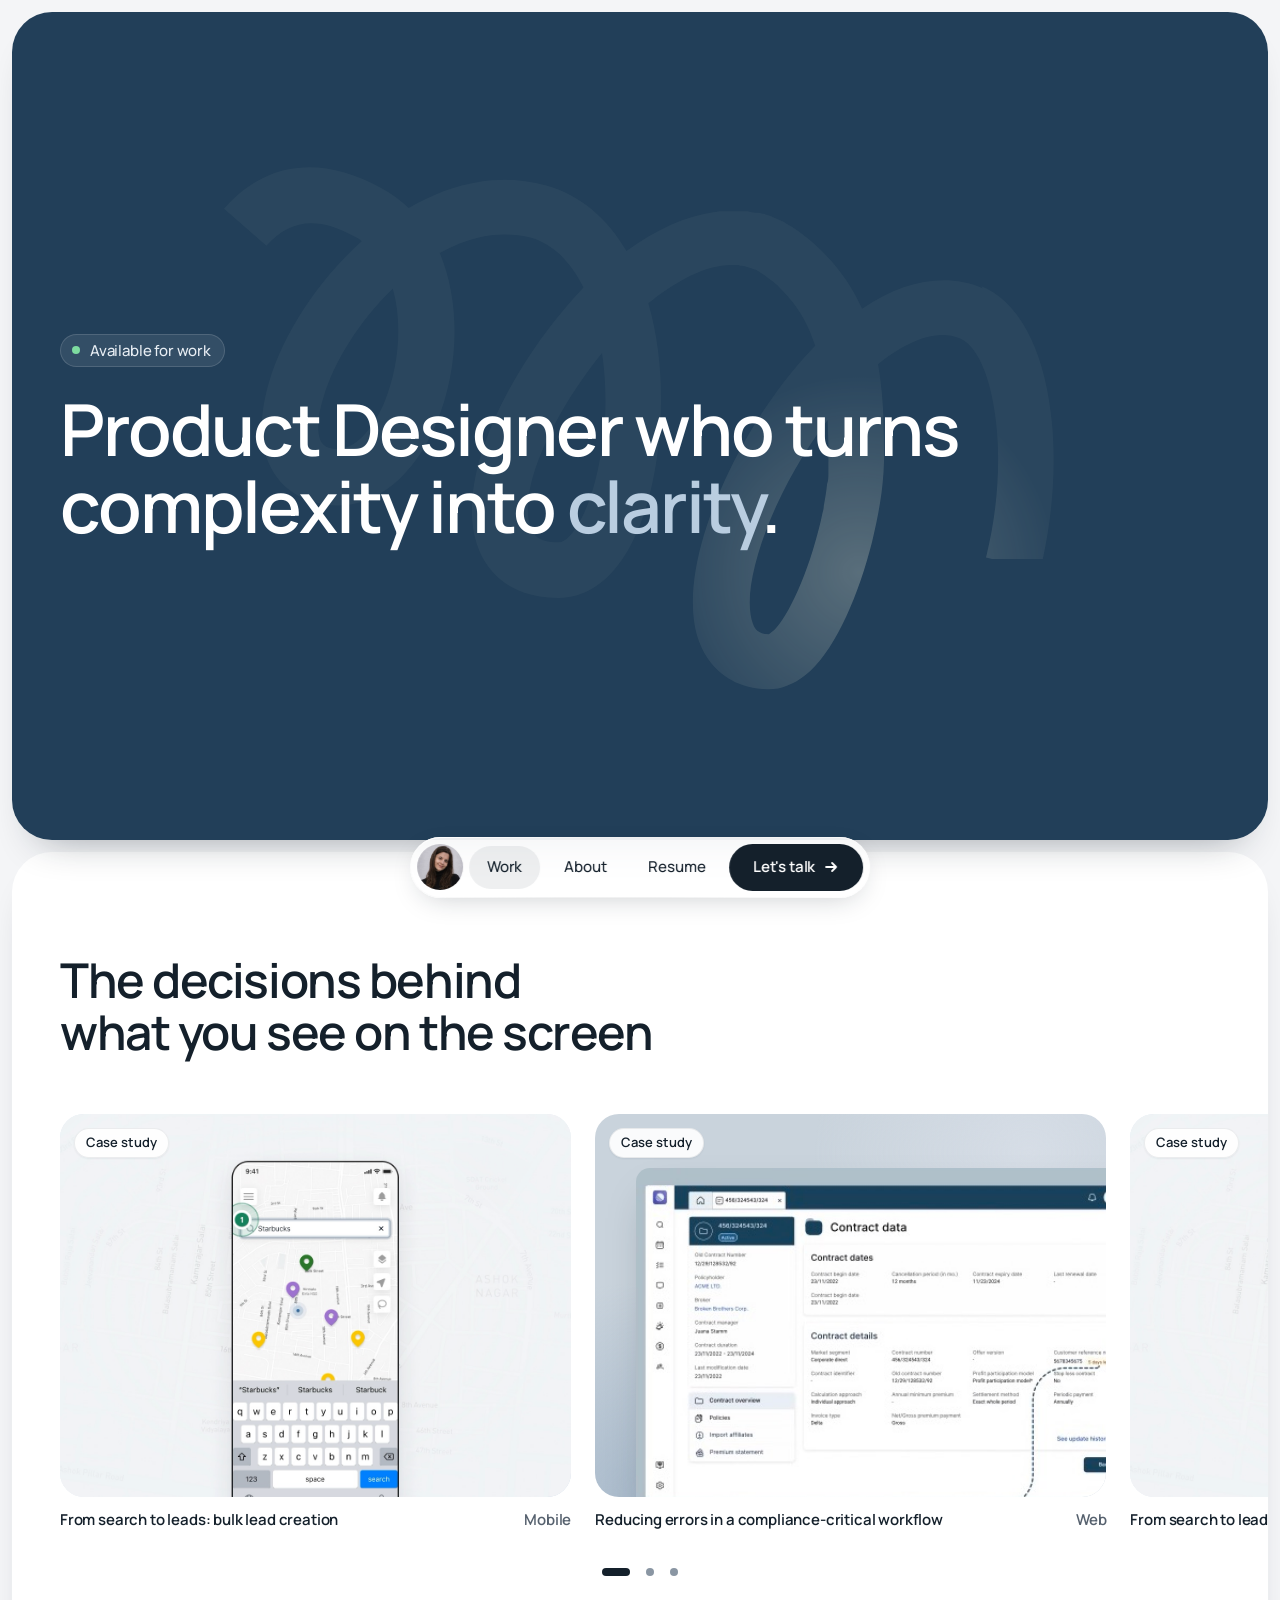
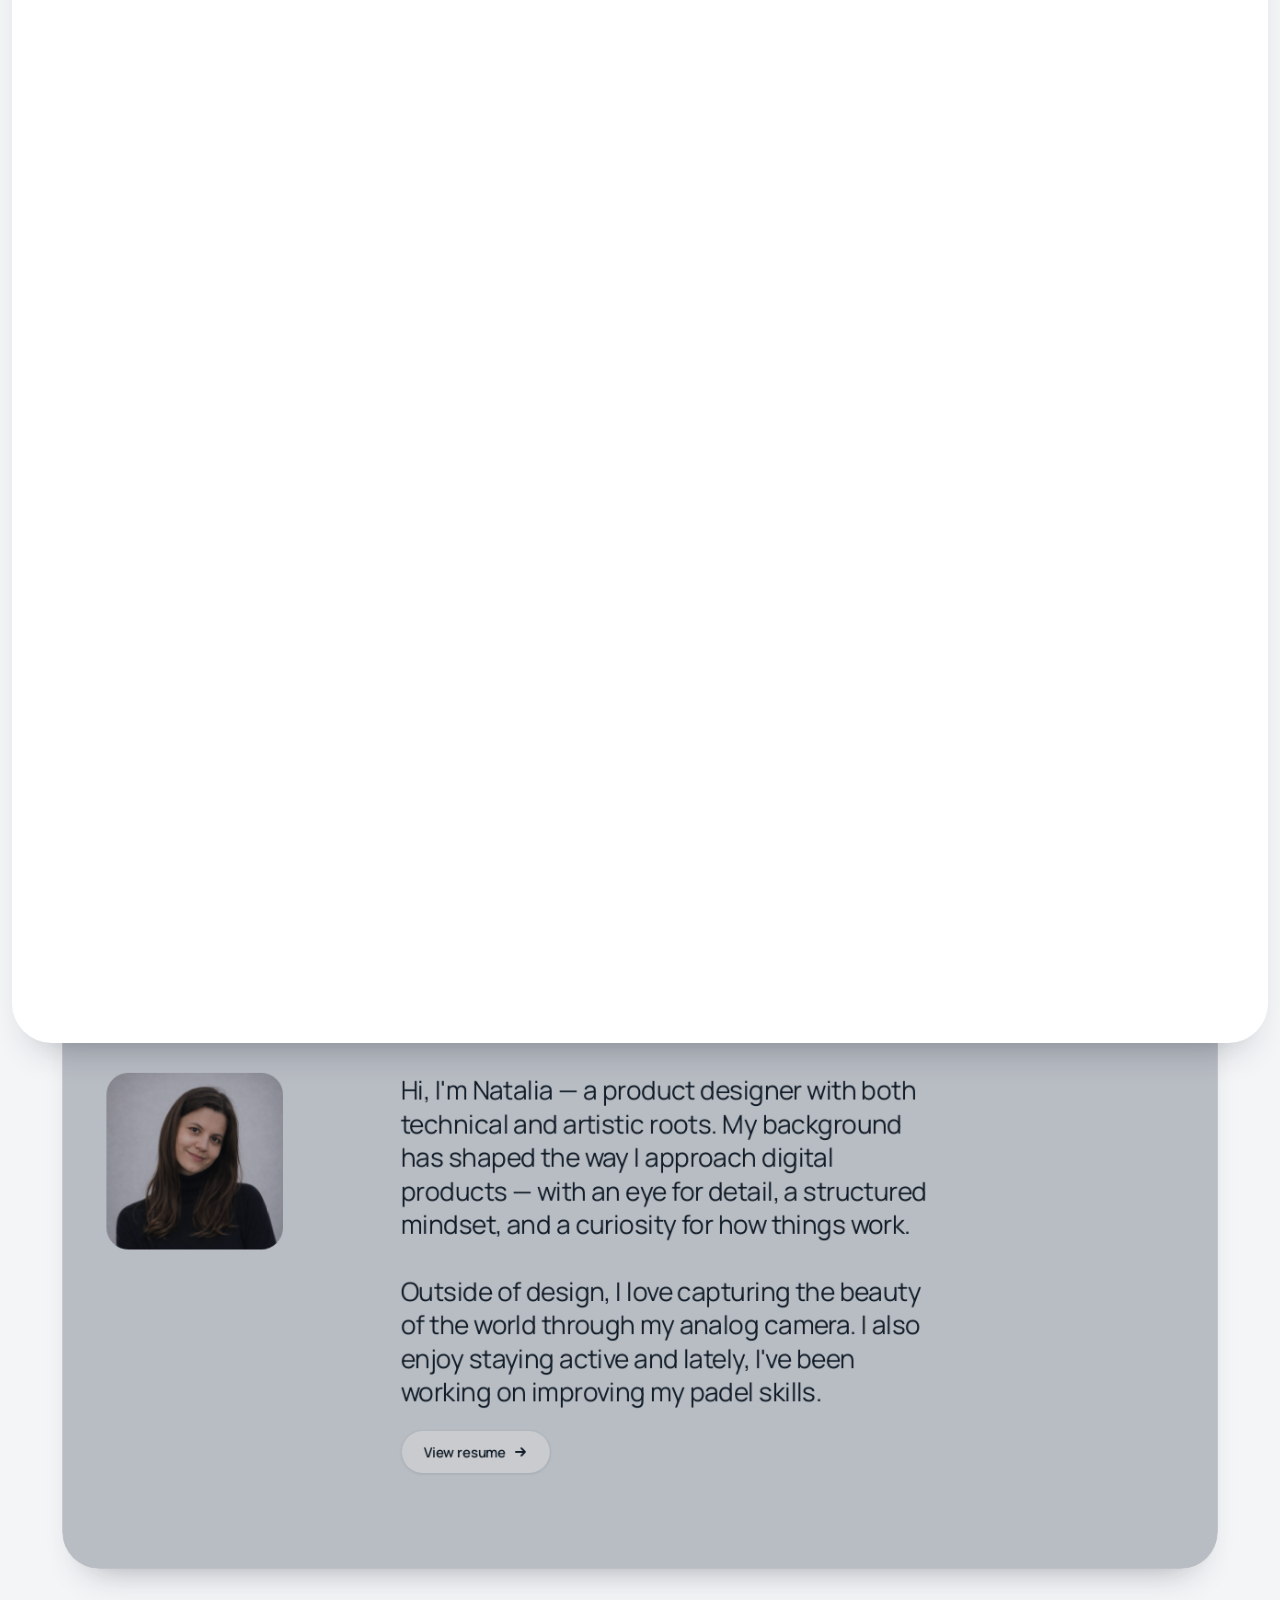
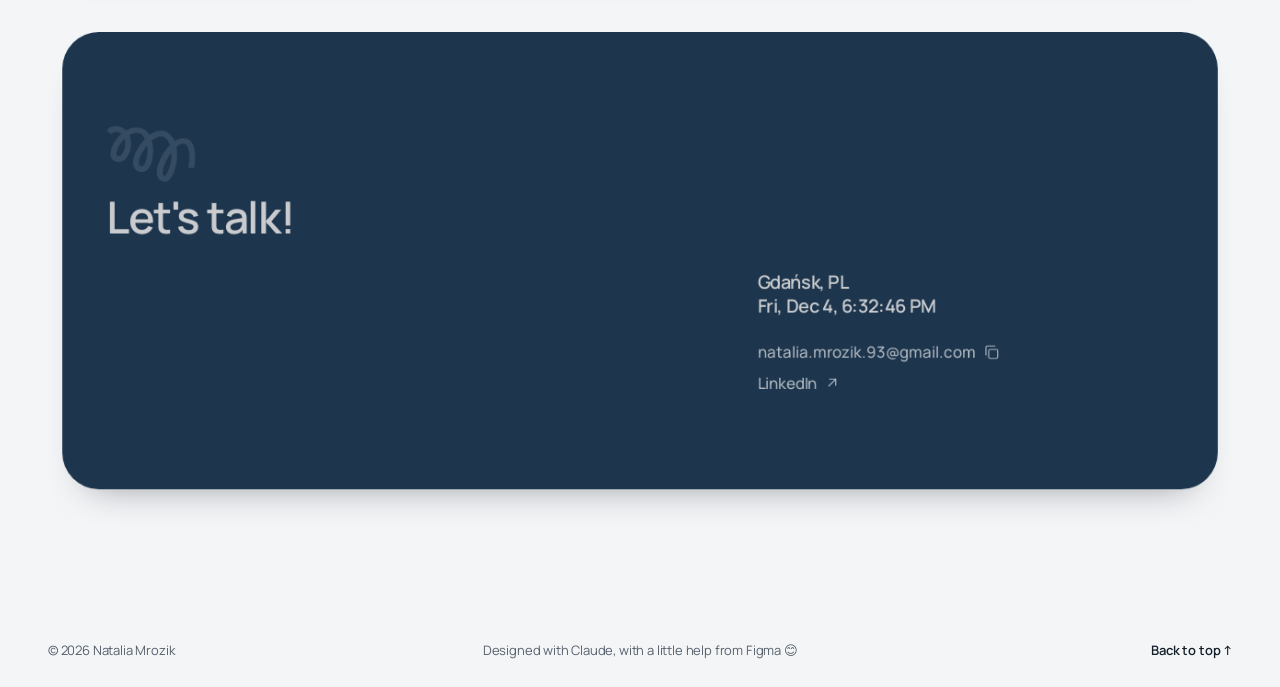
<file: index.html>
<!doctype html>
<html lang="en">
<head>
  <meta charset="utf-8">
  <meta name="viewport" content="width=device-width, initial-scale=1">
  <title>Natalia Mrozik — Product Designer</title>
  <meta name="description" content="Product Designer simplifying complex SaaS and insurance workflows.">
  <link rel="preconnect" href="https://fonts.googleapis.com">
  <link rel="preconnect" href="https://fonts.gstatic.com" crossorigin>
  <link href="https://fonts.googleapis.com/css2?family=Manrope:wght@400;500;600&display=swap" rel="stylesheet">
  <link rel="stylesheet" href="styles.css?v=89">
</head>
<body>

  <nav class="nav is-wide" aria-label="Main">
    <a href="index.html" class="nav__avatar" aria-label="Home"><img src="assets/avatar.jpg" alt="Natalia Mrozik"></a>
    <span class="nav__name">So glad you stopped by! <span aria-hidden="true">👋</span></span>
    <a href="#work" class="nav__link">Work</a>
    <a href="#about" class="nav__link">About</a>
    <a href="#" class="nav__link nav__link--hide-sm">Resume</a>
    <a href="#contact" class="nav__cta">Let's talk
      <svg width="16" height="16" viewBox="0 0 16 16" fill="none" aria-hidden="true"><path d="M3 8h10m0 0L9 4m4 4-4 4" stroke="currentColor" stroke-width="1.8" stroke-linecap="round" stroke-linejoin="round"/></svg>
    </a>
  </nav>

  <!-- HERO -->
  <header class="section section--navy hero">
    <svg class="hero__logo" viewBox="0 0 125.6 79.1" aria-hidden="true">
      <defs>
        <mask id="logo-draw" maskUnits="userSpaceOnUse" x="-10" y="-10" width="146" height="100">
          <path class="hero__logo-line" d="M3.2,9.3C3.8,8.8 5.4,7.2 7,6.5C8.6,5.8 10.6,5 12.6,5C14.6,5 16.9,5.5 19,6.5C21.1,7.5 23.3,8.9 25,11C26.7,13.1 28.1,16 29,19C29.9,22 30.5,25.8 30.5,29C30.5,32.2 30.1,35.3 29,38C27.9,40.7 26.1,43.5 24,45C21.9,46.5 18.8,47.2 16.5,47C14.2,46.8 11.6,45.5 10.5,43.5C9.4,41.5 9.6,37.9 9.8,35C10.1,32.1 10.8,28.8 12,26C13.2,23.2 15.2,20.4 17,18C18.8,15.6 20.8,13.2 23,11.5C25.2,9.8 27.8,8.4 30,7.5C32.2,6.6 34,6.2 36,6C38,5.8 39.8,6 42,6.5C44.2,7 46.8,7.6 49,9C51.2,10.4 53.3,12.5 55,15C56.7,17.5 58.1,21 59,24C59.9,27 60.4,29.7 60.5,33C60.6,36.3 60.3,40.3 59.5,44C58.7,47.7 57.2,52.2 55.5,55C53.8,57.8 51.1,60.4 49,61C46.9,61.6 44.2,60.5 43,58.5C41.8,56.5 41.3,52.4 41.5,49C41.7,45.6 42.8,41.7 44,38C45.2,34.3 47,30.3 49,27C51,23.7 53.7,20.3 56,18C58.3,15.7 60.7,14.1 63,13C65.3,11.9 67.8,11.7 70,11.5C72.2,11.3 73.8,11.6 76,12C78.2,12.4 80.8,12.5 83,14C85.2,15.5 87.3,18.2 89,21C90.7,23.8 92.2,27.5 93,31C93.8,34.5 94.1,38.2 94,42C93.9,45.8 93.5,50 92.5,54C91.5,58 89.8,62.6 88,66C86.2,69.4 83.5,73.7 81.5,74.5C79.5,75.3 77.2,73.1 76,71C74.8,68.9 74.4,65.5 74.5,62C74.6,58.5 75.4,53.8 76.5,50C77.6,46.2 79.1,42.3 81,39C82.9,35.7 85.7,32.4 88,30C90.3,27.6 92.8,25.8 95,24.5C97.2,23.2 98.9,22.4 101,22C103.1,21.6 105.5,21.7 107.5,22C109.5,22.3 111.3,22.7 113,24C114.7,25.3 116.4,27.3 117.5,30C118.6,32.7 119.2,36.7 119.5,40C119.8,43.3 119.7,46.8 119.5,50C119.3,53.2 118.7,57.5 118.5,59" pathLength="1"/>
        </mask>
        <radialGradient id="logo-spot-grad" gradientUnits="userSpaceOnUse" cx="60" cy="40" r="30">
          <stop offset="0" stop-color="#fff"/>
          <stop offset="1" stop-color="#fff" stop-opacity="0"/>
        </radialGradient>
        <mask id="logo-spot" maskUnits="userSpaceOnUse" x="-10" y="-10" width="146" height="100">
          <rect x="-10" y="-10" width="146" height="100" fill="url(#logo-spot-grad)"/>
        </mask>
      </defs>
      <g mask="url(#logo-draw)">
        <path class="hero__logo-fill" d="M114.6,18.3c-5.5-2.3-11.8-1.2-18.2,3.1-2.1-4.6-5.4-8.9-10.5-12.3-.4-.3-.9-.5-1.3-.8,0,0,0,0,0,0-.9-.4-1.7-.8-2.6-1.1-.1,0-.2,0-.3-.1-.3,0-.6-.2-1-.2-.1,0-.3,0-.4,0-.4,0-.8-.1-1.2-.2-.2,0-.4,0-.6,0-.3,0-.5,0-.8,0-.2,0-.4,0-.6,0-.4,0-.8,0-1.2,0-.1,0-.2,0-.4,0-.4,0-.8,0-1.2.1,0,0-.2,0-.2,0-4.3.6-8.8,2.6-13.3,5.9-2.8-4.8-6.8-8.4-12.1-9.9-7.2-2-14.4-.4-20.8,3.4-1.2-1.2-2.6-2.2-4.1-3C14.6-1.9,6.2-.8,0,6.3l6.4,5.6c3.6-4,7.7-4.5,13.3-1.4.4.2.8.4,1.1.7-6.7,6-11.9,14.1-14,21.3-3.2,10.8,1.2,16.4,6.4,18,7.5,2.4,14.7-2.1,18.8-11.6,3.4-8,3.9-18,.6-25.9,4.4-2.5,9.2-3.5,13.8-2.3,3.4,1,6,3.7,7.9,7.5-1,1.1-2.1,2.3-3.1,3.5h0c-3.2,3.8-6.1,8.1-8.5,12.6-2.8,5.2-7,15.1-4.5,22.7,1,3,3.9,8,12.2,8.1,0,0,.1,0,.2,0,7.3,0,12.9-7.9,14.8-21.2,1.1-7.8.8-16.1-1.3-23.3.3-.3.7-.5,1-.8,3.4-2.6,7.9-5.2,12-5,0,0,0,0,0,0,.3,0,.6,0,.9.1,0,0,.1,0,.2,0,.6.1,1.3.3,1.9.6,0,0,0,0,.1,0,.3.1.6.3.9.5.8.5,1.6,1.1,2.3,1.7.1.1.3.2.4.4.2.2.3.3.5.5.3.3.6.6.8.9,0,0,0,0,.1.1,1.9,2.1,3.2,4.6,4.1,7.4-11.7,12-21.7,33.7-17.5,44.8,1.7,4.4,5.3,6.9,10.2,7.1.1,0,.2,0,.3,0,2.2,0,4.3-1,6.3-2.8,4-3.8,7.3-11.6,9.3-19.5h0c.9-3.7,1.7-7.8,1.8-12.1,0-.3,0-.7,0-1,0,0,0-.1,0-.2s0-.1,0-.2c0-4.3-.1-8.9-.9-13.3,3.5-2.8,8.3-5.6,12.4-3.9,5,2.1,7.8,17.7,3.9,33.1l.9.2h7.7c3.7-16.8,1.3-36.8-9.3-41.2ZM24.2,35.6c-.8,1.9-3.9,8.2-8.4,6.8-2.6-.8-1.3-5.9-.8-7.5,1.6-5.5,5.5-11.7,10.5-16.5,1.5,5.3.9,11.9-1.3,17.2ZM57,42.8c-1.3,9-4.6,13.9-6.4,13.9h0c-3.5,0-4-1.5-4.3-2.3-2-5.8,3.6-17.4,10.8-26.3.7,4.7.7,9.8,0,14.7ZM82.3,70.6c-1.7-.1-2.1-.8-2.4-1.6-2.1-5.5,2.9-19.8,11.3-30.8,0,1.3.1,2.8.1,4.3,0,.3,0,.7,0,1s0,.1,0,.2c0,.4,0,.9,0,1.3,0,.2,0,.4,0,.6,0,.2,0,.5,0,.7,0,.5,0,1.1-.2,1.6,0,0,0,0,0,0-.1,1.1-.3,2.2-.5,3.3,0,0,0,0,0,.1,0,.3-.1.7-.2,1-.3,1.5-.7,3-1.1,4.4h0c-2,7.1-5.1,12.9-6.9,13.8Z"/>
        <path class="hero__logo-glow" d="M114.6,18.3c-5.5-2.3-11.8-1.2-18.2,3.1-2.1-4.6-5.4-8.9-10.5-12.3-.4-.3-.9-.5-1.3-.8,0,0,0,0,0,0-.9-.4-1.7-.8-2.6-1.1-.1,0-.2,0-.3-.1-.3,0-.6-.2-1-.2-.1,0-.3,0-.4,0-.4,0-.8-.1-1.2-.2-.2,0-.4,0-.6,0-.3,0-.5,0-.8,0-.2,0-.4,0-.6,0-.4,0-.8,0-1.2,0-.1,0-.2,0-.4,0-.4,0-.8,0-1.2.1,0,0-.2,0-.2,0-4.3.6-8.8,2.6-13.3,5.9-2.8-4.8-6.8-8.4-12.1-9.9-7.2-2-14.4-.4-20.8,3.4-1.2-1.2-2.6-2.2-4.1-3C14.6-1.9,6.2-.8,0,6.3l6.4,5.6c3.6-4,7.7-4.5,13.3-1.4.4.2.8.4,1.1.7-6.7,6-11.9,14.1-14,21.3-3.2,10.8,1.2,16.4,6.4,18,7.5,2.4,14.7-2.1,18.8-11.6,3.4-8,3.9-18,.6-25.9,4.4-2.5,9.2-3.5,13.8-2.3,3.4,1,6,3.7,7.9,7.5-1,1.1-2.1,2.3-3.1,3.5h0c-3.2,3.8-6.1,8.1-8.5,12.6-2.8,5.2-7,15.1-4.5,22.7,1,3,3.9,8,12.2,8.1,0,0,.1,0,.2,0,7.3,0,12.9-7.9,14.8-21.2,1.1-7.8.8-16.1-1.3-23.3.3-.3.7-.5,1-.8,3.4-2.6,7.9-5.2,12-5,0,0,0,0,0,0,.3,0,.6,0,.9.1,0,0,.1,0,.2,0,.6.1,1.3.3,1.9.6,0,0,0,0,.1,0,.3.1.6.3.9.5.8.5,1.6,1.1,2.3,1.7.1.1.3.2.4.4.2.2.3.3.5.5.3.3.6.6.8.9,0,0,0,0,.1.1,1.9,2.1,3.2,4.6,4.1,7.4-11.7,12-21.7,33.7-17.5,44.8,1.7,4.4,5.3,6.9,10.2,7.1.1,0,.2,0,.3,0,2.2,0,4.3-1,6.3-2.8,4-3.8,7.3-11.6,9.3-19.5h0c.9-3.7,1.7-7.8,1.8-12.1,0-.3,0-.7,0-1,0,0,0-.1,0-.2s0-.1,0-.2c0-4.3-.1-8.9-.9-13.3,3.5-2.8,8.3-5.6,12.4-3.9,5,2.1,7.8,17.7,3.9,33.1l.9.2h7.7c3.7-16.8,1.3-36.8-9.3-41.2ZM24.2,35.6c-.8,1.9-3.9,8.2-8.4,6.8-2.6-.8-1.3-5.9-.8-7.5,1.6-5.5,5.5-11.7,10.5-16.5,1.5,5.3.9,11.9-1.3,17.2ZM57,42.8c-1.3,9-4.6,13.9-6.4,13.9h0c-3.5,0-4-1.5-4.3-2.3-2-5.8,3.6-17.4,10.8-26.3.7,4.7.7,9.8,0,14.7ZM82.3,70.6c-1.7-.1-2.1-.8-2.4-1.6-2.1-5.5,2.9-19.8,11.3-30.8,0,1.3.1,2.8.1,4.3,0,.3,0,.7,0,1s0,.1,0,.2c0,.4,0,.9,0,1.3,0,.2,0,.4,0,.6,0,.2,0,.5,0,.7,0,.5,0,1.1-.2,1.6,0,0,0,0,0,0-.1,1.1-.3,2.2-.5,3.3,0,0,0,0,0,.1,0,.3-.1.7-.2,1-.3,1.5-.7,3-1.1,4.4h0c-2,7.1-5.1,12.9-6.9,13.8Z" mask="url(#logo-spot)"/>
      </g>
    </svg>
    <div class="wrap hero__main">
      <p class="hero__status">Available for work</p>
      <h1 class="hero__title">Product Designer who turns complexity into <em>clarity</em>.</h1>
    </div>
  </header>

  <!-- WORK -->
  <section class="section section--white" id="work">
    <div class="wrap work-sticky">
      <div class="work-head reveal">
        <div>
          <h2 id="work-title">The decisions behind<br>what you see on the screen</h2>
        </div>
      </div>

      <div class="carousel reveal">
      <div class="projects" id="projects" role="region" aria-roledescription="carousel" aria-labelledby="work-title" tabindex="0">
        <a class="tile" href="case-sales.html">
          <div class="tile__media tile__media--sky tile__media--video">
            <span class="tile__tag">Case study</span>
            <video src="assets/sales-tile.mp4" poster="assets/sales-tile-poster.jpg" muted loop playsinline autoplay preload="metadata" aria-label="Animated preview: searching on the map, fixes 1 to 4 appear in turn"></video>
          </div>
          <div class="tile__meta">
            <h3>From search to leads: bulk lead creation</h3>
            <span>Mobile</span>
          </div>
        </a>

        <a class="tile" href="case-insurance.html">
          <div class="tile__media tile__media--dusk">
            <span class="tile__tag">Case study</span>
            <img src="assets/ins-flow-1.jpg" alt="Web screens of the CRN update workflow">
          </div>
          <div class="tile__meta">
            <h3>Reducing errors in a compliance-critical workflow</h3>
            <span>Web</span>
          </div>
        </a>
      
        <a class="tile" href="case-sales.html">
          <div class="tile__media tile__media--sky tile__media--video">
            <span class="tile__tag">Case study</span>
            <video src="assets/sales-tile.mp4" poster="assets/sales-tile-poster.jpg" muted loop playsinline autoplay preload="metadata" aria-label="Animated preview: searching on the map, fixes 1 to 4 appear in turn"></video>
          </div>
          <div class="tile__meta">
            <h3>From search to leads: bulk lead creation</h3>
            <span>Mobile</span>
          </div>
        </a>

        <a class="tile" href="case-insurance.html">
          <div class="tile__media tile__media--dusk">
            <span class="tile__tag">Case study</span>
            <img src="assets/ins-flow-1.jpg" alt="Web screens of the CRN update workflow">
          </div>
          <div class="tile__meta">
            <h3>Reducing errors in a compliance-critical workflow</h3>
            <span>Web</span>
          </div>
        </a>
      </div>
      <div class="carousel__status" hidden>
        <div class="carousel__dots" role="group" aria-label="Carousel position"></div>
      </div>
      </div>
    </div>
    <div class="work-travel" aria-hidden="true"></div>
  </section>

  <!-- ABOUT -->
  <section class="section" id="about">
    <div class="wrap about">
      <div class="about__photo reveal"><img src="assets/portrait.jpg" alt="Portrait of Natalia Mrozik" width="800" height="1200" loading="lazy"></div>
      <div class="about__body reveal">
        <div class="about__text">
          <p>Hi, I'm Natalia — a product designer with both technical and artistic roots. My background has shaped the way I approach digital products — with an eye for detail, a structured mindset, and a curiosity for how things work.</p>
          <p>Outside of design, I love capturing the beauty of the world through my analog camera. I also enjoy staying active and lately, I've been working on improving my padel skills.</p>
        </div>
        <a class="btn btn--outline" href="#">
          View resume
          <svg width="16" height="16" viewBox="0 0 16 16" fill="none" aria-hidden="true"><path d="M3 8h10m0 0L9 4m4 4-4 4" stroke="currentColor" stroke-width="1.8" stroke-linecap="round" stroke-linejoin="round"/></svg>
        </a>
      </div>
    </div>
  </section>

  <!-- CONTACT: the last navy card, followed only by the credits line. "Let's talk!" on top; under it, on the
       right: where and when I am (live clock), then my e-mail (click copies) and LinkedIn as plain text links -->
  <section class="section section--navy contact" id="contact" aria-labelledby="contact-title">
    <div class="wrap contact__grid reveal">
      <!-- the hero logo above the title, drawing itself in (same stroke mask as the hero) when the card comes into view -->
      <svg class="contact__logo" viewBox="0 0 125.6 79.1" aria-hidden="true"><defs><mask id="contact-logo-draw" maskUnits="userSpaceOnUse" x="-10" y="-10" width="146" height="100"><path class="contact__logo-line" d="M3.2,9.3C3.8,8.8 5.4,7.2 7,6.5C8.6,5.8 10.6,5 12.6,5C14.6,5 16.9,5.5 19,6.5C21.1,7.5 23.3,8.9 25,11C26.7,13.1 28.1,16 29,19C29.9,22 30.5,25.8 30.5,29C30.5,32.2 30.1,35.3 29,38C27.9,40.7 26.1,43.5 24,45C21.9,46.5 18.8,47.2 16.5,47C14.2,46.8 11.6,45.5 10.5,43.5C9.4,41.5 9.6,37.9 9.8,35C10.1,32.1 10.8,28.8 12,26C13.2,23.2 15.2,20.4 17,18C18.8,15.6 20.8,13.2 23,11.5C25.2,9.8 27.8,8.4 30,7.5C32.2,6.6 34,6.2 36,6C38,5.8 39.8,6 42,6.5C44.2,7 46.8,7.6 49,9C51.2,10.4 53.3,12.5 55,15C56.7,17.5 58.1,21 59,24C59.9,27 60.4,29.7 60.5,33C60.6,36.3 60.3,40.3 59.5,44C58.7,47.7 57.2,52.2 55.5,55C53.8,57.8 51.1,60.4 49,61C46.9,61.6 44.2,60.5 43,58.5C41.8,56.5 41.3,52.4 41.5,49C41.7,45.6 42.8,41.7 44,38C45.2,34.3 47,30.3 49,27C51,23.7 53.7,20.3 56,18C58.3,15.7 60.7,14.1 63,13C65.3,11.9 67.8,11.7 70,11.5C72.2,11.3 73.8,11.6 76,12C78.2,12.4 80.8,12.5 83,14C85.2,15.5 87.3,18.2 89,21C90.7,23.8 92.2,27.5 93,31C93.8,34.5 94.1,38.2 94,42C93.9,45.8 93.5,50 92.5,54C91.5,58 89.8,62.6 88,66C86.2,69.4 83.5,73.7 81.5,74.5C79.5,75.3 77.2,73.1 76,71C74.8,68.9 74.4,65.5 74.5,62C74.6,58.5 75.4,53.8 76.5,50C77.6,46.2 79.1,42.3 81,39C82.9,35.7 85.7,32.4 88,30C90.3,27.6 92.8,25.8 95,24.5C97.2,23.2 98.9,22.4 101,22C103.1,21.6 105.5,21.7 107.5,22C109.5,22.3 111.3,22.7 113,24C114.7,25.3 116.4,27.3 117.5,30C118.6,32.7 119.2,36.7 119.5,40C119.8,43.3 119.7,46.8 119.5,50C119.3,53.2 118.7,57.5 118.5,59" pathLength="1"/></mask></defs><path class="contact__logo-fill" mask="url(#contact-logo-draw)" d="M114.6,18.3c-5.5-2.3-11.8-1.2-18.2,3.1-2.1-4.6-5.4-8.9-10.5-12.3-.4-.3-.9-.5-1.3-.8,0,0,0,0,0,0-.9-.4-1.7-.8-2.6-1.1-.1,0-.2,0-.3-.1-.3,0-.6-.2-1-.2-.1,0-.3,0-.4,0-.4,0-.8-.1-1.2-.2-.2,0-.4,0-.6,0-.3,0-.5,0-.8,0-.2,0-.4,0-.6,0-.4,0-.8,0-1.2,0-.1,0-.2,0-.4,0-.4,0-.8,0-1.2.1,0,0-.2,0-.2,0-4.3.6-8.8,2.6-13.3,5.9-2.8-4.8-6.8-8.4-12.1-9.9-7.2-2-14.4-.4-20.8,3.4-1.2-1.2-2.6-2.2-4.1-3C14.6-1.9,6.2-.8,0,6.3l6.4,5.6c3.6-4,7.7-4.5,13.3-1.4.4.2.8.4,1.1.7-6.7,6-11.9,14.1-14,21.3-3.2,10.8,1.2,16.4,6.4,18,7.5,2.4,14.7-2.1,18.8-11.6,3.4-8,3.9-18,.6-25.9,4.4-2.5,9.2-3.5,13.8-2.3,3.4,1,6,3.7,7.9,7.5-1,1.1-2.1,2.3-3.1,3.5h0c-3.2,3.8-6.1,8.1-8.5,12.6-2.8,5.2-7,15.1-4.5,22.7,1,3,3.9,8,12.2,8.1,0,0,.1,0,.2,0,7.3,0,12.9-7.9,14.8-21.2,1.1-7.8.8-16.1-1.3-23.3.3-.3.7-.5,1-.8,3.4-2.6,7.9-5.2,12-5,0,0,0,0,0,0,.3,0,.6,0,.9.1,0,0,.1,0,.2,0,.6.1,1.3.3,1.9.6,0,0,0,0,.1,0,.3.1.6.3.9.5.8.5,1.6,1.1,2.3,1.7.1.1.3.2.4.4.2.2.3.3.5.5.3.3.6.6.8.9,0,0,0,0,.1.1,1.9,2.1,3.2,4.6,4.1,7.4-11.7,12-21.7,33.7-17.5,44.8,1.7,4.4,5.3,6.9,10.2,7.1.1,0,.2,0,.3,0,2.2,0,4.3-1,6.3-2.8,4-3.8,7.3-11.6,9.3-19.5h0c.9-3.7,1.7-7.8,1.8-12.1,0-.3,0-.7,0-1,0,0,0-.1,0-.2s0-.1,0-.2c0-4.3-.1-8.9-.9-13.3,3.5-2.8,8.3-5.6,12.4-3.9,5,2.1,7.8,17.7,3.9,33.1l.9.2h7.7c3.7-16.8,1.3-36.8-9.3-41.2ZM24.2,35.6c-.8,1.9-3.9,8.2-8.4,6.8-2.6-.8-1.3-5.9-.8-7.5,1.6-5.5,5.5-11.7,10.5-16.5,1.5,5.3.9,11.9-1.3,17.2ZM57,42.8c-1.3,9-4.6,13.9-6.4,13.9h0c-3.5,0-4-1.5-4.3-2.3-2-5.8,3.6-17.4,10.8-26.3.7,4.7.7,9.8,0,14.7ZM82.3,70.6c-1.7-.1-2.1-.8-2.4-1.6-2.1-5.5,2.9-19.8,11.3-30.8,0,1.3.1,2.8.1,4.3,0,.3,0,.7,0,1s0,.1,0,.2c0,.4,0,.9,0,1.3,0,.2,0,.4,0,.6,0,.2,0,.5,0,.7,0,.5,0,1.1-.2,1.6,0,0,0,0,0,0-.1,1.1-.3,2.2-.5,3.3,0,0,0,0,0,.1,0,.3-.1.7-.2,1-.3,1.5-.7,3-1.1,4.4h0c-2,7.1-5.1,12.9-6.9,13.8Z"/></svg>
      <h2 class="contact__title" id="contact-title">Let's talk!</h2>
      <div class="contact__body">
        <p class="contact__place">Gdańsk, PL<br><time data-clock-live="Europe/Warsaw" aria-live="off">local time</time></p>
        <div class="contact__links">
          <button class="contact__link" data-copy="natalia.mrozik.93@gmail.com" aria-label="Copy e-mail natalia.mrozik.93@gmail.com"><span>natalia.mrozik.93@gmail.com</span> <svg viewBox="0 0 24 24" aria-hidden="true"><rect x="8" y="8" width="13" height="13" rx="2"/><path d="M4 16V5a2 2 0 0 1 2-2h11"/></svg></button>
          <a class="contact__link" href="#" target="_blank" rel="noopener">LinkedIn <svg viewBox="0 0 24 24" aria-hidden="true"><path d="M7 17 17 7M8 7h9v9"/></svg></a>
        </div>
      </div>
    </div>
  </section>

  <!-- Quiet credits line under the last card -->
  <footer class="footer">
    <span>© 2026 Natalia Mrozik</span>
    <p class="footer__credit">Designed with Claude, with a little help from Figma 😊</p>
    <a class="footer__top" href="#">Back to top ↑</a>
  </footer>

  <script src="script.js?v=43"></script>
  <script>
    // Tile preview videos: no autoplay for people who prefer reduced motion
    if (matchMedia('(prefers-reduced-motion: reduce)').matches) document.querySelectorAll('.tile__media--video video').forEach((v) => { v.removeAttribute('autoplay'); v.pause(); });
  </script>
</body>
</html>
</file>
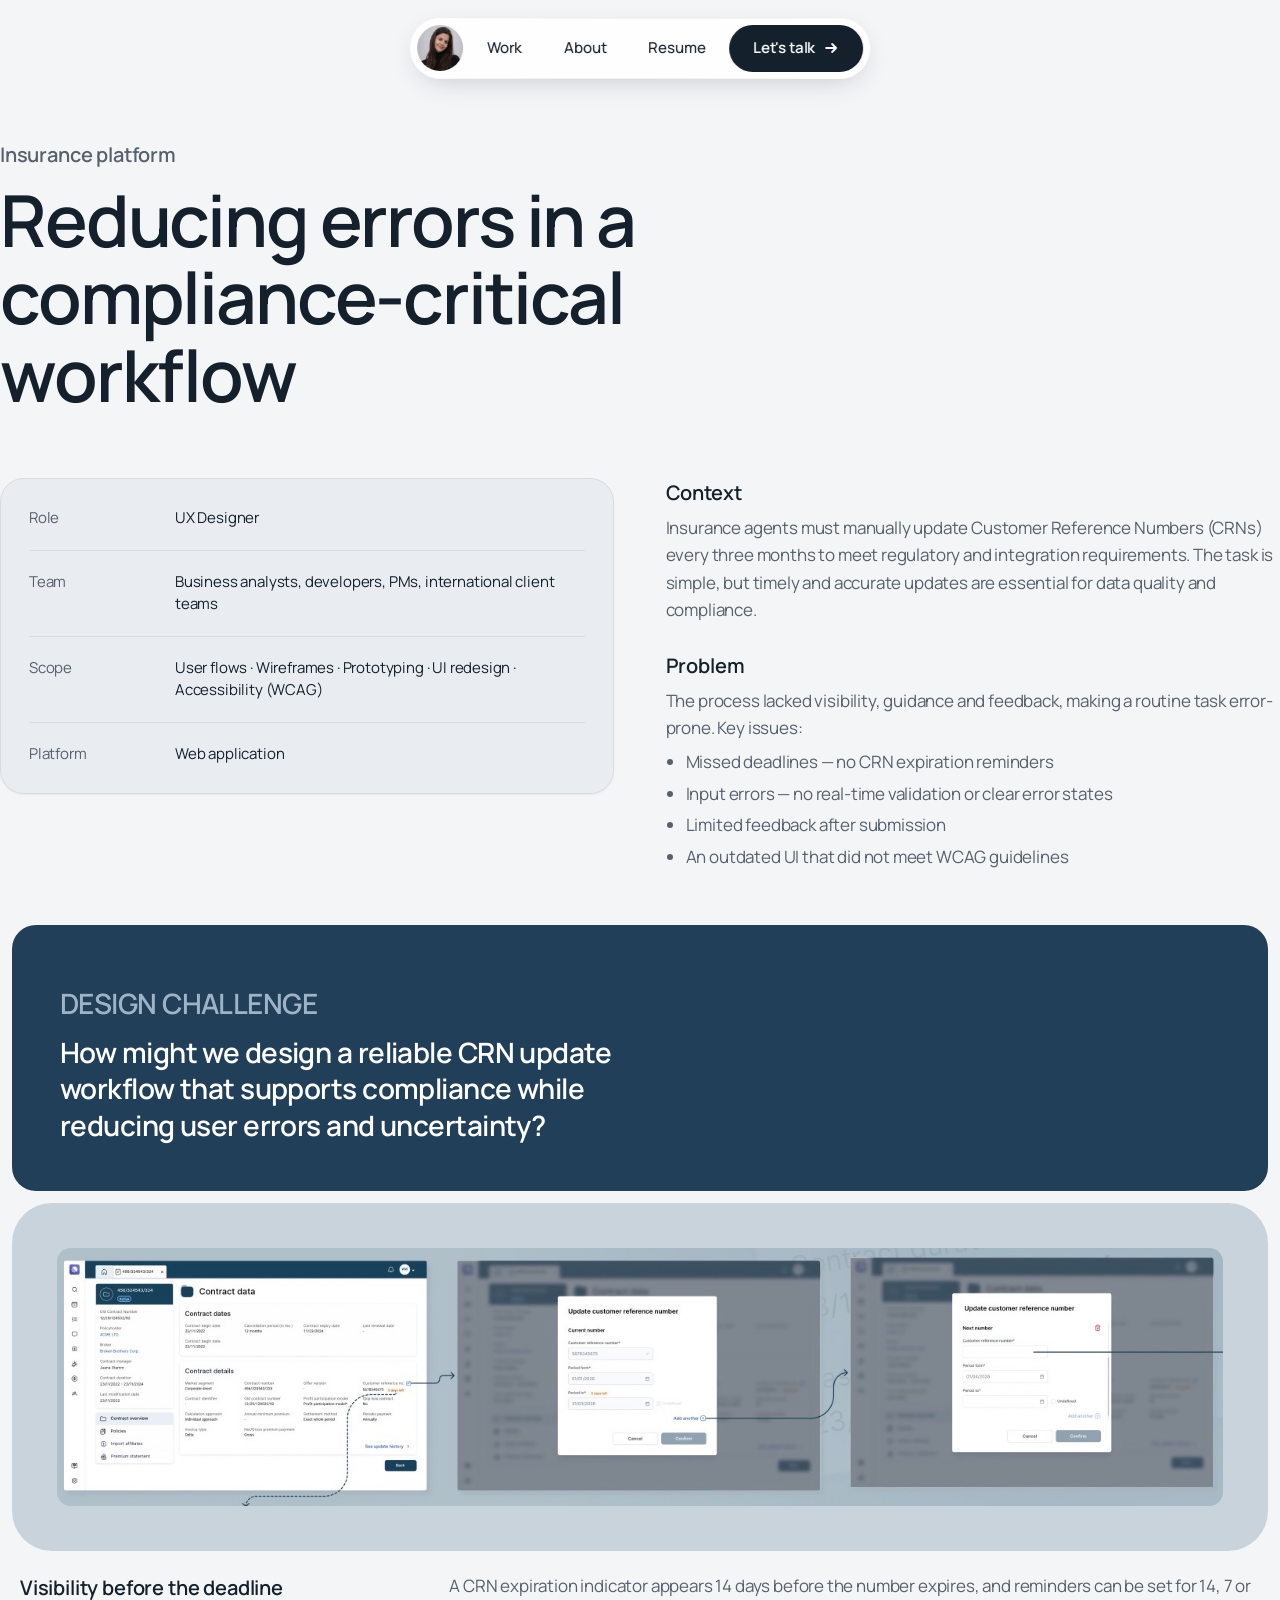
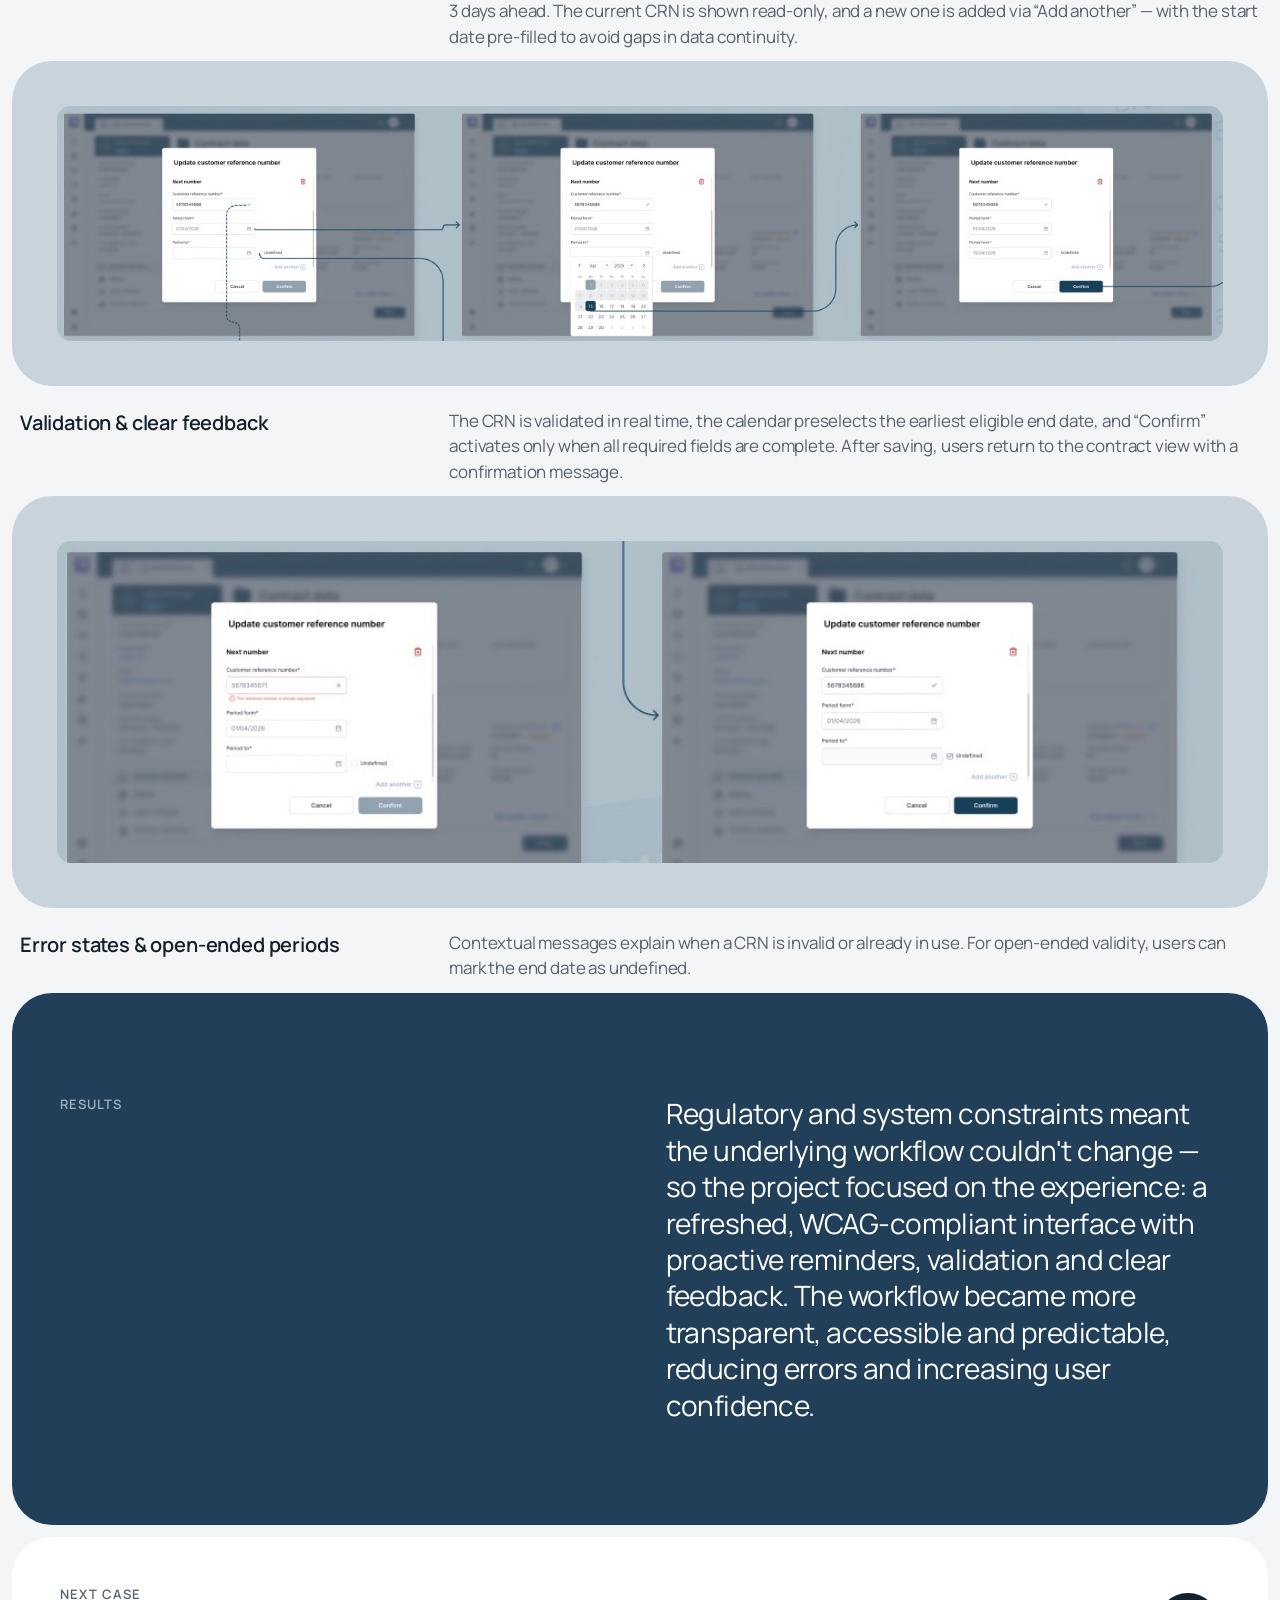
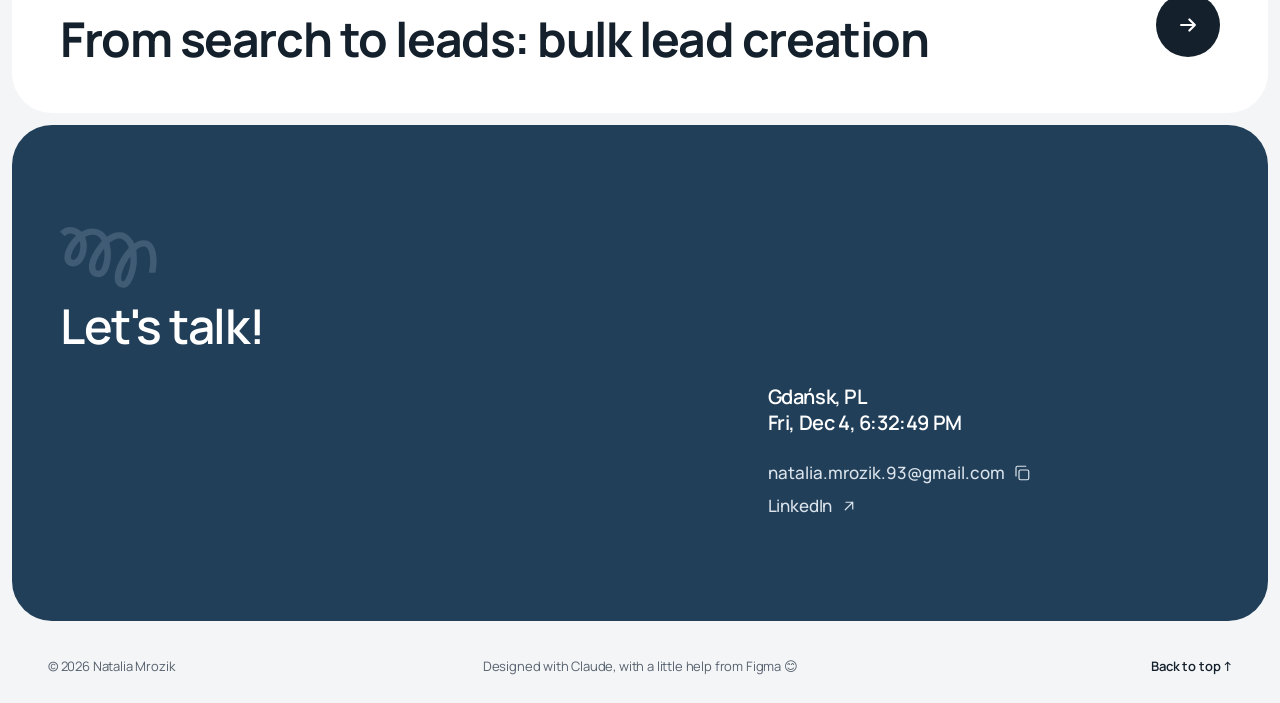
<file: case-insurance.html>
<!doctype html>
<html lang="en">
<head>
  <meta charset="utf-8">
  <meta name="viewport" content="width=device-width, initial-scale=1">
  <title>CRN Update Workflow — Natalia Mrozik</title>
  <link rel="preconnect" href="https://fonts.googleapis.com">
  <link rel="preconnect" href="https://fonts.gstatic.com" crossorigin>
  <link href="https://fonts.googleapis.com/css2?family=Manrope:wght@400;500;600&display=swap" rel="stylesheet">
  <link rel="stylesheet" href="styles.css?v=89">
</head>
<body>

  <nav class="nav" aria-label="Main">
    <a href="index.html" class="nav__avatar" aria-label="Home"><img src="assets/avatar.jpg" alt="Natalia Mrozik"></a>
    <a href="index.html#work" class="nav__link">Work</a>
    <a href="index.html#about" class="nav__link">About</a>
    <a href="#" class="nav__link nav__link--hide-sm">Resume</a>
    <a href="#contact" class="nav__cta">Let's talk
      <svg width="16" height="16" viewBox="0 0 16 16" fill="none" aria-hidden="true"><path d="M3 8h10m0 0L9 4m4 4-4 4" stroke="currentColor" stroke-width="1.8" stroke-linecap="round" stroke-linejoin="round"/></svg>
    </a>
  </nav>

  <header class="wrap case-hero">
    <p class="case-hero__eyebrow">Insurance platform</p>
    <h1>Reducing errors in a compliance-critical workflow</h1>

    <div class="case-intro">
      <div class="card reveal">
        <div class="card__row"><span class="card__key">Role</span><div class="card__val">UX Designer</div></div>
        <div class="card__row"><span class="card__key">Team</span><div class="card__val">Business analysts, developers, PMs, international client teams</div></div>
        <div class="card__row"><span class="card__key">Scope</span><div class="card__val">User flows · Wireframes · Prototyping · UI redesign · Accessibility (WCAG)</div></div>
        <div class="card__row"><span class="card__key">Platform</span><div class="card__val">Web application</div></div>
      </div>
      <div class="reveal">
        <div class="text-block">
          <h3>Context</h3>
          <p>Insurance agents must manually update Customer Reference Numbers (CRNs) every three months to meet regulatory and integration requirements. The task is simple, but timely and accurate updates are essential for data quality and compliance.</p>
        </div>
        <div class="text-block">
          <h3>Problem</h3>
          <p>The process lacked visibility, guidance and feedback, making a routine task error-prone. Key issues:</p>
          <ul style="margin-top: 8px">
            <li>Missed deadlines — no CRN expiration reminders</li>
            <li>Input errors — no real-time validation or clear error states</li>
            <li>Limited feedback after submission</li>
            <li>An outdated UI that did not meet WCAG guidelines</li>
          </ul>
        </div>
      </div>
    </div>
  </header>

  <main class="stack" style="margin-top: 56px">
    <div class="challenge reveal">
      <p class="label">Design challenge</p>
      <p>How might we design a reliable CRN update workflow that supports compliance while reducing user errors and uncertainty?</p>
    </div>

    <figure class="shot reveal">
      <div class="shot__frame shot__frame--navy shot__frame--wide"><img src="assets/ins-flow-1.jpg" alt="Contract data view with CRN expiration indicator and update dialog"></div>
      <p class="scroll-hint wrap">← swipe to see the whole flow →</p>
      <figcaption class="shot__cap wrap">
        <h3>Visibility before the deadline</h3>
        <p>A CRN expiration indicator appears 14 days before the number expires, and reminders can be set for 14, 7 or 3 days ahead. The current CRN is shown read-only, and a new one is added via “Add another” — with the start date pre-filled to avoid gaps in data continuity.</p>
      </figcaption>
    </figure>

    <figure class="shot reveal">
      <div class="shot__frame shot__frame--navy shot__frame--wide"><img src="assets/ins-flow-2.jpg" alt="Real-time validation, smart date picker, confirm and success states"></div>
      <p class="scroll-hint wrap">← swipe to see the whole flow →</p>
      <figcaption class="shot__cap wrap">
        <h3>Validation &amp; clear feedback</h3>
        <p>The CRN is validated in real time, the calendar preselects the earliest eligible end date, and “Confirm” activates only when all required fields are complete. After saving, users return to the contract view with a confirmation message.</p>
      </figcaption>
    </figure>

    <figure class="shot reveal">
      <div class="shot__frame shot__frame--navy shot__frame--wide"><img src="assets/ins-flow-3.jpg" alt="Error state and undefined end date option"></div>
      <figcaption class="shot__cap wrap">
        <h3>Error states &amp; open-ended periods</h3>
        <p>Contextual messages explain when a CRN is invalid or already in use. For open-ended validity, users can mark the end date as undefined.</p>
      </figcaption>
    </figure>

    <section class="section section--navy" style="margin: 12px 0">
      <div class="wrap outcome reveal">
        <div><p class="label">Results</p></div>
        <p class="statement statement--on-navy">Regulatory and system constraints meant the underlying workflow couldn't change — so the project focused on the experience: a refreshed, WCAG-compliant interface with proactive reminders, validation and clear feedback. The workflow became more transparent, accessible and predictable, reducing errors and increasing user confidence.</p>
      </div>
    </section>

    <a class="next reveal" href="case-sales.html">
      <div>
        <p class="label">Next case</p>
        <h3>From search to leads: bulk lead creation</h3>
      </div>
      <span class="next__arrow"><svg width="22" height="22" viewBox="0 0 16 16" fill="none"><path d="M3 8h10m0 0L9 4m4 4-4 4" stroke="currentColor" stroke-width="1.6" stroke-linecap="round" stroke-linejoin="round"/></svg></span>
    </a>
  </main>

  <!-- CONTACT: the last navy card, followed only by the credits line. "Let's talk!" on top; under it, on the
       right: where and when I am (live clock), then my e-mail (click copies) and LinkedIn as plain text links -->
  <section class="section section--navy contact" id="contact" aria-labelledby="contact-title">
    <div class="wrap contact__grid reveal">
      <!-- the hero logo above the title, drawing itself in (same stroke mask as the hero) when the card comes into view -->
      <svg class="contact__logo" viewBox="0 0 125.6 79.1" aria-hidden="true"><defs><mask id="contact-logo-draw" maskUnits="userSpaceOnUse" x="-10" y="-10" width="146" height="100"><path class="contact__logo-line" d="M3.2,9.3C3.8,8.8 5.4,7.2 7,6.5C8.6,5.8 10.6,5 12.6,5C14.6,5 16.9,5.5 19,6.5C21.1,7.5 23.3,8.9 25,11C26.7,13.1 28.1,16 29,19C29.9,22 30.5,25.8 30.5,29C30.5,32.2 30.1,35.3 29,38C27.9,40.7 26.1,43.5 24,45C21.9,46.5 18.8,47.2 16.5,47C14.2,46.8 11.6,45.5 10.5,43.5C9.4,41.5 9.6,37.9 9.8,35C10.1,32.1 10.8,28.8 12,26C13.2,23.2 15.2,20.4 17,18C18.8,15.6 20.8,13.2 23,11.5C25.2,9.8 27.8,8.4 30,7.5C32.2,6.6 34,6.2 36,6C38,5.8 39.8,6 42,6.5C44.2,7 46.8,7.6 49,9C51.2,10.4 53.3,12.5 55,15C56.7,17.5 58.1,21 59,24C59.9,27 60.4,29.7 60.5,33C60.6,36.3 60.3,40.3 59.5,44C58.7,47.7 57.2,52.2 55.5,55C53.8,57.8 51.1,60.4 49,61C46.9,61.6 44.2,60.5 43,58.5C41.8,56.5 41.3,52.4 41.5,49C41.7,45.6 42.8,41.7 44,38C45.2,34.3 47,30.3 49,27C51,23.7 53.7,20.3 56,18C58.3,15.7 60.7,14.1 63,13C65.3,11.9 67.8,11.7 70,11.5C72.2,11.3 73.8,11.6 76,12C78.2,12.4 80.8,12.5 83,14C85.2,15.5 87.3,18.2 89,21C90.7,23.8 92.2,27.5 93,31C93.8,34.5 94.1,38.2 94,42C93.9,45.8 93.5,50 92.5,54C91.5,58 89.8,62.6 88,66C86.2,69.4 83.5,73.7 81.5,74.5C79.5,75.3 77.2,73.1 76,71C74.8,68.9 74.4,65.5 74.5,62C74.6,58.5 75.4,53.8 76.5,50C77.6,46.2 79.1,42.3 81,39C82.9,35.7 85.7,32.4 88,30C90.3,27.6 92.8,25.8 95,24.5C97.2,23.2 98.9,22.4 101,22C103.1,21.6 105.5,21.7 107.5,22C109.5,22.3 111.3,22.7 113,24C114.7,25.3 116.4,27.3 117.5,30C118.6,32.7 119.2,36.7 119.5,40C119.8,43.3 119.7,46.8 119.5,50C119.3,53.2 118.7,57.5 118.5,59" pathLength="1"/></mask></defs><path class="contact__logo-fill" mask="url(#contact-logo-draw)" d="M114.6,18.3c-5.5-2.3-11.8-1.2-18.2,3.1-2.1-4.6-5.4-8.9-10.5-12.3-.4-.3-.9-.5-1.3-.8,0,0,0,0,0,0-.9-.4-1.7-.8-2.6-1.1-.1,0-.2,0-.3-.1-.3,0-.6-.2-1-.2-.1,0-.3,0-.4,0-.4,0-.8-.1-1.2-.2-.2,0-.4,0-.6,0-.3,0-.5,0-.8,0-.2,0-.4,0-.6,0-.4,0-.8,0-1.2,0-.1,0-.2,0-.4,0-.4,0-.8,0-1.2.1,0,0-.2,0-.2,0-4.3.6-8.8,2.6-13.3,5.9-2.8-4.8-6.8-8.4-12.1-9.9-7.2-2-14.4-.4-20.8,3.4-1.2-1.2-2.6-2.2-4.1-3C14.6-1.9,6.2-.8,0,6.3l6.4,5.6c3.6-4,7.7-4.5,13.3-1.4.4.2.8.4,1.1.7-6.7,6-11.9,14.1-14,21.3-3.2,10.8,1.2,16.4,6.4,18,7.5,2.4,14.7-2.1,18.8-11.6,3.4-8,3.9-18,.6-25.9,4.4-2.5,9.2-3.5,13.8-2.3,3.4,1,6,3.7,7.9,7.5-1,1.1-2.1,2.3-3.1,3.5h0c-3.2,3.8-6.1,8.1-8.5,12.6-2.8,5.2-7,15.1-4.5,22.7,1,3,3.9,8,12.2,8.1,0,0,.1,0,.2,0,7.3,0,12.9-7.9,14.8-21.2,1.1-7.8.8-16.1-1.3-23.3.3-.3.7-.5,1-.8,3.4-2.6,7.9-5.2,12-5,0,0,0,0,0,0,.3,0,.6,0,.9.1,0,0,.1,0,.2,0,.6.1,1.3.3,1.9.6,0,0,0,0,.1,0,.3.1.6.3.9.5.8.5,1.6,1.1,2.3,1.7.1.1.3.2.4.4.2.2.3.3.5.5.3.3.6.6.8.9,0,0,0,0,.1.1,1.9,2.1,3.2,4.6,4.1,7.4-11.7,12-21.7,33.7-17.5,44.8,1.7,4.4,5.3,6.9,10.2,7.1.1,0,.2,0,.3,0,2.2,0,4.3-1,6.3-2.8,4-3.8,7.3-11.6,9.3-19.5h0c.9-3.7,1.7-7.8,1.8-12.1,0-.3,0-.7,0-1,0,0,0-.1,0-.2s0-.1,0-.2c0-4.3-.1-8.9-.9-13.3,3.5-2.8,8.3-5.6,12.4-3.9,5,2.1,7.8,17.7,3.9,33.1l.9.2h7.7c3.7-16.8,1.3-36.8-9.3-41.2ZM24.2,35.6c-.8,1.9-3.9,8.2-8.4,6.8-2.6-.8-1.3-5.9-.8-7.5,1.6-5.5,5.5-11.7,10.5-16.5,1.5,5.3.9,11.9-1.3,17.2ZM57,42.8c-1.3,9-4.6,13.9-6.4,13.9h0c-3.5,0-4-1.5-4.3-2.3-2-5.8,3.6-17.4,10.8-26.3.7,4.7.7,9.8,0,14.7ZM82.3,70.6c-1.7-.1-2.1-.8-2.4-1.6-2.1-5.5,2.9-19.8,11.3-30.8,0,1.3.1,2.8.1,4.3,0,.3,0,.7,0,1s0,.1,0,.2c0,.4,0,.9,0,1.3,0,.2,0,.4,0,.6,0,.2,0,.5,0,.7,0,.5,0,1.1-.2,1.6,0,0,0,0,0,0-.1,1.1-.3,2.2-.5,3.3,0,0,0,0,0,.1,0,.3-.1.7-.2,1-.3,1.5-.7,3-1.1,4.4h0c-2,7.1-5.1,12.9-6.9,13.8Z"/></svg>
      <h2 class="contact__title" id="contact-title">Let's talk!</h2>
      <div class="contact__body">
        <p class="contact__place">Gdańsk, PL<br><time data-clock-live="Europe/Warsaw" aria-live="off">local time</time></p>
        <div class="contact__links">
          <button class="contact__link" data-copy="natalia.mrozik.93@gmail.com" aria-label="Copy e-mail natalia.mrozik.93@gmail.com"><span>natalia.mrozik.93@gmail.com</span> <svg viewBox="0 0 24 24" aria-hidden="true"><rect x="8" y="8" width="13" height="13" rx="2"/><path d="M4 16V5a2 2 0 0 1 2-2h11"/></svg></button>
          <a class="contact__link" href="#" target="_blank" rel="noopener">LinkedIn <svg viewBox="0 0 24 24" aria-hidden="true"><path d="M7 17 17 7M8 7h9v9"/></svg></a>
        </div>
      </div>
    </div>
  </section>

  <!-- Quiet credits line under the last card -->
  <footer class="footer">
    <span>© 2026 Natalia Mrozik</span>
    <p class="footer__credit">Designed with Claude, with a little help from Figma 😊</p>
    <a class="footer__top" href="#">Back to top ↑</a>
  </footer>

  <script src="script.js?v=43"></script>
</body>
</html>
</file>
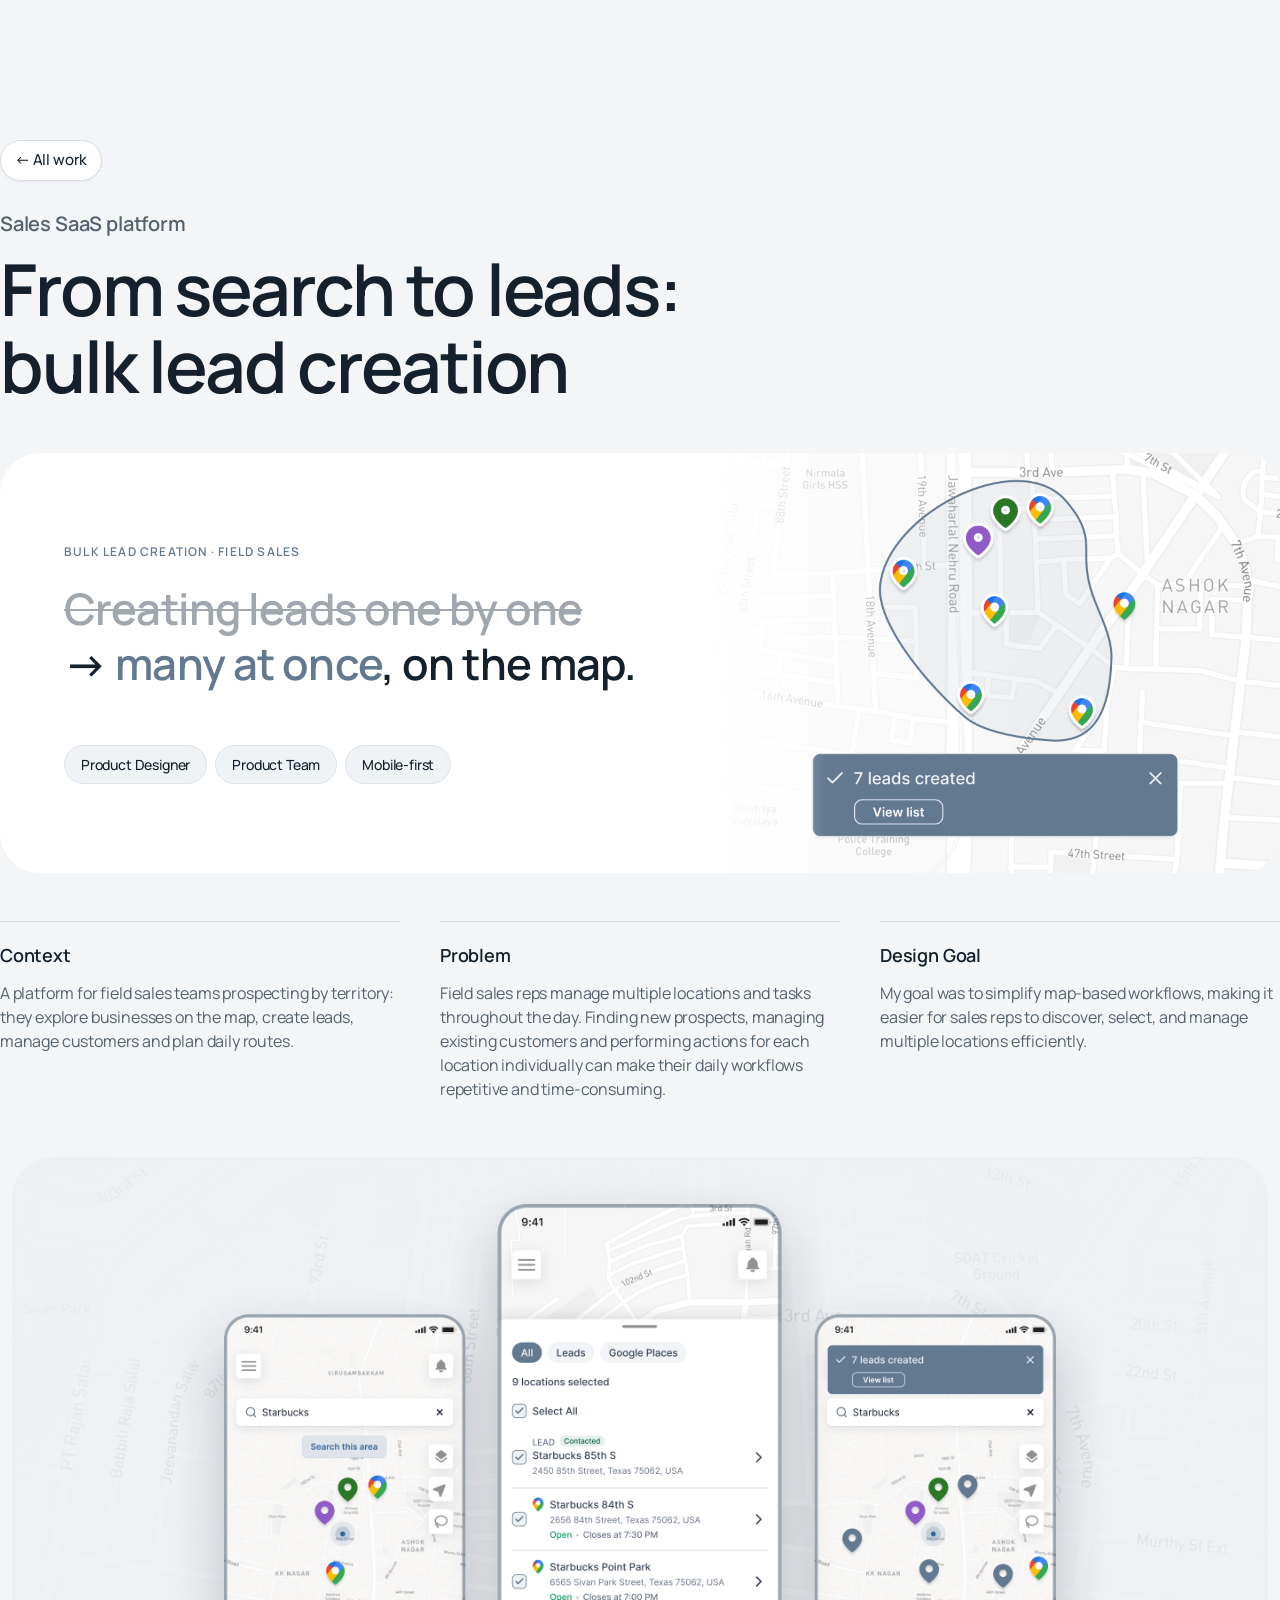
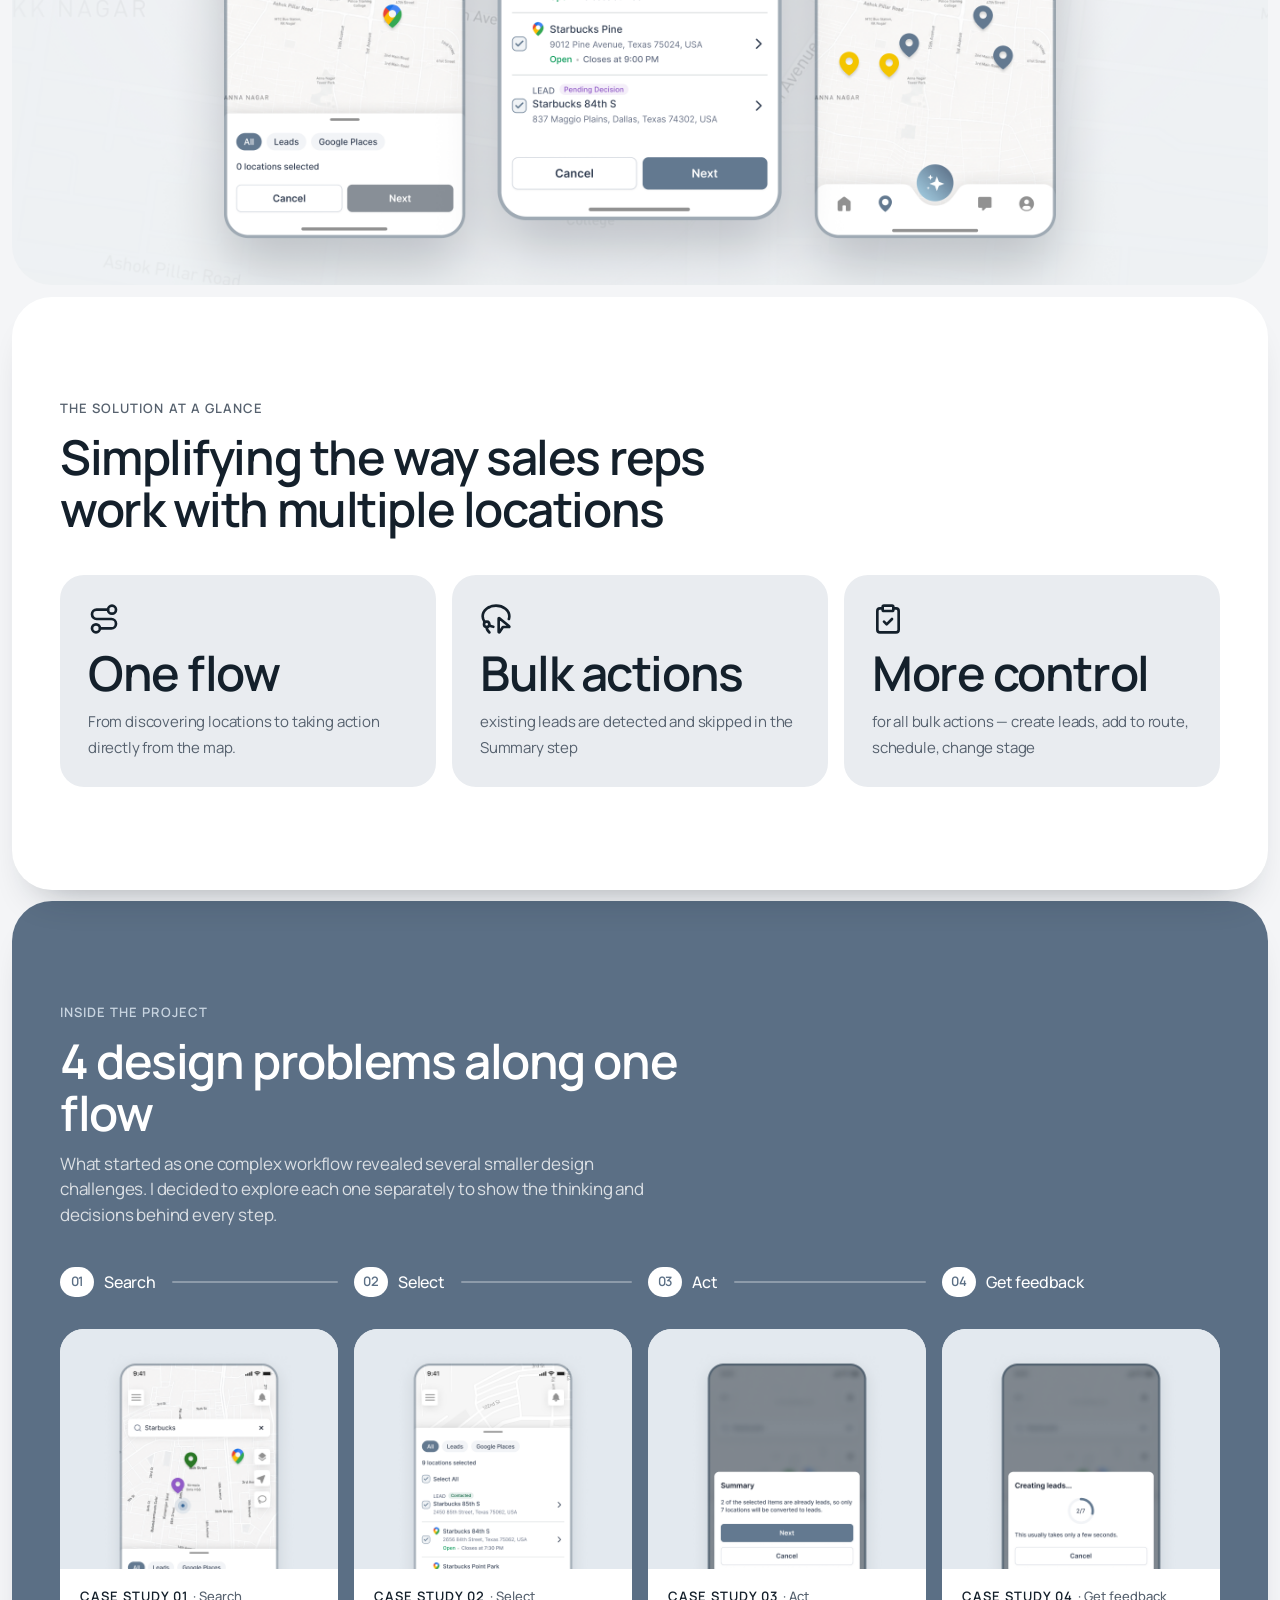
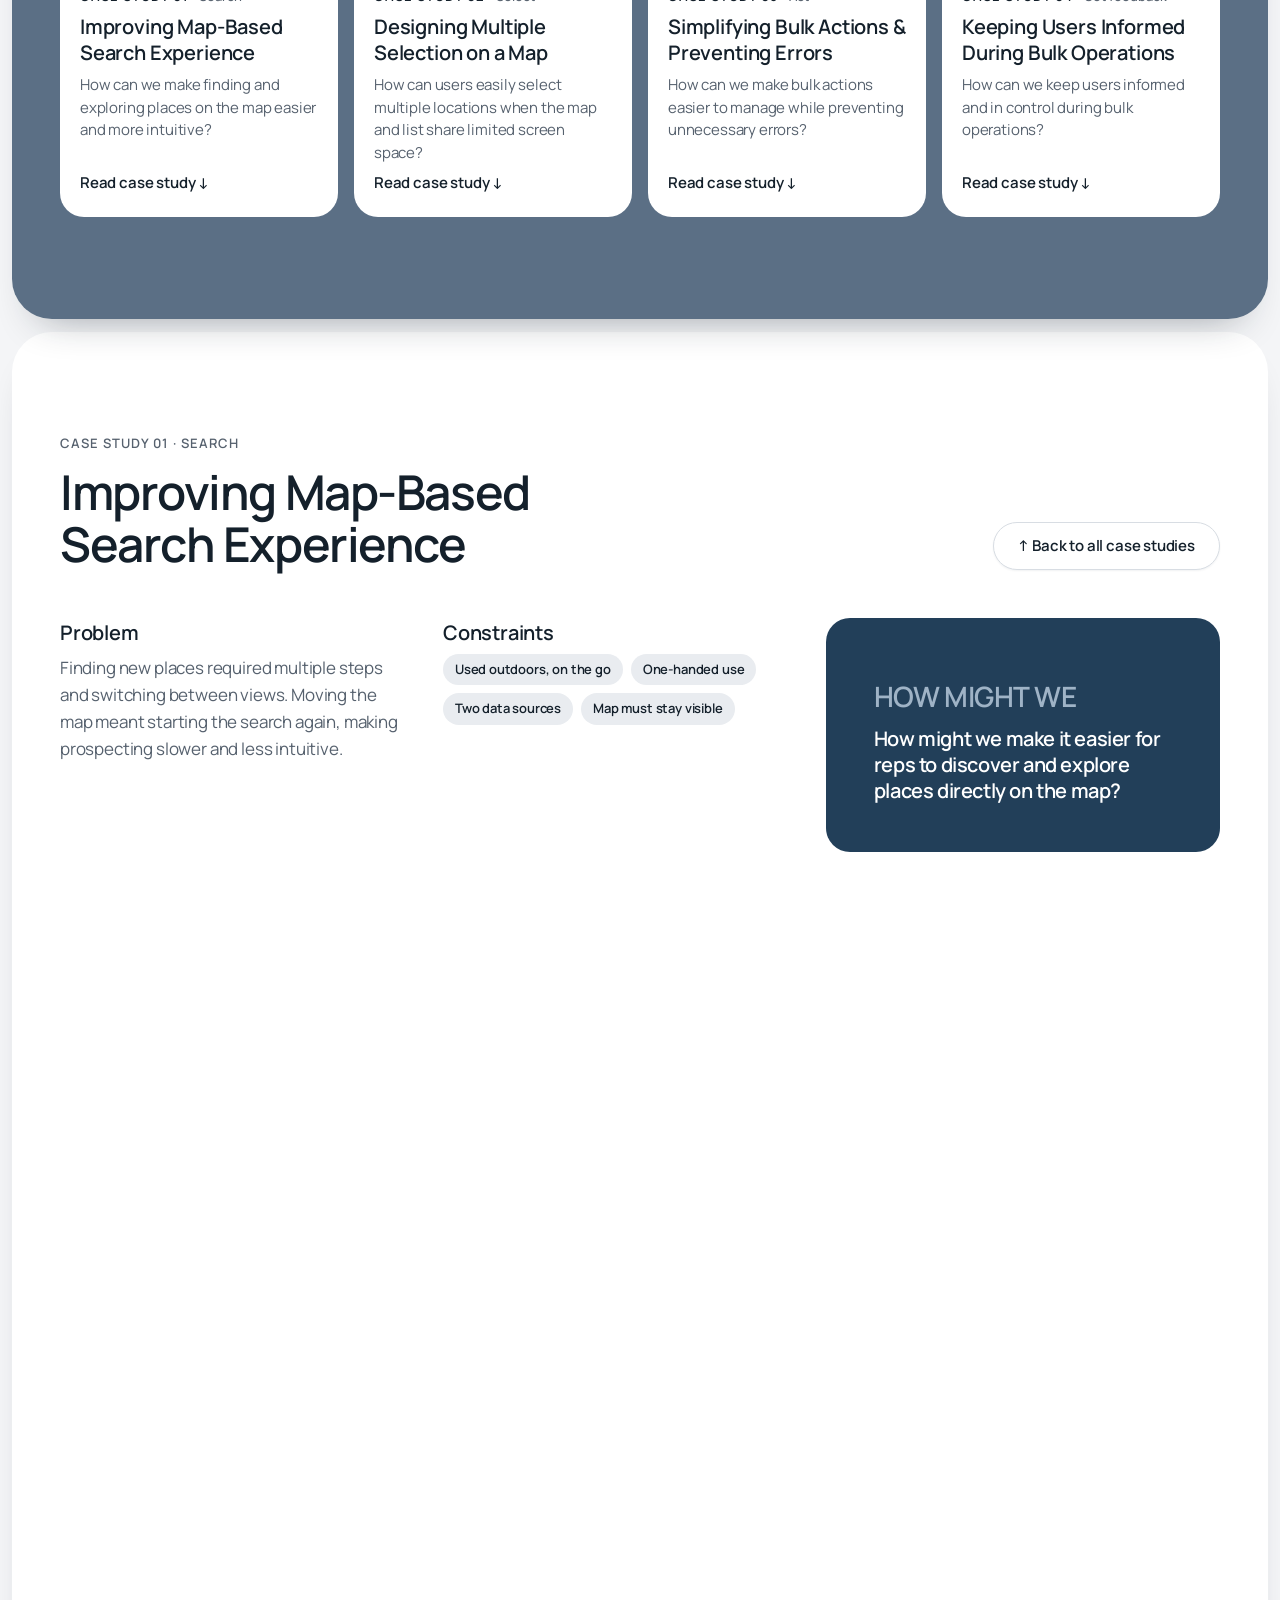
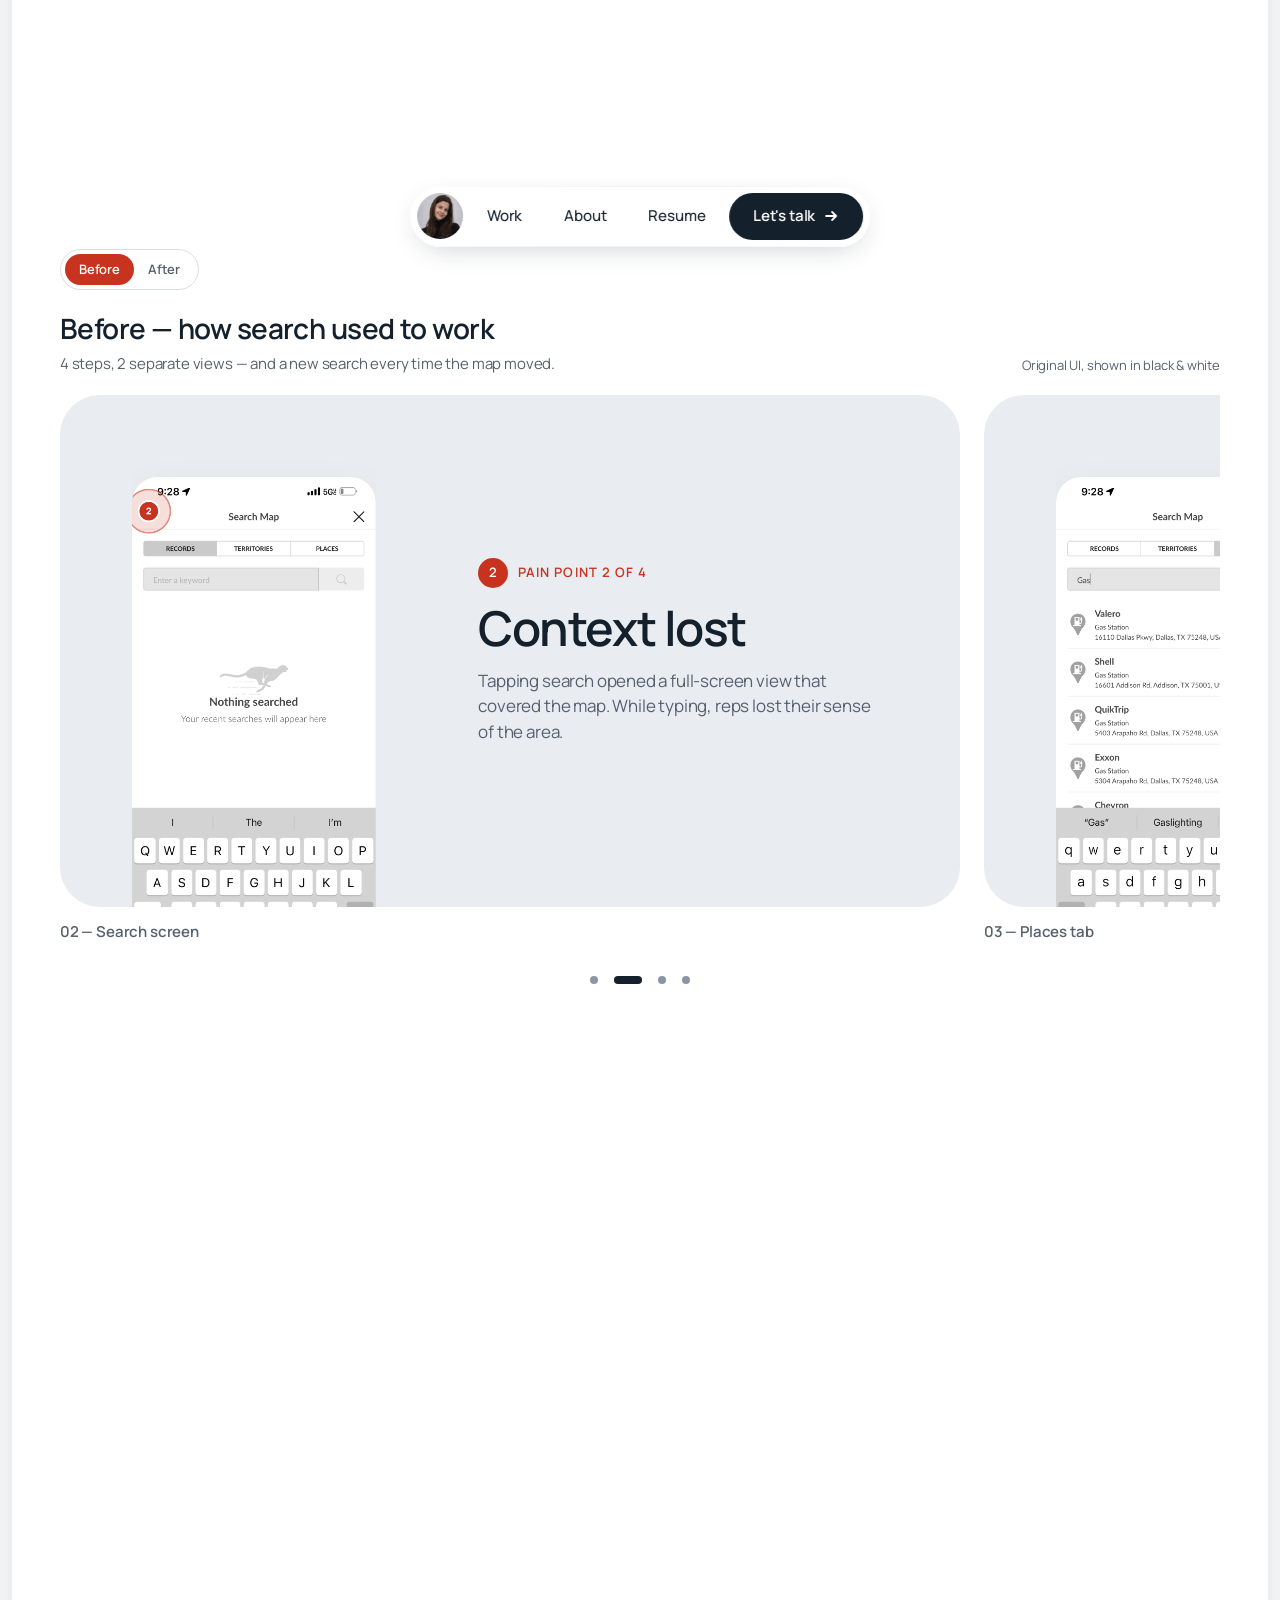
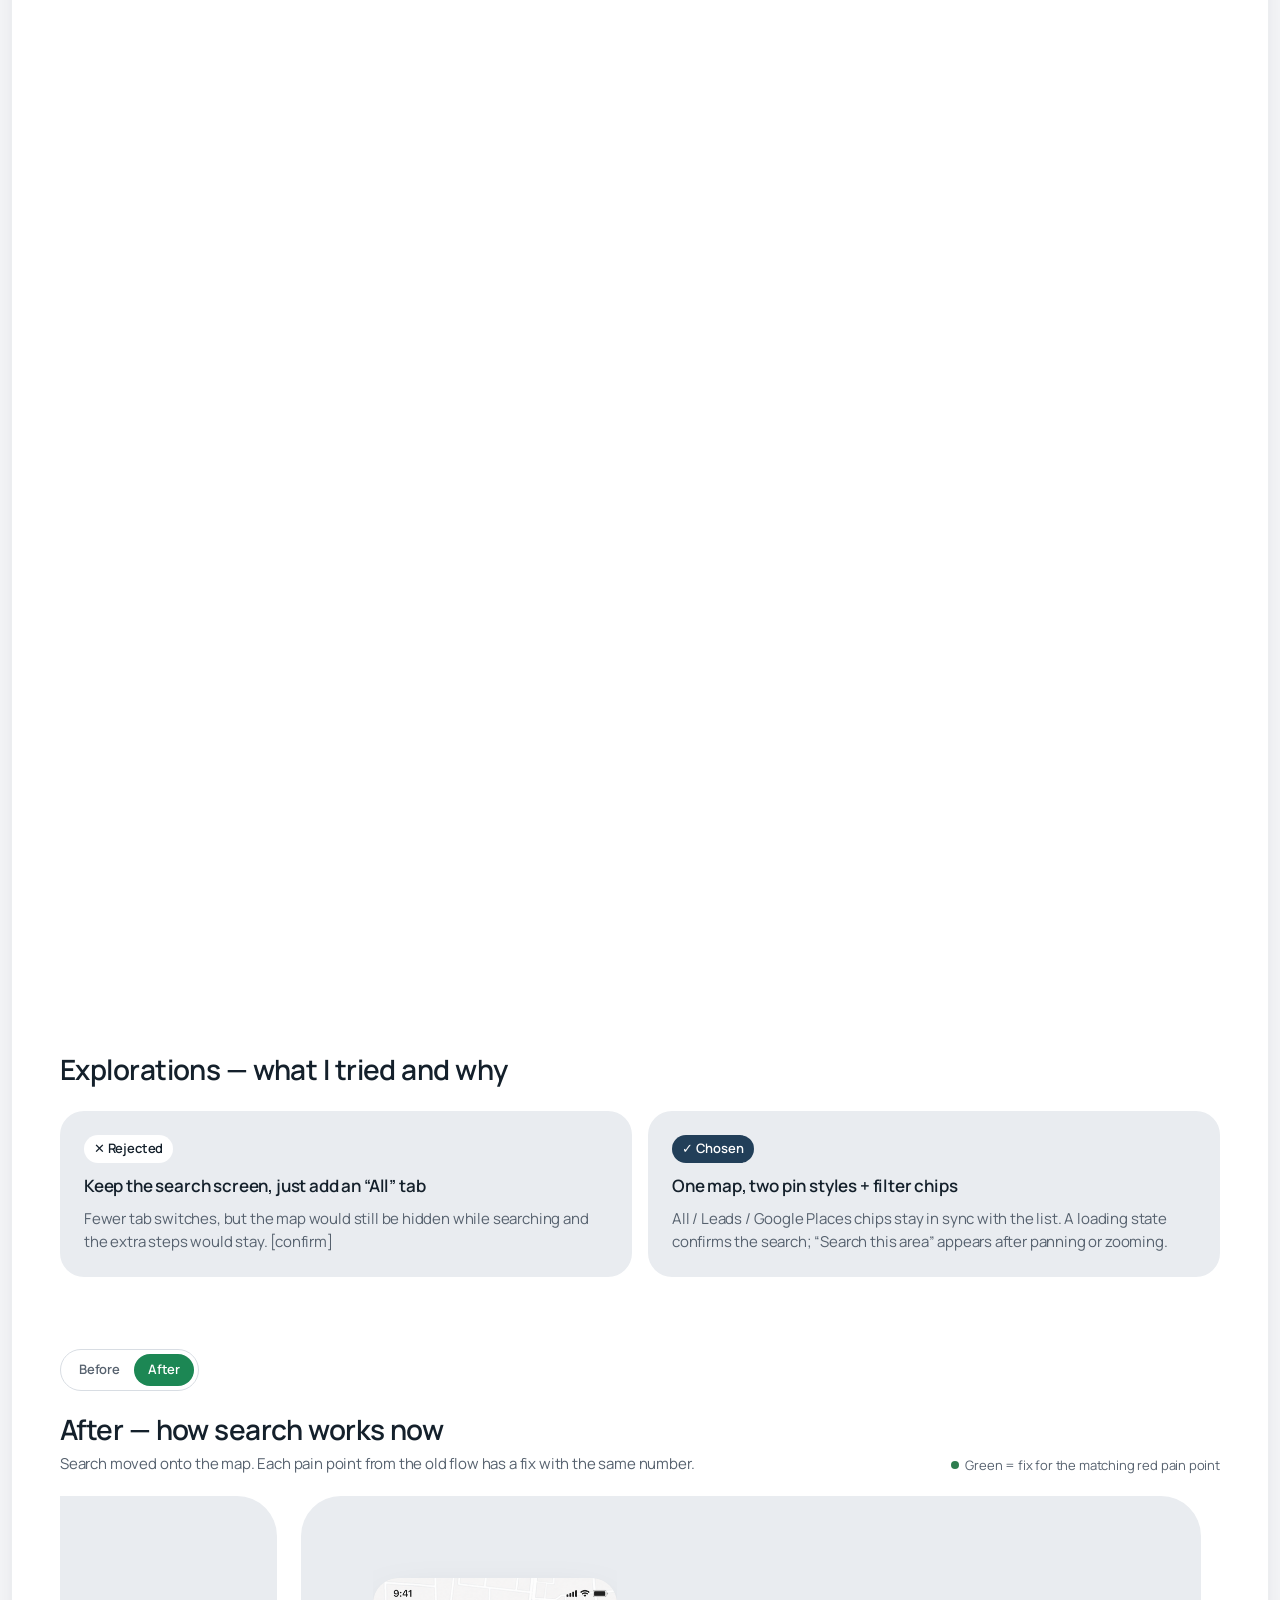
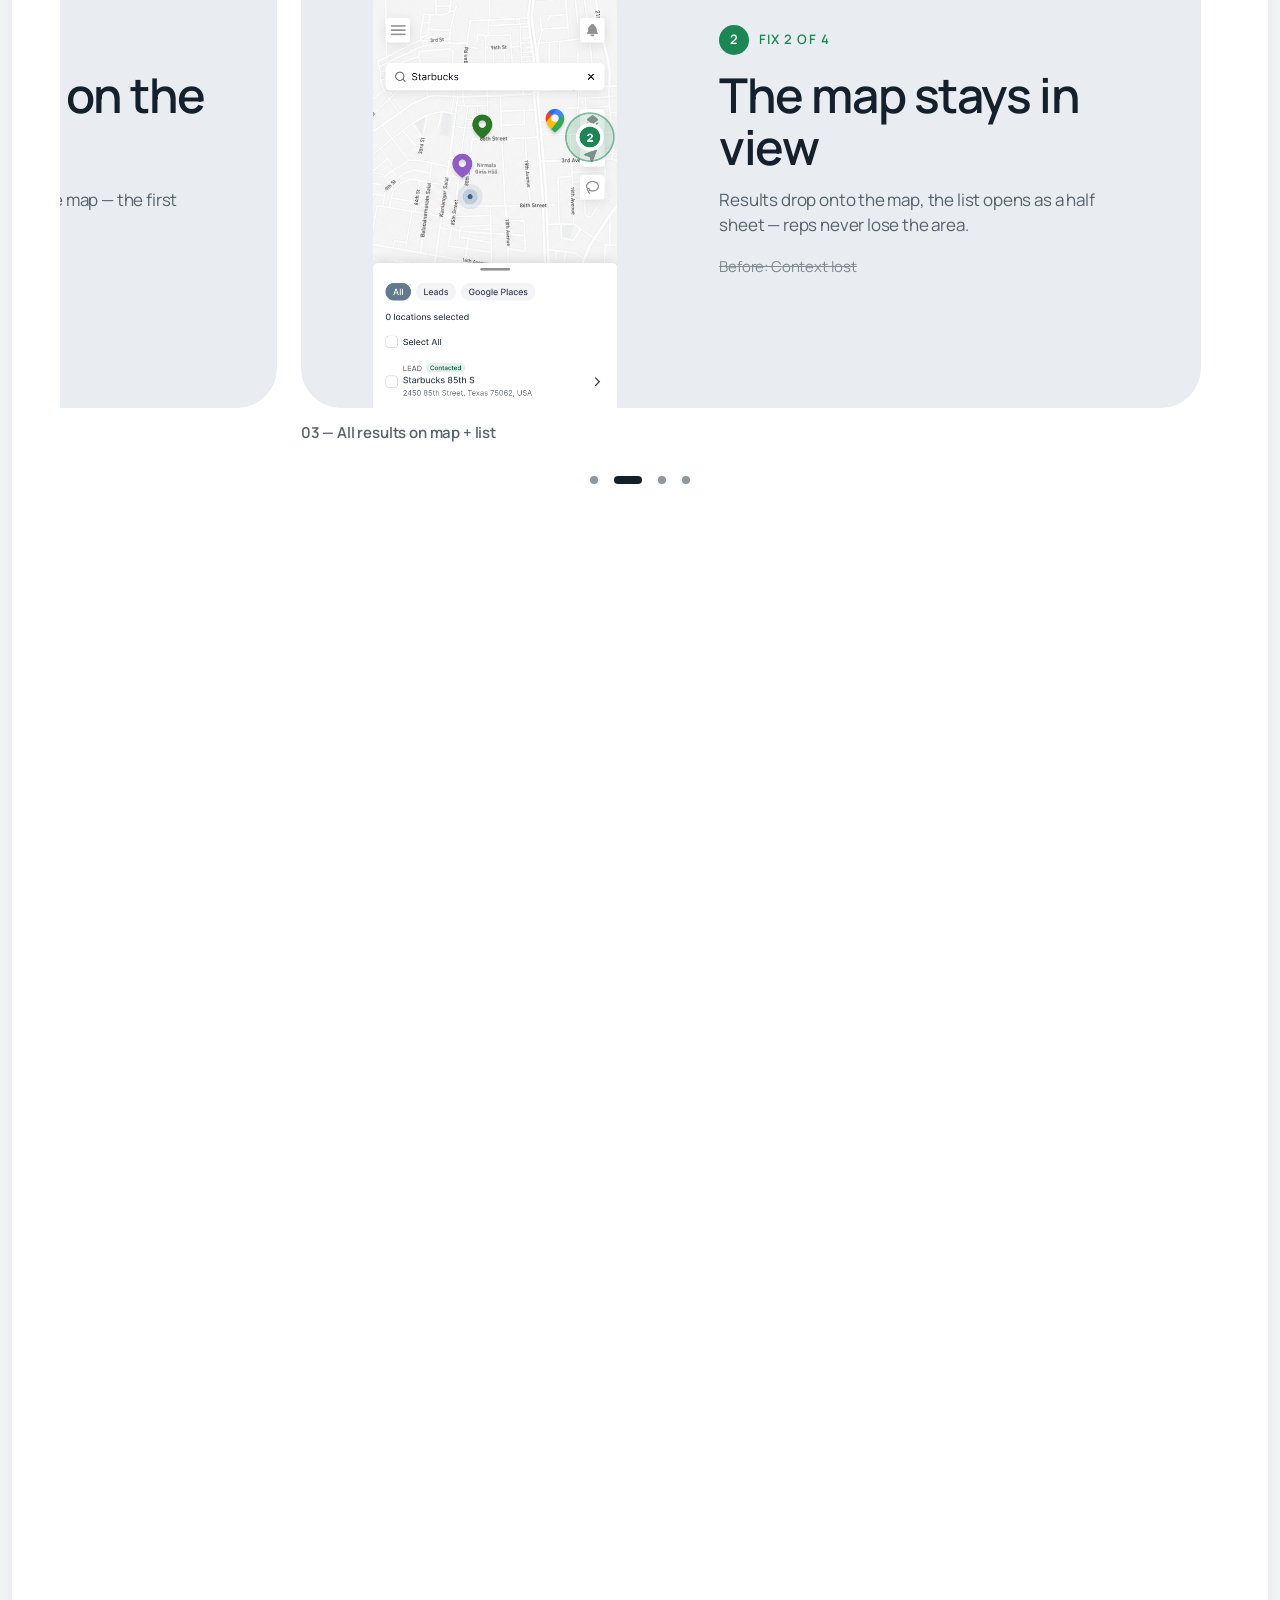
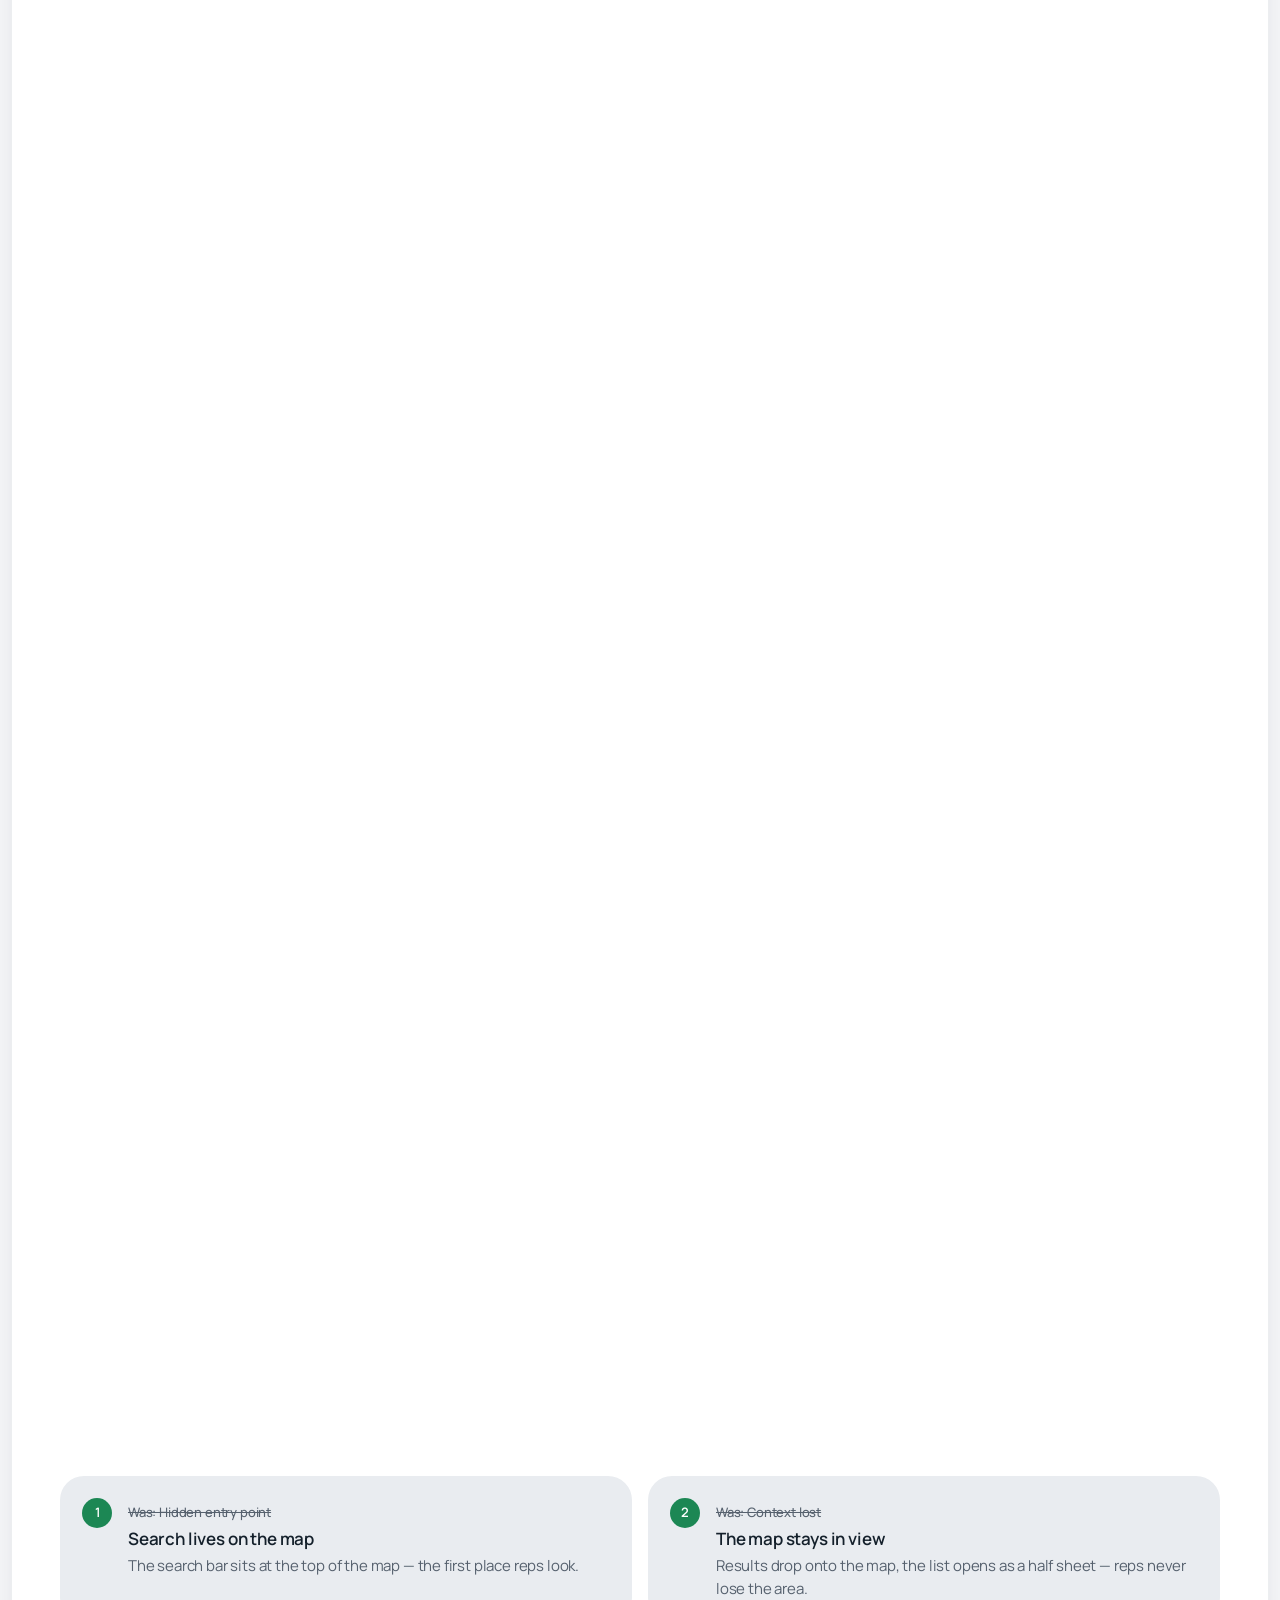
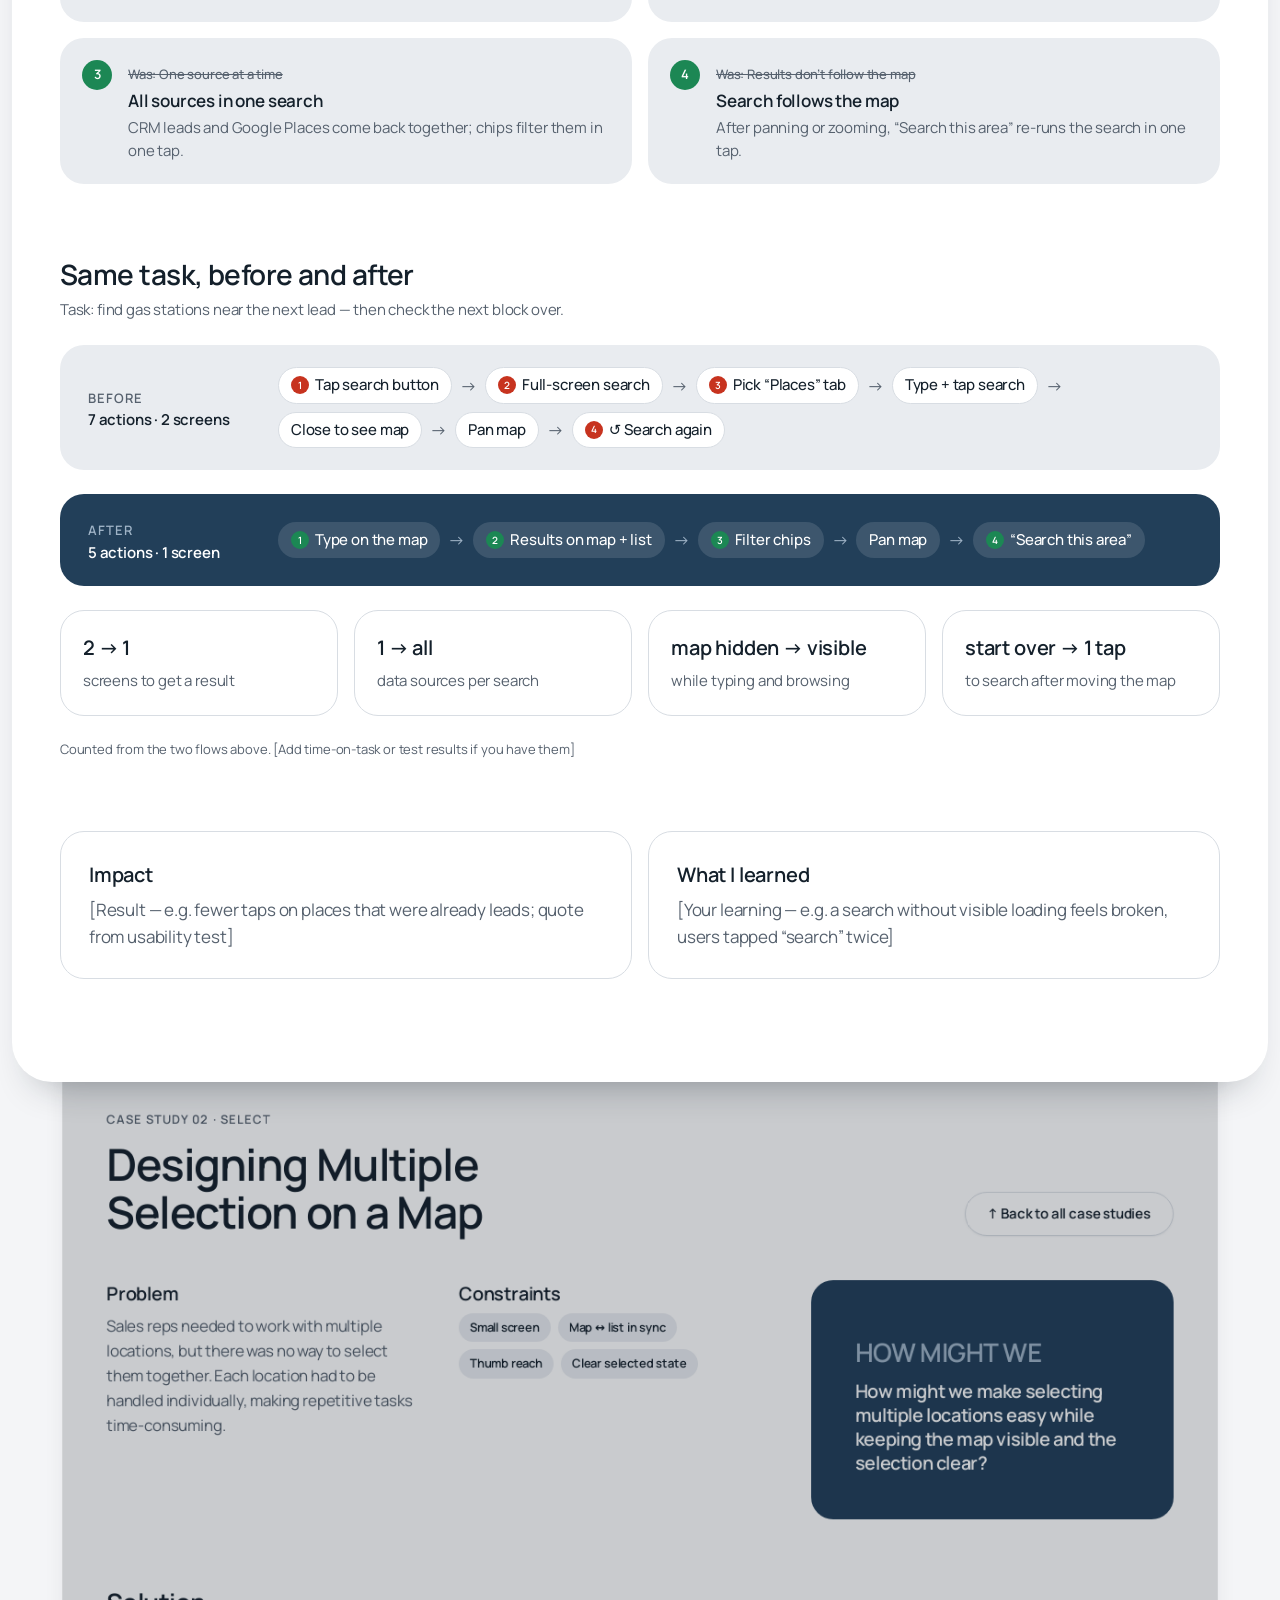
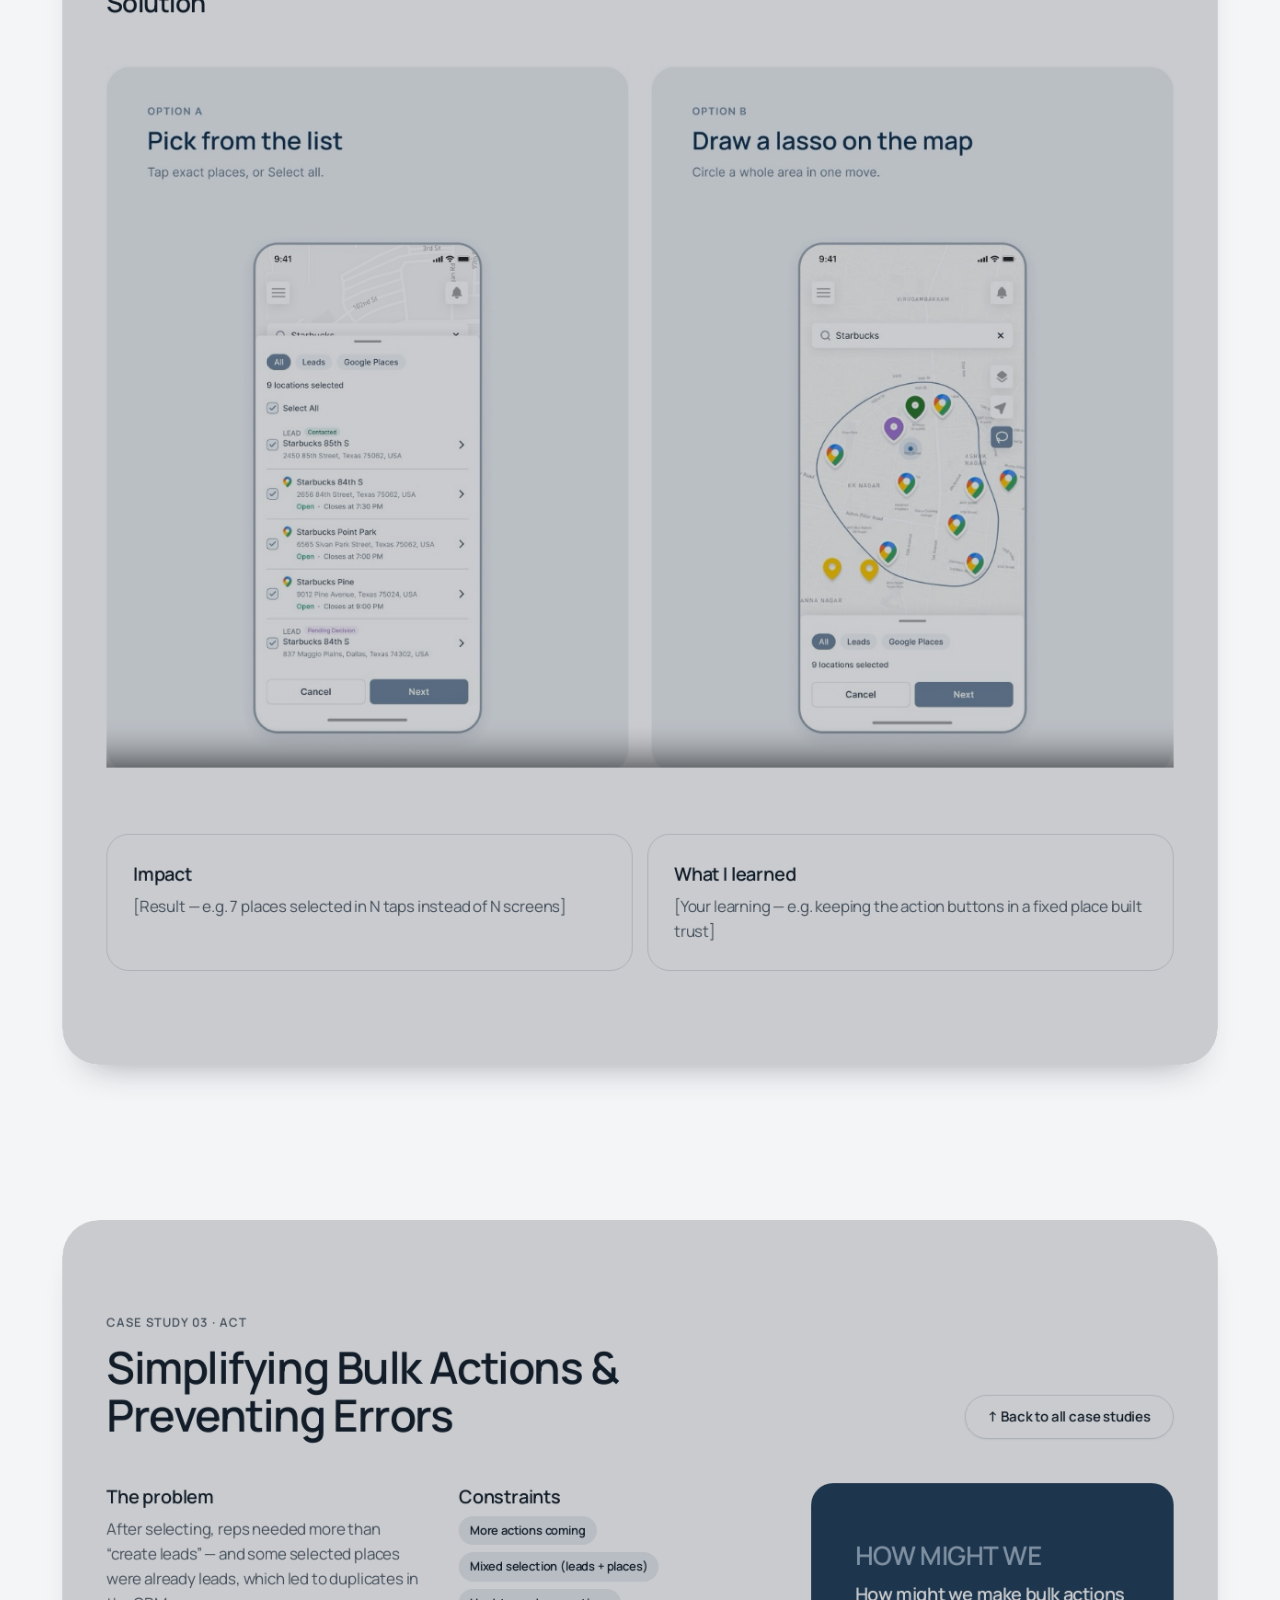
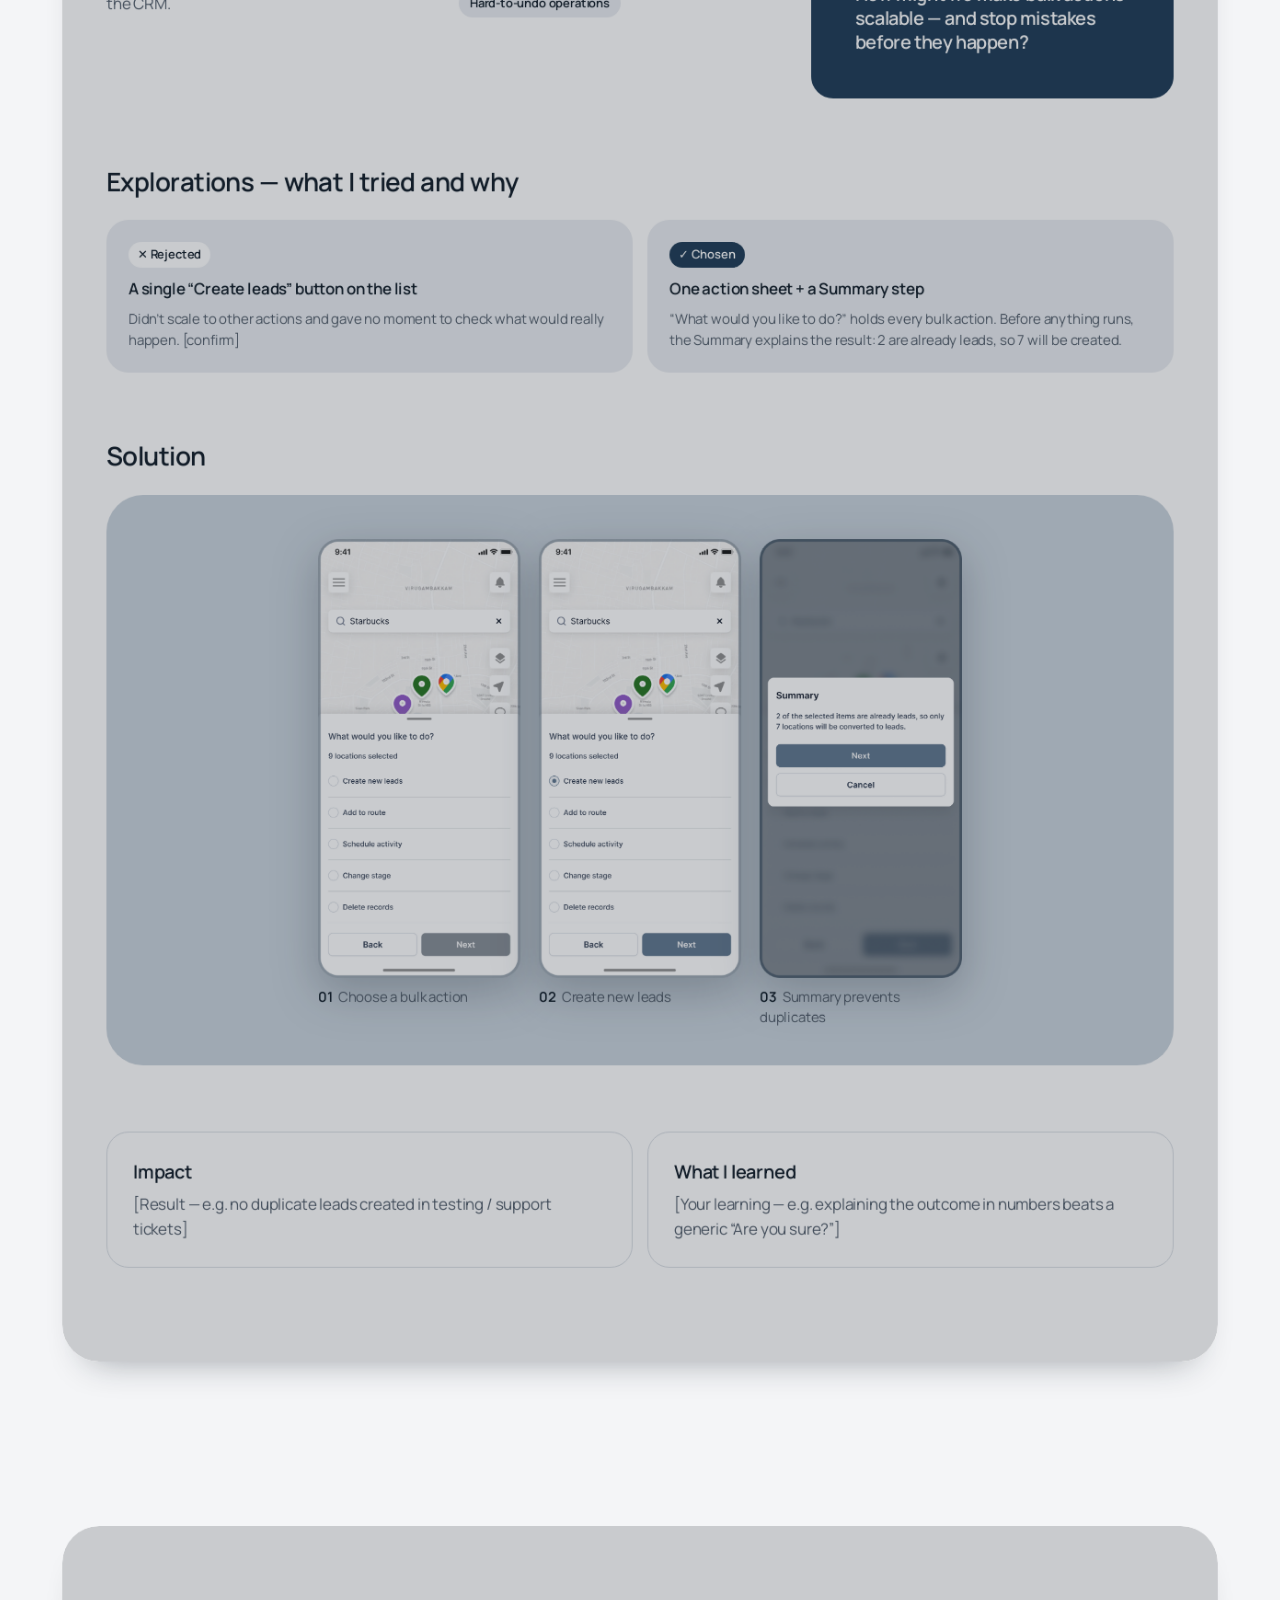
<file: case-sales.html>
<!doctype html>
<html lang="en">
<head>
  <meta charset="utf-8">
  <meta name="viewport" content="width=device-width, initial-scale=1">
  <title>Bulk Lead Creation — Natalia Mrozik</title>
  <link rel="preconnect" href="https://fonts.googleapis.com">
  <link rel="preconnect" href="https://fonts.gstatic.com" crossorigin>
  <link href="https://fonts.googleapis.com/css2?family=Manrope:wght@400;500;600&display=swap" rel="stylesheet">
  <link rel="stylesheet" href="styles.css?v=89">
</head>
<body>

  <nav class="nav" aria-label="Main">
    <a href="index.html" class="nav__avatar" aria-label="Home"><img src="assets/avatar.jpg" alt="Natalia Mrozik"></a>
    <a href="index.html#work" class="nav__link">Work</a>
    <a href="index.html#about" class="nav__link">About</a>
    <a href="#" class="nav__link nav__link--hide-sm">Resume</a>
    <a href="#contact" class="nav__cta">Let's talk
      <svg width="16" height="16" viewBox="0 0 16 16" fill="none" aria-hidden="true"><path d="M3 8h10m0 0L9 4m4 4-4 4" stroke="currentColor" stroke-width="1.8" stroke-linecap="round" stroke-linejoin="round"/></svg>
    </a>
  </nav>

  <header class="wrap case-hero">
    <a class="cs-back" href="index.html#work">← All work</a>
    <p class="case-hero__eyebrow">Sales SaaS platform</p>
    <h1>From search to leads: bulk lead creation</h1>

    <div class="cs-intro">
      <div class="cs-band reveal">
        <div class="cs-band__text">
          <p class="cs-band__label">Bulk lead creation · Field sales</p>
          <h2 class="cs-band__title"><s>Creating leads one by one</s><span>→ <em>many at once</em>, on the map.</span></h2>
          <ul class="cs-band__pills"><li>Product Designer</li><li>Product Team</li><li>Mobile-first</li></ul>
        </div>
        <img class="cs-band__art" src="assets/sales-intro-lasso.png" alt="Lasso drawn around seven places on the map, with the toast “7 leads created”" width="990" height="630">
      </div>
      <div class="cs-cols reveal">
        <div class="cs-col"><h3>Context</h3><p>A platform for field sales teams prospecting by territory: they explore businesses on the map, create leads, manage customers and plan daily routes.</p></div>
        <div class="cs-col"><h3>Problem</h3><p>Field sales reps manage multiple locations and tasks throughout the day. Finding new prospects, managing existing customers and performing actions for each location individually can make their daily workflows repetitive and time-consuming.</p></div>
        <div class="cs-col"><h3>Design Goal</h3><p>My goal was to simplify map-based workflows, making it easier for sales reps to discover, select, and manage multiple locations efficiently.</p></div>
      </div>
    </div>
  </header>

  <main class="stack" style="margin-top: 56px">
    <!-- Cover shot (Figma: Hero — cover shot (A), 239px side margins) -->
    <figure class="cs-media cs-media--map reveal">
      <img src="assets/sales-hero-cover.png?v=2" alt="Three screens of the redesigned flow: results on the map, all places selected, and leads created" width="2832" height="1640">
    </figure>

  </main>

  <section class="section section--white">
    <div class="wrap reveal">
      <p class="label">The solution at a glance</p>
      <h2 class="h2 cs-h2">Simplifying the way sales reps work with multiple locations</h2>
      <div class="cs-stats">
        <div class="cs-stat"><svg class="cs-stat__ico" width="32" height="32" viewBox="0 0 24 24" fill="none" stroke="currentColor" stroke-width="2" stroke-linecap="round" stroke-linejoin="round" aria-hidden="true"><circle cx="6" cy="19" r="3"/><path d="M9 19h8.5a3.5 3.5 0 0 0 0-7h-11a3.5 3.5 0 0 1 0-7H15"/><circle cx="18" cy="5" r="3"/></svg><b>One flow</b><span>From discovering locations to taking action directly from the map.</span></div>
        <div class="cs-stat"><svg class="cs-stat__ico" width="32" height="32" viewBox="0 0 24 24" fill="none" stroke="currentColor" stroke-width="2" stroke-linecap="round" stroke-linejoin="round" aria-hidden="true"><path d="M7 22a5 5 0 0 1-2-4"/><path d="M7 16.93c.96.43 1.96.74 2.99.91"/><path d="M3.34 14A6.8 6.8 0 0 1 2 10c0-4.42 4.48-8 10-8s10 3.58 10 8a7.19 7.19 0 0 1-.33 2"/><path d="M5 18a2 2 0 1 0 0-4 2 2 0 0 0 0 4z"/><path d="M14.33 22h-.09a.35.35 0 0 1-.24-.32v-10a.34.34 0 0 1 .33-.34c.08 0 .15.03.21.08l7.34 6a.33.33 0 0 1-.21.59h-4.49l-2.57 3.85a.35.35 0 0 1-.28.14z"/></svg><b>Bulk actions</b><span>existing leads are detected and skipped in the Summary step</span></div>
        <div class="cs-stat"><svg class="cs-stat__ico" width="32" height="32" viewBox="0 0 24 24" fill="none" stroke="currentColor" stroke-width="2" stroke-linecap="round" stroke-linejoin="round" aria-hidden="true"><rect width="8" height="4" x="8" y="2" rx="1" ry="1"/><path d="M16 4h2a2 2 0 0 1 2 2v14a2 2 0 0 1-2 2H6a2 2 0 0 1-2-2V6a2 2 0 0 1 2-2h2"/><path d="m9 14 2 2 4-4"/></svg><b>More control</b><span>for all bulk actions — create leads, add to route, schedule, change stage</span></div>
      </div>
    </div>
  </section>

  <!-- Navigation to the 4 mini case studies -->
  <section class="section cs-cases-section" id="cases">
    <div class="wrap reveal">
      <p class="label">Inside the project</p>
      <h2 class="h2 cs-h2">4 design problems along one flow</h2>
      <p class="cs-lead">What started as one complex workflow revealed several smaller design challenges. I decided to explore each one separately to show the thinking and decisions behind every step.</p>
      <ol class="cs-steps" aria-label="Steps of the flow">
        <li><i>01</i>Search</li><li><i>02</i>Select</li><li><i>03</i>Act</li><li><i>04</i>Get feedback</li>
      </ol>
      <div class="cs-cases">
        <a class="cs-case" href="#case-01"><img src="assets/sales-case-1.png?v=2" alt=""><span class="label">Case study 01 <em>· Search</em></span><h3>Improving Map-Based Search Experience</h3><p>How can we make finding and exploring places on the map easier and more intuitive?</p><span class="cs-case__go">Read case study ↓</span></a>
        <a class="cs-case" href="#case-02"><img src="assets/sales-case-2.png?v=2" alt=""><span class="label">Case study 02 <em>· Select</em></span><h3>Designing Multiple Selection on a Map</h3><p>How can users easily select multiple locations when the map and list share limited screen space?</p><span class="cs-case__go">Read case study ↓</span></a>
        <a class="cs-case" href="#case-03"><img src="assets/sales-case-3.png?v=2" alt=""><span class="label">Case study 03 <em>· Act</em></span><h3>Simplifying Bulk Actions &amp; Preventing Errors</h3><p>How can we make bulk actions easier to manage while preventing unnecessary errors?</p><span class="cs-case__go">Read case study ↓</span></a>
        <a class="cs-case" href="#case-04"><img src="assets/sales-case-4.png?v=2" alt=""><span class="label">Case study 04 <em>· Get feedback</em></span><h3>Keeping Users Informed During Bulk Operations</h3><p>How can we keep users informed and in control during bulk operations?</p><span class="cs-case__go">Read case study ↓</span></a>
      </div>
    </div>
  </section>

  <!-- CASE STUDY 01 -->
  <section class="section section--white cs-case-section" id="case-01">
    <div class="wrap">
      <div class="cs-head reveal">
        <div><p class="label">Case study 01 · Search</p><h2 class="h2">Improving Map-Based Search Experience</h2></div>
        <a class="btn btn--outline" href="#cases">↑ Back to all case studies</a>
      </div>
      <div class="cs-pch reveal">
        <div class="text-block"><h3>Problem</h3><p>Finding new places required multiple steps and switching between views. Moving the map meant starting the search again, making prospecting slower and less intuitive.</p></div>
        <div class="text-block"><h3>Constraints</h3><div class="cs-chips"><span>Used outdoors, on the go</span><span>One-handed use</span><span>Two data sources</span><span>Map must stay visible</span></div></div>
        <div class="challenge cs-hmw"><p class="label">How might we</p><p>How might we make it easier for reps to discover and explore places directly on the map?</p></div>
      </div>
    </div>

    <!-- Before: scroll-driven carousel, works like Work on the home page -->
    <div class="cs-pin" id="before">
      <div class="wrap cs-sticky">
        <div class="cs-toggle" role="group" aria-label="Before or after"><a class="is-before" href="#before" aria-current="true">Before</a><a href="#after">After</a></div>
        <div class="cs-hd"><div><h3 class="cs-h3">Before — how search used to work</h3><p class="cs-sub">4 steps, 2 separate views — and a new search every time the map moved.</p></div><p class="cs-note">Original UI, shown in black &amp; white</p></div>
        <div class="cs-row" tabindex="0" role="region" aria-roledescription="carousel" aria-label="Pain points in the old flow">
          <article class="cs-pain"><div class="cs-pain__panel"><div class="cs-pain__phone"><img src="assets/sales-pain-1.png?v=2" alt="Old map screen: search hides behind a floating button, marked 1"></div><div class="cs-pain__text"><span class="cs-pain__lab"><i>1</i>Pain point 1 of 4</span><h4>Hidden entry point</h4><p>Search was accessed through a small button in the corner of the map, making it harder to discover and less intuitive to use.</p></div></div><p class="cs-pain__cap">01 — Map</p></article>
          <article class="cs-pain"><div class="cs-pain__panel"><div class="cs-pain__phone"><img src="assets/sales-pain-2.png?v=2" alt="Old full-screen search covering the map, marked 2"></div><div class="cs-pain__text"><span class="cs-pain__lab"><i>2</i>Pain point 2 of 4</span><h4>Context lost</h4><p>Tapping search opened a full-screen view that covered the map. While typing, reps lost their sense of the area.</p></div></div><p class="cs-pain__cap">02 — Search screen</p></article>
          <article class="cs-pain"><div class="cs-pain__panel"><div class="cs-pain__phone"><img src="assets/sales-pain-3.png?v=2" alt="Old Places tab with a typed query, marked 3"></div><div class="cs-pain__text"><span class="cs-pain__lab"><i>3</i>Pain point 3 of 4</span><h4>One source at a time</h4><p>CRM records and Google Places sat in separate tabs. Reps had to know where a place lived before searching for it.</p></div></div><p class="cs-pain__cap">03 — Places tab</p></article>
          <article class="cs-pain"><div class="cs-pain__panel"><div class="cs-pain__phone"><img src="assets/sales-pain-4.png?v=2" alt="Old results on the map with the search button to tap again, marked 4"></div><div class="cs-pain__text"><span class="cs-pain__lab"><i>4</i>Pain point 4 of 4</span><h4>Results don’t follow the map</h4><p>Search results stayed tied to the previous area. After moving the map, reps had to search again to see places in the new area.</p></div></div><p class="cs-pain__cap">04 — Results</p></article>
        </div>
        <div class="carousel__dots cs-dots" role="group" aria-label="Pain point"></div>
      </div>
      <div class="cs-travel" aria-hidden="true"></div>
    </div>

    <div class="wrap">
      <div class="cs-block reveal">
        <h3 class="cs-h3">Explorations — what I tried and why</h3>
        <div class="cs-opts">
          <div class="cs-opt"><span class="cs-tag">✕ Rejected</span><h4>Keep the search screen, just add an “All” tab</h4><p>Fewer tab switches, but the map would still be hidden while searching and the extra steps would stay. [confirm]</p></div>
          <div class="cs-opt"><span class="cs-tag cs-tag--ok">✓ Chosen</span><h4>One map, two pin styles + filter chips</h4><p>All / Leads / Google Places chips stay in sync with the list. A loading state confirms the search; “Search this area” appears after panning or zooming.</p></div>
        </div>
      </div>

    </div>

    <!-- After: same scroll-driven carousel as Before, one fix per tile -->
    <div class="cs-pin cs-pin--after" id="after">
      <div class="wrap cs-sticky">
        <div class="cs-toggle" role="group" aria-label="Before or after"><a href="#before">Before</a><a class="is-after" href="#after" aria-current="true">After</a></div>
        <div class="cs-hd"><div><h3 class="cs-h3">After — how search works now</h3><p class="cs-sub">Search moved onto the map. Each pain point from the old flow has a fix with the same number.</p></div><p class="cs-note cs-note--ok">Green = fix for the matching red pain point</p></div>
        <div class="cs-row" tabindex="0" role="region" aria-roledescription="carousel" aria-label="Fixes in the new flow">
          <article class="cs-pain"><div class="cs-pain__panel"><div class="cs-pain__phone"><img src="assets/sales-fix-1.png" alt="New map screen with the search bar on top, marked fix 1"></div><div class="cs-pain__text"><span class="cs-pain__lab"><i>1</i>Fix 1 of 4</span><h4>Search lives on the map</h4><p>The search bar sits at the top of the map — the first place reps look.</p><s class="cs-pain__was">Before: Hidden entry point</s></div></div><p class="cs-pain__cap">01 — Type to search</p></article>
          <article class="cs-pain"><div class="cs-pain__panel"><div class="cs-pain__phone"><img src="assets/sales-fix-2.png" alt="Results on the map with a half-sheet list, marked fix 2"></div><div class="cs-pain__text"><span class="cs-pain__lab"><i>2</i>Fix 2 of 4</span><h4>The map stays in view</h4><p>Results drop onto the map, the list opens as a half sheet — reps never lose the area.</p><s class="cs-pain__was">Before: Context lost</s></div></div><p class="cs-pain__cap">03 — All results on map + list</p></article>
          <article class="cs-pain"><div class="cs-pain__panel"><div class="cs-pain__phone"><img src="assets/sales-fix-3.png" alt="Filter chips All, Leads and Google Places, marked fix 3"></div><div class="cs-pain__text"><span class="cs-pain__lab"><i>3</i>Fix 3 of 4</span><h4>All sources in one search</h4><p>CRM leads and Google Places come back together; chips filter them in one tap.</p><s class="cs-pain__was">Before: One source at a time</s></div></div><p class="cs-pain__cap">03 — All results on map + list</p></article>
          <article class="cs-pain"><div class="cs-pain__panel"><div class="cs-pain__phone"><img src="assets/sales-fix-4.png" alt="Zoomed-out map with the Search this area button, marked fix 4"></div><div class="cs-pain__text"><span class="cs-pain__lab"><i>4</i>Fix 4 of 4</span><h4>Search follows the map</h4><p>After panning or zooming, “Search this area” re-runs the search in one tap.</p><s class="cs-pain__was">Before: Results don’t follow the map</s></div></div><p class="cs-pain__cap">05 — Search this area</p></article>
        </div>
        <div class="carousel__dots cs-dots" role="group" aria-label="Fix"></div>
      </div>
      <div class="cs-travel" aria-hidden="true"></div>
    </div>

    <div class="wrap">
      <div class="cs-block cs-after-static">
        <div class="cs-fixes reveal">
          <div class="cs-fix"><i>1</i><div><s>Was: Hidden entry point</s><h4>Search lives on the map</h4><p>The search bar sits at the top of the map — the first place reps look.</p></div></div>
          <div class="cs-fix"><i>2</i><div><s>Was: Context lost</s><h4>The map stays in view</h4><p>Results drop onto the map, the list opens as a half sheet — reps never lose the area.</p></div></div>
          <div class="cs-fix"><i>3</i><div><s>Was: One source at a time</s><h4>All sources in one search</h4><p>CRM leads and Google Places come back together; chips filter them in one tap.</p></div></div>
          <div class="cs-fix"><i>4</i><div><s>Was: Results don’t follow the map</s><h4>Search follows the map</h4><p>After panning or zooming, “Search this area” re-runs the search in one tap.</p></div></div>
        </div>
      </div>

      <div class="cs-block reveal">
        <div><h3 class="cs-h3">Same task, before and after</h3><p class="cs-sub">Task: find gas stations near the next lead — then check the next block over.</p></div>
        <div class="cs-flow"><div class="cs-flow__l"><span class="label">Before</span><b>7 actions · 2 screens</b></div>
          <div class="cs-flow__steps"><span><i>1</i>Tap search button</span>→<span><i>2</i>Full-screen search</span>→<span><i>3</i>Pick “Places” tab</span>→<span>Type + tap search</span>→<span>Close to see map</span>→<span>Pan map</span>→<span><i>4</i>↺ Search again</span></div></div>
        <div class="cs-flow cs-flow--after"><div class="cs-flow__l"><span class="label">After</span><b>5 actions · 1 screen</b></div>
          <div class="cs-flow__steps"><span><i>1</i>Type on the map</span>→<span><i>2</i>Results on map + list</span>→<span><i>3</i>Filter chips</span>→<span>Pan map</span>→<span><i>4</i>“Search this area”</span></div></div>
        <div class="cs-metrics">
          <div><b>2 → 1</b><span>screens to get a result</span></div>
          <div><b>1 → all</b><span>data sources per search</span></div>
          <div><b>map hidden → visible</b><span>while typing and browsing</span></div>
          <div><b>start over → 1 tap</b><span>to search after moving the map</span></div>
        </div>
        <p class="cs-foot">Counted from the two flows above. [Add time-on-task or test results if you have them]</p>
      </div>

      <div class="cs-block cs-il reveal">
        <div class="text-block"><h3>Impact</h3><p>[Result — e.g. fewer taps on places that were already leads; quote from usability test]</p></div>
        <div class="text-block"><h3>What I learned</h3><p>[Your learning — e.g. a search without visible loading feels broken, users tapped “search” twice]</p></div>
      </div>
    </div>
  </section>

  <!-- CASE STUDY 02 -->
  <section class="section section--white cs-case-section" id="case-02">
    <div class="wrap">
      <div class="cs-head reveal">
        <div><p class="label">Case study 02 · Select</p><h2 class="h2">Designing Multiple Selection on a Map</h2></div>
        <a class="btn btn--outline" href="#cases">↑ Back to all case studies</a>
      </div>
      <div class="cs-pch reveal">
        <div class="text-block"><h3>Problem</h3><p>Sales reps needed to work with multiple locations, but there was no way to select them together. Each location had to be handled individually, making repetitive tasks time-consuming.</p></div>
        <div class="text-block"><h3>Constraints</h3><div class="cs-chips"><span>Small screen</span><span>Map ↔ list in sync</span><span>Thumb reach</span><span>Clear selected state</span></div></div>
        <div class="challenge cs-hmw"><p class="label">How might we</p><p>How might we make selecting multiple locations easy while keeping the map visible and the selection clear?</p></div>
      </div>
      <div class="cs-block reveal">
        <h3 class="cs-h3">Solution</h3>
        <figure class="cs-select">
          <video class="cs-video" src="assets/sales-select-list-vs-lasso.mp4?v=2" poster="assets/sales-select-poster.jpg?v=2" muted loop playsinline preload="metadata" aria-label="Side by side: picking places from the list, and drawing a lasso on the map to select a whole area"></video>
        </figure>
      </div>

      <div class="cs-block cs-il reveal">
        <div class="text-block"><h3>Impact</h3><p>[Result — e.g. 7 places selected in N taps instead of N screens]</p></div>
        <div class="text-block"><h3>What I learned</h3><p>[Your learning — e.g. keeping the action buttons in a fixed place built trust]</p></div>
      </div>
    </div>
  </section>

  <!-- CASE STUDY 03 -->
  <section class="section section--white cs-case-section" id="case-03">
    <div class="wrap">
      <div class="cs-head reveal">
        <div><p class="label">Case study 03 · Act</p><h2 class="h2">Simplifying Bulk Actions &amp; Preventing Errors</h2></div>
        <a class="btn btn--outline" href="#cases">↑ Back to all case studies</a>
      </div>
      <div class="cs-pch reveal">
        <div class="text-block"><h3>The problem</h3><p>After selecting, reps needed more than “create leads” — and some selected places were already leads, which led to duplicates in the CRM.</p></div>
        <div class="text-block"><h3>Constraints</h3><div class="cs-chips"><span>More actions coming</span><span>Mixed selection (leads + places)</span><span>Hard-to-undo operations</span></div></div>
        <div class="challenge cs-hmw"><p class="label">How might we</p><p>How might we make bulk actions scalable — and stop mistakes before they happen?</p></div>
      </div>

      <div class="cs-block reveal">
        <h3 class="cs-h3">Explorations — what I tried and why</h3>
        <div class="cs-opts">
          <div class="cs-opt"><span class="cs-tag">✕ Rejected</span><h4>A single “Create leads” button on the list</h4><p>Didn’t scale to other actions and gave no moment to check what would really happen. [confirm]</p></div>
          <div class="cs-opt"><span class="cs-tag cs-tag--ok">✓ Chosen</span><h4>One action sheet + a Summary step</h4><p>“What would you like to do?” holds every bulk action. Before anything runs, the Summary explains the result: 2 are already leads, so 7 will be created.</p></div>
        </div>
      </div>

      <div class="cs-block reveal">
        <h3 class="cs-h3">Solution</h3>
        <div class="cs-screens cs-screens--3"><figure><img src="assets/sales-act-1.png" alt="Action sheet “What would you like to do?” with 9 locations selected and five bulk actions" width="660" height="1431" loading="lazy"><figcaption><b>01</b>Choose a bulk action</figcaption></figure><figure><img src="assets/sales-act-2.png" alt="The same sheet with “Create new leads” chosen" width="660" height="1431" loading="lazy"><figcaption><b>02</b>Create new leads</figcaption></figure><figure><img src="assets/sales-act-3.png" alt="Summary dialog: 2 of the selected items are already leads, so only 7 will be converted" width="660" height="1431" loading="lazy"><figcaption><b>03</b>Summary prevents duplicates</figcaption></figure></div>
      </div>

      <div class="cs-block cs-il reveal">
        <div class="text-block"><h3>Impact</h3><p>[Result — e.g. no duplicate leads created in testing / support tickets]</p></div>
        <div class="text-block"><h3>What I learned</h3><p>[Your learning — e.g. explaining the outcome in numbers beats a generic “Are you sure?”]</p></div>
      </div>
    </div>
  </section>

  <!-- CASE STUDY 04 -->
  <section class="section section--white cs-case-section" id="case-04">
    <div class="wrap">
      <div class="cs-head reveal">
        <div><p class="label">Case study 04 · Get feedback</p><h2 class="h2">Keeping Users Informed During Bulk Operations</h2></div>
        <a class="btn btn--outline" href="#cases">↑ Back to all case studies</a>
      </div>
      <div class="cs-pch reveal">
        <div class="text-block"><h3>The problem</h3><p>Creating several leads takes a few seconds. Without feedback, reps weren’t sure it worked — or what happens when they cancel halfway.</p></div>
        <div class="text-block"><h3>Constraints</h3><div class="cs-chips"><span>Unstable network in the field</span><span>Process can be interrupted</span><span>Partial results</span></div></div>
        <div class="challenge cs-hmw"><p class="label">How might we</p><p>How might we keep reps confident while a bulk operation runs — and when it’s interrupted?</p></div>
      </div>

      <div class="cs-block reveal">
        <h3 class="cs-h3">Explorations — what I tried and why</h3>
        <div class="cs-opts">
          <div class="cs-opt"><span class="cs-tag">✕ Rejected</span><h4>Run in the background, notify at the end</h4><p>No sense of progress, and cancelling had unclear consequences. [confirm]</p></div>
          <div class="cs-opt"><span class="cs-tag cs-tag--ok">✓ Chosen</span><h4>Live progress + safe cancel</h4><p>A counter (2/7, 3/7…) shows progress. Cancel asks for confirmation, then tells how many leads were already created. A toast links to the new leads.</p></div>
        </div>
      </div>

      <div class="cs-block reveal">
        <h3 class="cs-h3">Solution</h3>
        <div class="cs-screens cs-screens--4"><figure><img src="assets/sales-feedback-1.png" alt="Dialog “Creating leads…” with a 2/7 progress counter" width="660" height="1431" loading="lazy"><figcaption><b>01</b>Live progress 2/7</figcaption></figure><figure><img src="assets/sales-feedback-2.png" alt="Dialog “Stop creating leads?”: 2 of 7 leads have already been created" width="660" height="1431" loading="lazy"><figcaption><b>02</b>Confirm before cancel</figcaption></figure><figure><img src="assets/sales-feedback-3.png" alt="Toast “2 leads created” with a View list link" width="660" height="1431" loading="lazy"><figcaption><b>03</b>Partial result message</figcaption></figure><figure><img src="assets/sales-feedback-4.png" alt="Toast “7 leads created” with a View list link" width="660" height="1431" loading="lazy"><figcaption><b>04</b>Success → view leads</figcaption></figure></div>
      </div>

      <div class="cs-block cs-il reveal">
        <div class="text-block"><h3>Impact</h3><p>[Result — e.g. fewer “did it work?” retries / support questions]</p></div>
        <div class="text-block"><h3>What I learned</h3><p>[Your learning — e.g. edge cases like cancel deserve the same care as the happy path]</p></div>
      </div>
    </div>
  </section>

  <section class="section section--white">
    <div class="wrap outcome reveal">
      <div class="text-block">
        <p class="label">Outcome</p>
        <p class="statement" style="margin-top: 12px">A scalable bulk-action workflow directly within the map experience. While the showcased scenario focuses on lead creation, the interaction model was designed to support additional bulk actions across the platform.</p>
      </div>
      <div class="text-block">
        <h3>Key improvements</h3>
        <ul>
          <li>Fewer interactions needed to create leads from multiple locations</li>
          <li>Multiple selection methods — list selection and the Lasso tool</li>
          <li>Better discoverability of bulk actions within the map workflow</li>
          <li>Lower risk of errors thanks to summary, progress feedback and confirmation dialogs</li>
          <li>A scalable foundation for future bulk actions</li>
        </ul>
      </div>
    </div>
  </section>

  <!-- The whole flow, just the video (Figma: Full flow — video, after Outcome) -->
  <div class="stack">
    <figure class="cs-media cs-media--video reveal">
      <video class="cs-video" src="assets/sales-flow.mp4" poster="assets/sales-flow-poster.jpg" muted loop playsinline preload="metadata" aria-label="The redesigned flow end to end: search, select, create leads"></video>
    </figure>
  </div>

  <div class="stack">
    <a class="next reveal" href="case-insurance.html">
      <div>
        <p class="label">Next case</p>
        <h3>Reducing errors in a compliance-critical workflow</h3>
      </div>
      <span class="next__arrow"><svg width="22" height="22" viewBox="0 0 16 16" fill="none"><path d="M3 8h10m0 0L9 4m4 4-4 4" stroke="currentColor" stroke-width="1.6" stroke-linecap="round" stroke-linejoin="round"/></svg></span>
    </a>
  </div>

  <!-- CONTACT: the last navy card, followed only by the credits line. "Let's talk!" on top; under it, on the
       right: where and when I am (live clock), then my e-mail (click copies) and LinkedIn as plain text links -->
  <section class="section section--navy contact" id="contact" aria-labelledby="contact-title">
    <div class="wrap contact__grid reveal">
      <!-- the hero logo above the title, drawing itself in (same stroke mask as the hero) when the card comes into view -->
      <svg class="contact__logo" viewBox="0 0 125.6 79.1" aria-hidden="true"><defs><mask id="contact-logo-draw" maskUnits="userSpaceOnUse" x="-10" y="-10" width="146" height="100"><path class="contact__logo-line" d="M3.2,9.3C3.8,8.8 5.4,7.2 7,6.5C8.6,5.8 10.6,5 12.6,5C14.6,5 16.9,5.5 19,6.5C21.1,7.5 23.3,8.9 25,11C26.7,13.1 28.1,16 29,19C29.9,22 30.5,25.8 30.5,29C30.5,32.2 30.1,35.3 29,38C27.9,40.7 26.1,43.5 24,45C21.9,46.5 18.8,47.2 16.5,47C14.2,46.8 11.6,45.5 10.5,43.5C9.4,41.5 9.6,37.9 9.8,35C10.1,32.1 10.8,28.8 12,26C13.2,23.2 15.2,20.4 17,18C18.8,15.6 20.8,13.2 23,11.5C25.2,9.8 27.8,8.4 30,7.5C32.2,6.6 34,6.2 36,6C38,5.8 39.8,6 42,6.5C44.2,7 46.8,7.6 49,9C51.2,10.4 53.3,12.5 55,15C56.7,17.5 58.1,21 59,24C59.9,27 60.4,29.7 60.5,33C60.6,36.3 60.3,40.3 59.5,44C58.7,47.7 57.2,52.2 55.5,55C53.8,57.8 51.1,60.4 49,61C46.9,61.6 44.2,60.5 43,58.5C41.8,56.5 41.3,52.4 41.5,49C41.7,45.6 42.8,41.7 44,38C45.2,34.3 47,30.3 49,27C51,23.7 53.7,20.3 56,18C58.3,15.7 60.7,14.1 63,13C65.3,11.9 67.8,11.7 70,11.5C72.2,11.3 73.8,11.6 76,12C78.2,12.4 80.8,12.5 83,14C85.2,15.5 87.3,18.2 89,21C90.7,23.8 92.2,27.5 93,31C93.8,34.5 94.1,38.2 94,42C93.9,45.8 93.5,50 92.5,54C91.5,58 89.8,62.6 88,66C86.2,69.4 83.5,73.7 81.5,74.5C79.5,75.3 77.2,73.1 76,71C74.8,68.9 74.4,65.5 74.5,62C74.6,58.5 75.4,53.8 76.5,50C77.6,46.2 79.1,42.3 81,39C82.9,35.7 85.7,32.4 88,30C90.3,27.6 92.8,25.8 95,24.5C97.2,23.2 98.9,22.4 101,22C103.1,21.6 105.5,21.7 107.5,22C109.5,22.3 111.3,22.7 113,24C114.7,25.3 116.4,27.3 117.5,30C118.6,32.7 119.2,36.7 119.5,40C119.8,43.3 119.7,46.8 119.5,50C119.3,53.2 118.7,57.5 118.5,59" pathLength="1"/></mask></defs><path class="contact__logo-fill" mask="url(#contact-logo-draw)" d="M114.6,18.3c-5.5-2.3-11.8-1.2-18.2,3.1-2.1-4.6-5.4-8.9-10.5-12.3-.4-.3-.9-.5-1.3-.8,0,0,0,0,0,0-.9-.4-1.7-.8-2.6-1.1-.1,0-.2,0-.3-.1-.3,0-.6-.2-1-.2-.1,0-.3,0-.4,0-.4,0-.8-.1-1.2-.2-.2,0-.4,0-.6,0-.3,0-.5,0-.8,0-.2,0-.4,0-.6,0-.4,0-.8,0-1.2,0-.1,0-.2,0-.4,0-.4,0-.8,0-1.2.1,0,0-.2,0-.2,0-4.3.6-8.8,2.6-13.3,5.9-2.8-4.8-6.8-8.4-12.1-9.9-7.2-2-14.4-.4-20.8,3.4-1.2-1.2-2.6-2.2-4.1-3C14.6-1.9,6.2-.8,0,6.3l6.4,5.6c3.6-4,7.7-4.5,13.3-1.4.4.2.8.4,1.1.7-6.7,6-11.9,14.1-14,21.3-3.2,10.8,1.2,16.4,6.4,18,7.5,2.4,14.7-2.1,18.8-11.6,3.4-8,3.9-18,.6-25.9,4.4-2.5,9.2-3.5,13.8-2.3,3.4,1,6,3.7,7.9,7.5-1,1.1-2.1,2.3-3.1,3.5h0c-3.2,3.8-6.1,8.1-8.5,12.6-2.8,5.2-7,15.1-4.5,22.7,1,3,3.9,8,12.2,8.1,0,0,.1,0,.2,0,7.3,0,12.9-7.9,14.8-21.2,1.1-7.8.8-16.1-1.3-23.3.3-.3.7-.5,1-.8,3.4-2.6,7.9-5.2,12-5,0,0,0,0,0,0,.3,0,.6,0,.9.1,0,0,.1,0,.2,0,.6.1,1.3.3,1.9.6,0,0,0,0,.1,0,.3.1.6.3.9.5.8.5,1.6,1.1,2.3,1.7.1.1.3.2.4.4.2.2.3.3.5.5.3.3.6.6.8.9,0,0,0,0,.1.1,1.9,2.1,3.2,4.6,4.1,7.4-11.7,12-21.7,33.7-17.5,44.8,1.7,4.4,5.3,6.9,10.2,7.1.1,0,.2,0,.3,0,2.2,0,4.3-1,6.3-2.8,4-3.8,7.3-11.6,9.3-19.5h0c.9-3.7,1.7-7.8,1.8-12.1,0-.3,0-.7,0-1,0,0,0-.1,0-.2s0-.1,0-.2c0-4.3-.1-8.9-.9-13.3,3.5-2.8,8.3-5.6,12.4-3.9,5,2.1,7.8,17.7,3.9,33.1l.9.2h7.7c3.7-16.8,1.3-36.8-9.3-41.2ZM24.2,35.6c-.8,1.9-3.9,8.2-8.4,6.8-2.6-.8-1.3-5.9-.8-7.5,1.6-5.5,5.5-11.7,10.5-16.5,1.5,5.3.9,11.9-1.3,17.2ZM57,42.8c-1.3,9-4.6,13.9-6.4,13.9h0c-3.5,0-4-1.5-4.3-2.3-2-5.8,3.6-17.4,10.8-26.3.7,4.7.7,9.8,0,14.7ZM82.3,70.6c-1.7-.1-2.1-.8-2.4-1.6-2.1-5.5,2.9-19.8,11.3-30.8,0,1.3.1,2.8.1,4.3,0,.3,0,.7,0,1s0,.1,0,.2c0,.4,0,.9,0,1.3,0,.2,0,.4,0,.6,0,.2,0,.5,0,.7,0,.5,0,1.1-.2,1.6,0,0,0,0,0,0-.1,1.1-.3,2.2-.5,3.3,0,0,0,0,0,.1,0,.3-.1.7-.2,1-.3,1.5-.7,3-1.1,4.4h0c-2,7.1-5.1,12.9-6.9,13.8Z"/></svg>
      <h2 class="contact__title" id="contact-title">Let's talk!</h2>
      <div class="contact__body">
        <p class="contact__place">Gdańsk, PL<br><time data-clock-live="Europe/Warsaw" aria-live="off">local time</time></p>
        <div class="contact__links">
          <button class="contact__link" data-copy="natalia.mrozik.93@gmail.com" aria-label="Copy e-mail natalia.mrozik.93@gmail.com"><span>natalia.mrozik.93@gmail.com</span> <svg viewBox="0 0 24 24" aria-hidden="true"><rect x="8" y="8" width="13" height="13" rx="2"/><path d="M4 16V5a2 2 0 0 1 2-2h11"/></svg></button>
          <a class="contact__link" href="#" target="_blank" rel="noopener">LinkedIn <svg viewBox="0 0 24 24" aria-hidden="true"><path d="M7 17 17 7M8 7h9v9"/></svg></a>
        </div>
      </div>
    </div>
  </section>

  <!-- Quiet credits line under the last card -->
  <footer class="footer">
    <span>© 2026 Natalia Mrozik</span>
    <p class="footer__credit">Designed with Claude, with a little help from Figma 😊</p>
    <a class="footer__top" href="#">Back to top ↑</a>
  </footer>

  <script src="script.js?v=43"></script>
  <script src="case-sales.js?v=6"></script>
</body>
</html>
</file>
<file: styles.css>
:root {
  --bg: #f4f5f7;
  --surface: #e9ecf0;
  --surface-2: #ffffff;
  --ink: #14202b;
  --muted: #56616e;   /* secondary text: 5.8:1 on --bg, 5.3:1 on --surface, 6.3:1 on white (WCAG AA) */
  --line: #d8dde3;
  --navy: #223f59;
  --navy-2: #2c4b67;
  --on-navy: #e8eef4;
  /* Corner radii: four steps only. Pill for every small control (menu, buttons, tags, status, dots);
     xl for the big section cards; lg for cards and tiles inside them; md for images inside a card
     (inner radius = outer radius - padding, so nested corners stay parallel) */
  --radius-pill: 999px;
  --radius-xl: 40px;
  --radius-lg: 24px;
  --radius-md: 14px;
  /* shadcn/ui-style component scale: small radii, 1px borders, a barely-there shadow, 2px focus ring */
  --border: #d8dde3;
  --shadow-sm: 0 1px 2px rgba(20, 32, 43, .06);
  --ring: var(--ink);
  --gutter: clamp(16px, 4vw, 48px);
  --max: 1280px;
  --sans: "Manrope", system-ui, -apple-system, sans-serif;
  /* Type: one family (Manrope), three weights (400 text, 500 UI, 600 headings) and seven sizes.
     Every font-size in this file uses one of these. */
  --text-xs: 13px;                          /* tags, labels, tooltips, footer credits */
  --text-sm: 15px;                          /* UI: menu, buttons, meta, captions, small links */
  --text-md: 17px;                          /* body copy */
  --text-lg: 20px;                          /* small headings (h3), eyebrow */
  --text-xl: clamp(22px, 2.2vw, 28px);      /* lead paragraphs, statements, contact place + time */
  --text-2xl: clamp(32px, 4vw, 48px);       /* section headings (h2) */
  --text-3xl: clamp(40px, 5.6vw, 80px);     /* page titles (h1) */
  --leading-tight: 1.08;                    /* headings */
  --leading-snug: 1.3;                      /* xl leads */
  --tracking-tight: -0.03em;                /* headings */
}

* { box-sizing: border-box; margin: 0; padding: 0; }
html { scroll-behavior: smooth; }
body {
  background: var(--bg);
  color: var(--ink);
  font-family: var(--sans);
  font-size: var(--text-md);
  line-height: 1.5;
  letter-spacing: -0.01em;
  -webkit-font-smoothing: antialiased;
  overflow-x: hidden;
}
img { display: block; max-width: 100%; }
strong, b { font-weight: 600; }  /* bold = the heading weight; no 700 */
a { color: inherit; text-decoration: none; }
/* shadcn-style focus ring: 2px, offset from the element, keyboard only */
:focus-visible { outline: 2px solid var(--ring); outline-offset: 2px; }
.section--navy :focus-visible, .nav.is-wide :focus-visible { --ring: #fff; }

.wrap { max-width: var(--max); margin: 0 auto; padding: 0 var(--gutter); }

/* Label: small caps line above a heading, in the same family as everything else */
.label {
  font-size: var(--text-xs);
  font-weight: 600;
  letter-spacing: 0.08em;
  text-transform: uppercase;
  color: var(--muted);
}

/* ---------- Floating nav: iOS-style glass pill ----------
   On the home page it starts stretched across the hero (.is-wide, dark glass)
   and shrinks to the compact pill (light glass) once the page is scrolled.
   script.js measures the compact width into --nav-compact-w so width can animate. */
.nav {
  --nav-wide-w: min(calc(var(--max) - 2 * var(--gutter)), calc(100vw - 24px - 2 * var(--gutter)));
  position: fixed;
  top: 18px;
  left: 50%;
  transform: translateX(-50%);
  z-index: 50;
  width: var(--nav-compact-w, auto);
  display: flex;
  align-items: center;
  gap: 6px;
  padding: 7px;
  border-radius: var(--radius-pill);
  color: var(--ink);
  background: rgba(255, 255, 255, .86);
  backdrop-filter: blur(16px) saturate(120%);
  -webkit-backdrop-filter: blur(16px) saturate(120%);
  box-shadow:
    inset 0 1px 0 rgba(255, 255, 255, .9),
    0 8px 28px -10px rgba(20, 32, 43, .25);
  transition:
    width .6s cubic-bezier(.22, 1, .36, 1),
    padding .6s cubic-bezier(.22, 1, .36, 1),
    top .6s cubic-bezier(.22, 1, .36, 1),
    background-color .45s ease, color .45s ease, box-shadow .45s ease;
}
/* Specular rim: a thin gradient border that catches the light like glass */
.nav::before {
  content: "";
  position: absolute; inset: 0;
  border-radius: inherit;
  padding: 1px;
  background: linear-gradient(135deg, rgba(255,255,255,.7), rgba(20,32,43,.06) 40%, rgba(20,32,43,.06) 60%, rgba(255,255,255,.5));
  -webkit-mask: linear-gradient(#000 0 0) content-box, linear-gradient(#000 0 0);
  -webkit-mask-composite: xor;
  mask-composite: exclude;
  pointer-events: none;
}
.nav--measure, .nav--measure * { transition: none !important; }

.nav__avatar {
  width: 46px; height: 46px; border-radius: 50%;
  overflow: hidden; flex: none;
}
.nav__avatar img { width: 100%; height: 100%; object-fit: cover; transform: scale(1.12); }
.nav__name {
  max-width: 0; margin-left: -6px; opacity: 0;
  overflow: hidden; white-space: nowrap;
  font-size: var(--text-sm); font-weight: 600;
  transition: max-width .6s cubic-bezier(.22, 1, .36, 1), margin .6s cubic-bezier(.22, 1, .36, 1), opacity .3s ease;
}
.nav__link {
  padding: 10px 16px;
  border-radius: var(--radius-pill);
  font-size: var(--text-sm);
  font-weight: 500;
  white-space: nowrap;
  transition: background .2s;
}
.nav__link:hover, .nav__link.is-current { background: rgba(20, 32, 43, .07); }
.nav__cta {
  display: inline-flex; align-items: center; gap: 8px;
  padding: 12px 20px;
  border-radius: var(--radius-pill);
  background: var(--ink);
  color: #fff;
  font-size: var(--text-sm);
  font-weight: 600;
  white-space: nowrap;
  transition: background .3s, color .3s, margin .6s cubic-bezier(.22, 1, .36, 1);
}
.nav__cta:hover { background: var(--navy); }
.nav__cta svg { transition: transform .2s; }
.nav__cta:hover svg { transform: translateX(3px); }

/* Wide state over the navy hero: dark, clearer glass */
.nav.is-wide {
  width: var(--nav-wide-w);
  top: 24px;
  padding: 8px 8px 8px 8px;
  color: #fff;
  background: rgba(255, 255, 255, .06);
  backdrop-filter: blur(16px);
  -webkit-backdrop-filter: blur(16px);
  box-shadow: inset 0 1px 0 rgba(255, 255, 255, .12);
}
.nav.is-wide::before {
  background: rgba(255, 255, 255, .14);
}
.nav.nav--no-greeting .nav__name { display: none; }
.nav.is-wide .nav__name { max-width: 320px; margin-left: 6px; margin-right: auto; opacity: 1; transition-delay: 0s, 0s, .15s; }
.nav.is-wide .nav__link:hover, .nav.is-wide .nav__link.is-current { background: rgba(255, 255, 255, .12); }
.nav.is-wide .nav__cta { margin-left: 10px; background: #fff; color: var(--ink); }
.nav.is-wide .nav__cta:hover { background: #e8eef4; }

/* ---------- Rounded sections ---------- */
.section {
  margin: 12px;
  border-radius: var(--radius-xl);
  background: var(--surface);
  padding: clamp(56px, 8vw, 110px) 0;
  position: relative;
  overflow: hidden;
}
.section--white { background: var(--surface-2); }
.section--navy { background: var(--navy); color: var(--on-navy); }
.section--navy .label { color: #9fb3c6; }

/* ---------- Home hero ---------- */
.hero {
  position: relative; overflow: hidden;
  padding-top: 130px; min-height: 92vh;
  display: flex; flex-direction: column; justify-content: space-between; gap: 64px;
}
.hero .wrap { position: relative; z-index: 1; width: 100%; }
/* the title block sits in the vertical middle of the hero; location and time stay at the bottom */
.hero__main { flex: 1; display: flex; flex-direction: column; justify-content: center; align-items: flex-start; }
/* location + local time stacked under the title, as in Figma */
.hero__title {
  font-size: var(--text-3xl);
  line-height: var(--leading-tight);
  letter-spacing: var(--tracking-tight);
  font-weight: 600;
  color: #fff;
  max-width: 14em;
}
.hero__title em { font-style: normal; color: #b9cde0; }
/* "Available for work" badge above the headline: a quiet glass pill with a softly pulsing green dot */
.hero__status {
  display: inline-flex; align-items: center; gap: 10px;
  padding: 6px 14px 6px 12px; border-radius: var(--radius-pill);
  font-size: var(--text-sm); line-height: 1.4; font-weight: 500; color: #e8eef4;
  background: rgba(255, 255, 255, .08); box-shadow: inset 0 0 0 1px rgba(255, 255, 255, .14);
}
.hero__status::before {
  content: ""; width: 8px; height: 8px; border-radius: 50%; flex: none;
  background: #7ddba0; box-shadow: 0 0 0 0 rgba(125, 219, 160, .5);
  animation: status-pulse 2.4s ease-out infinite;
}
@keyframes status-pulse { 70%, 100% { box-shadow: 0 0 0 8px rgba(125, 219, 160, 0); } }
@media (prefers-reduced-motion: reduce) { .hero__status::before { animation: none; box-shadow: 0 0 0 4px rgba(125, 219, 160, .2); } }
.hero__status + .hero__title { margin-top: 24px; }
/* Background logo (Figma: 938x585 at 239,155 in a 1416x820 hero, #fffbe0 @ 4%).
   Draws itself in once on load; afterwards a soft spotlight follows the cursor
   (drifts on its own when idle) with a slight parallax. Driven by script.js. */
.hero__logo {
  position: absolute;
  left: 16.9%; top: 155px;
  /* 66.2% of the hero width (as in Figma), but never taller than the hero allows
     (keeps ~80px clear at the bottom), so short laptop screens don't crop it */
  height: min(calc((100vw - 24px) * .662 * 79.1 / 125.6), calc(100% - 235px));
  width: auto;
  aspect-ratio: 125.6 / 79.1;
  pointer-events: none;
  will-change: transform;
}
.hero__logo-fill { fill: #fffbe0; fill-opacity: .04; }
.hero__logo-glow { fill: #fffbe0; opacity: .22; }
.hero__logo-line {
  fill: none; stroke: #fff; stroke-width: 17;
  stroke-linecap: round; stroke-linejoin: round;
  stroke-dasharray: 1 1;
  stroke-dashoffset: 1.03;
}

/* ---------- Project list (Framer-style rows) ---------- */
.work-head { display: flex; justify-content: space-between; align-items: end; margin-bottom: 48px; gap: 24px; }
.h2, .work-head h2 {
  font-size: var(--text-2xl);
  line-height: var(--leading-tight);
  letter-spacing: var(--tracking-tight);
  font-weight: 600;
}
.tile { display: flex; flex-direction: column; gap: 12px; }
.tile__media {
  position: relative;
  aspect-ratio: 4 / 3;
  border-radius: var(--radius-lg);
  overflow: hidden;
  isolation: isolate;
}
.tile__media--sky {
  background:
    radial-gradient(60% 70% at 15% 10%, #dfe8f3 0%, transparent 70%),
    radial-gradient(70% 80% at 90% 100%, #c7d6e6 0%, transparent 70%),
    #e7edf4;
}
.tile__media--dusk {
  background:
    radial-gradient(60% 70% at 85% 10%, #d6dde6 0%, transparent 70%),
    radial-gradient(70% 80% at 10% 100%, #a9bacb 0%, transparent 70%),
    #c9d3dc;
}
.tile__media img {
  position: absolute;
  top: 14%; left: 8%;
  height: 92%; width: auto; max-width: none;
  border-radius: var(--radius-md);
  box-shadow: 0 18px 40px -18px rgba(20, 32, 43, .35);
  transition: transform .6s cubic-bezier(.2,.7,.2,1);
}
.tile:hover .tile__media img { transform: translateY(-6px); }
/* Tile tag: small pill on a light frosted fill, top-left (e.g. Case study, Snapshot) */
.tile__tag {
  position: absolute; top: 14px; left: 14px; z-index: 2;
  display: inline-flex; align-items: center;
  padding: 5px 12px; border-radius: var(--radius-pill);
  font-size: var(--text-xs); font-weight: 600; letter-spacing: 0; color: var(--ink);
  background: rgba(255, 255, 255, .9);
  -webkit-backdrop-filter: blur(12px); backdrop-filter: blur(12px);
  box-shadow: inset 0 0 0 1px rgba(20, 32, 43, .08), var(--shadow-sm);
}
.tile__meta {
  display: flex; justify-content: space-between; align-items: baseline; gap: 16px;
  font-size: var(--text-sm); font-weight: 600; color: var(--muted);
}
.tile__meta h3 { font-size: inherit; font-weight: inherit; line-height: 1.4; color: var(--ink); }
.tile__meta span { flex-shrink: 0; }

/* Tile hover: the cover lights up, gets a soft glow and the screenshot lifts */
.tile__media { transition: box-shadow .4s ease, transform .4s cubic-bezier(.2,.7,.2,1); }
.tile__media::after {
  content: ""; position: absolute; inset: 0; z-index: 1; pointer-events: none;
  background: radial-gradient(120% 90% at 50% 0%, rgba(255, 255, 255, .45), rgba(255, 255, 255, .12) 70%);
  opacity: 0; transition: opacity .4s ease;
}
.tile:hover .tile__media { box-shadow: 0 24px 48px -24px rgba(34, 63, 89, .45), 0 0 0 1px rgba(34, 63, 89, .08); }
.tile:hover .tile__media::after { opacity: 1; }
.tile:focus-visible { outline: none; }
.tile:focus-visible .tile__media { outline: 3px solid var(--ink); outline-offset: 4px; }

/* Work carousel: tiles sit in one row that scrolls sideways (swipe, trackpad, mouse drag or arrow
   keys). About two tiles are in view and the next one peeks in at the right edge, so it is clear
   there is more. The bar below shows which part of the row is on screen. */
/* the row runs out to the card's edges, while its first tile and the bar line up with the heading */
.carousel { --bleed: calc(max(0px, (100vw - 24px - var(--max)) / 2) + var(--gutter)); margin: 0 calc(-1 * var(--bleed)); }
.projects {
  display: grid; grid-auto-flow: column;
  grid-auto-columns: calc((100% - var(--tile-gap)) * .45);
  gap: 0 var(--tile-gap);
  --tile-gap: clamp(16px, 2vw, 24px);
  overflow-x: auto; overscroll-behavior-x: contain;
  scroll-snap-type: x mandatory; scroll-padding-inline: var(--bleed);
  padding: 8px var(--bleed) 12px; /* room for the focus ring and hover shadow */
  scrollbar-width: none;
}
.projects::-webkit-scrollbar { display: none; }
.projects:focus-visible { outline: 3px solid var(--ink); outline-offset: -3px; border-radius: var(--radius-lg); }
.projects > .tile { scroll-snap-align: start; }
.projects.is-dragging { scroll-snap-type: none; cursor: grabbing; }
.projects.is-dragging .tile { pointer-events: none; }
.tile__media img { -webkit-user-drag: none; user-select: none; }

.carousel__status[hidden] { display: none; }

/* Scroll-driven row (home page, script.js adds .is-pinned): the Work content sticks in the middle
   of the screen and scrolling down slides the row sideways; once the last tile is in view the page
   scrolls on. .work-travel adds the extra scroll length (--travel = how far the row can move). */
#work.is-pinned { overflow: clip; }
#work.is-pinned .work-sticky { position: sticky; top: var(--stick, 96px); }
#work.is-pinned .work-travel { height: var(--travel, 0px); }
#work.is-pinned .projects { scroll-snap-type: none; }

/* Dots under the row, centred on the content grid: one per stop of the carousel, the current one
   stretched into a pill. Each dot is a button with a 24px tall hit area. */
.carousel__status { margin-top: 16px; padding: 0 var(--bleed); }
.carousel__dots { display: flex; justify-content: center; align-items: center; gap: 4px; }
.carousel__dot {
  display: grid; place-items: center; height: 24px; padding: 0 6px;
  border: 0; background: none; cursor: pointer;
}
.carousel__dot::before {
  content: ""; display: block; width: 8px; height: 8px; border-radius: var(--radius-pill);
  background: #8a96a3; /* 3:1 against the white card, so the dots stay visible (WCAG non-text contrast) */
  transition: width .4s cubic-bezier(.22, 1, .36, 1), background-color .3s ease;
}
.carousel__dot:hover::before { background: var(--muted); }
.carousel__dot[aria-current="true"]::before { width: 28px; background: var(--ink); }
.carousel__dot:focus-visible { outline: 3px solid var(--ink); outline-offset: 0; border-radius: var(--radius-pill); }

/* Card deck scroll (home page): each next card starts tucked behind the one above it and slides out
   from under it, settling with the normal gap between cards; script.js sets .deck and the transforms */
.deck .section { transform-origin: 50% 0; will-change: transform; }
.deck .section { box-shadow: 0 24px 40px -28px rgba(20, 32, 43, .45); }
/* shade on a card that is still tucked behind the previous one */
.deck .section::after {
  content: ""; position: absolute; inset: 0; z-index: 5; pointer-events: none;
  border-radius: inherit; background: #0b1520; opacity: var(--shade, 0);
}

/* Custom cursor (mouse only): a small navy dot everywhere, white over the navy sections */
.has-cursor, .has-cursor * { cursor: none !important; }
.cursor {
  position: fixed; left: 0; top: 0; z-index: 100; pointer-events: none;
  width: 12px; height: 12px; margin: -6px 0 0 -6px; border-radius: 50%;
  background: var(--ink);
  opacity: 0; transition: opacity .2s ease, background-color .2s ease, width .25s ease, height .25s ease, margin .25s ease;
}
.cursor.is-on { opacity: 1; }
.cursor.on-dark { background: #fff; }
.cursor.is-down { width: 9px; height: 9px; margin: -4.5px 0 0 -4.5px; }
/* Over a project tile the dot grows into a small "View" badge; the tile's own hover stays as it was */
.cursor {
  display: grid; place-items: center; overflow: hidden;
  color: #fff; font-size: var(--text-xs); font-weight: 600; letter-spacing: 0;
}
.cursor span { opacity: 0; transform: scale(.6); transition: opacity .2s ease, transform .25s ease; }
.cursor.is-view { width: 72px; height: 72px; margin: -36px 0 0 -36px; }
.cursor.is-view span { opacity: 1; transform: none; transition-delay: .05s; }
.cursor.is-view.is-down { width: 64px; height: 64px; margin: -32px 0 0 -32px; }

/* ---------- About ---------- */
/* the photo column is exactly one Work tile wide (same formula as .projects), so the two line up */
.about { display: grid; grid-template-columns: clamp(160px, 15vw, 218px) minmax(0, 580px); gap: clamp(48px, 10vw, 140px); align-items: start; }
/* Portrait: small square at the top of the text, as in Figma; cropped around the face */
.about__photo { aspect-ratio: 1; border-radius: var(--radius-lg); overflow: hidden; background: var(--surface); }
.about__photo img { width: 100%; height: 100%; object-fit: cover; object-position: 50% 30%; }
/* both paragraphs in the lead size, a blank line between them (as in Figma) */
.about__text { margin: 0 0 24px; font-size: var(--text-xl); line-height: var(--leading-snug); letter-spacing: -0.02em; }
.about__text p + p { margin-top: 1.3em; }

/* shadcn Card (case study facts): 1px border, small shadow */
.card {
  background: var(--surface-2);
  border: 1px solid var(--border);
  border-radius: var(--radius-lg);
  box-shadow: var(--shadow-sm);
  padding: 8px 28px;
}
.card__row {
  display: grid;
  grid-template-columns: 130px 1fr;
  gap: 16px;
  padding: 20px 0;
  border-bottom: 1px solid var(--border);
  font-size: var(--text-sm);
}
.card__row:last-child { border-bottom: 0; }
.card__key { color: var(--muted); }
.card__val strong { display: block; font-weight: 600; }
.card__val span { color: var(--muted); }

/* ---------- Contact: the last navy card, followed only by the credits line ----------
   "Let's talk!" on top; under it, from 61% of the width (as in Figma): the place over the live
   date + time, then the e-mail (click copies) and LinkedIn */
/* spacing as in Figma: logo 12px over the title, the details 32px under it */
.contact__grid { display: grid; grid-template-columns: minmax(0, 61fr) minmax(0, 39fr); gap: 0; }
.contact__title { grid-column: 1 / -1; font-size: var(--text-2xl); line-height: var(--leading-tight); letter-spacing: var(--tracking-tight); font-weight: 600; color: #fff; margin-bottom: 32px; }
/* the hero logo above "Let's talk!" (99x61 in Figma, 91x56 on a phone), a quiet 20% of the hero's light blue;
   decorative, like the hero's background logo. script.js adds .is-drawn when the card comes into view and the
   stroke mask draws it in like the hero. */
.contact__logo { grid-column: 1 / -1; display: block; height: 61px; margin-bottom: 12px; width: auto; aspect-ratio: 125.6 / 79.1; }
.contact__logo-fill { fill: #b9cde0; fill-opacity: .2; }
.contact__logo-line {
  fill: none; stroke: #fff; stroke-width: 17; stroke-linecap: round; stroke-linejoin: round;
  stroke-dasharray: 1 1; stroke-dashoffset: 1.03;
  transition: stroke-dashoffset 1.6s cubic-bezier(.33, 1, .68, 1);
}
.contact__logo.is-drawn .contact__logo-line { stroke-dashoffset: 0; }
@media (prefers-reduced-motion: reduce) { .contact__logo-line { transition: none; stroke-dashoffset: 0; } }
.contact__body { grid-column: 2; }
.contact__place { font-size: var(--text-lg); line-height: var(--leading-snug); font-weight: 600; letter-spacing: -0.02em; color: #fff; margin-bottom: 24px; }
.contact__links { display: flex; flex-direction: column; align-items: flex-start; gap: 8px; }
.contact__link {
  display: inline-flex; align-items: center; gap: 8px; padding: 0; border: 0; background: none; cursor: pointer;
  font: inherit; font-size: var(--text-md); font-weight: 500; color: #dbe4ec; transition: opacity .2s;
}
.contact__link:hover { opacity: .7; }
.contact__link svg { width: 18px; height: 18px; flex: none; fill: none; stroke: currentColor; stroke-width: 1.6; stroke-linecap: round; stroke-linejoin: round; transition: transform .2s; }
a.contact__link:hover svg { transform: translate(2px, -2px); }
@media (max-width: 900px) { .contact__grid { grid-template-columns: 1fr; } .contact__body { grid-column: 1; } }
/* Quiet three-column footer under the last card */
.footer {
  display: grid; grid-template-columns: 1fr auto 1fr; align-items: center; gap: 16px;
  padding: 24px var(--gutter) 28px;
  font-size: var(--text-xs); line-height: 1.4; color: var(--muted);
}
.footer__credit { text-align: center; }
.footer__top { justify-self: end; color: var(--ink); font-weight: 600; transition: opacity .2s; }
.footer__top:hover { opacity: .6; }
@media (max-width: 600px) {
  .footer { grid-template-columns: 1fr auto; padding: 20px 20px 24px; row-gap: 12px; }
  .footer__credit { grid-column: 1 / -1; grid-row: 1; text-align: left; }
}
.sr-only { position: absolute; width: 1px; height: 1px; padding: 0; margin: -1px; overflow: hidden; clip: rect(0 0 0 0); white-space: nowrap; border: 0; }

.btn {
  display: inline-flex; align-items: center; justify-content: center; gap: 8px;
  height: 48px; padding: 0 24px; border-radius: var(--radius-pill);
  font-weight: 600; font-size: var(--text-sm); line-height: 1;
  border: 1px solid transparent; cursor: pointer; font-family: inherit;
  transition: background-color .2s, border-color .2s, color .2s;
}
.btn--light { background: #fff; color: var(--ink); }
.btn--light:hover { background: #e8eef4; }
/* outline variant on navy */
.btn--ghost { background: transparent; color: #fff; border-color: rgba(255,255,255,.28); }
.btn--ghost:hover { background: rgba(255,255,255,.1); }
.btn--dark { background: var(--ink); color: #fff; }
/* outline variant on light cards (About: View resume) */
.btn--outline { background: var(--surface-2); color: var(--ink); border-color: var(--border); box-shadow: var(--shadow-sm); }
.btn--outline:hover { background: var(--bg); }
.btn svg { transition: transform .2s; }
.btn:hover svg { transform: translateX(3px); }

/* Round icon button (pill, like the menu); the name shows in a small tooltip on hover and keyboard focus */
.icon-btn {
  position: relative; display: grid; place-items: center;
  width: 44px; height: 44px; border-radius: var(--radius-pill);
  color: var(--ink); background: var(--surface-2); border: 1px solid var(--border); box-shadow: var(--shadow-sm);
  transition: background-color .2s, color .2s, border-color .2s;
}
.icon-btn svg { width: 20px; height: 20px; fill: none; stroke: currentColor; stroke-width: 1.6; stroke-linecap: round; stroke-linejoin: round; }
.icon-btn:hover { background: var(--ink); border-color: var(--ink); color: #fff; }
.icon-btn::after {
  content: attr(data-tip); position: absolute; bottom: calc(100% + 8px); left: 50%;
  padding: 4px 10px; border-radius: var(--radius-pill); white-space: nowrap;
  font-size: var(--text-xs); font-weight: 600; color: #fff; background: var(--ink);
  opacity: 0; transform: translate(-50%, 4px); pointer-events: none; transition: opacity .2s, transform .2s;
}
.icon-btn:hover::after, .icon-btn:focus-visible::after { opacity: 1; transform: translate(-50%, 0); }

/* ---------- Case study (Damian-style) ---------- */
.case-hero { padding: 140px 0 0; }
.case-hero__eyebrow { color: var(--muted); font-size: var(--text-lg); font-weight: 600; margin-bottom: 12px; }
.case-hero h1 {
  font-size: var(--text-3xl);
  line-height: var(--leading-tight);
  letter-spacing: var(--tracking-tight);
  font-weight: 600;
  max-width: 17ch;
}
.case-intro {
  display: grid;
  grid-template-columns: 1fr 1fr;
  gap: clamp(28px, 4vw, 56px);
  margin-top: clamp(40px, 5vw, 64px);
  align-items: start;
}
.case-intro .card { background: var(--surface); }
.text-block + .text-block { margin-top: 28px; }
.text-block h3 { font-size: var(--text-lg); font-weight: 600; margin-bottom: 6px; }
.text-block p { color: var(--muted); line-height: 1.6; }
.text-block ul { color: var(--muted); padding-left: 20px; }
.text-block li + li { margin-top: 6px; }
/* a one-paragraph summary on the case pages (Outcome, Results) */
.text-block p.statement, .statement { font-size: var(--text-xl); line-height: var(--leading-snug); letter-spacing: -0.02em; color: var(--ink); }
.statement--on-navy { color: #fff; }

.challenge {
  margin-top: 12px;
  background: var(--navy);
  color: #fff;
  border-radius: var(--radius-lg);
  padding: clamp(28px, 4vw, 48px);
}
.challenge .label { color: #9fb3c6; }
.challenge p {
  font-size: var(--text-xl);
  line-height: var(--leading-snug);
  letter-spacing: -0.02em;
  font-weight: 600;
  margin-top: 12px;
  max-width: 34ch;
}

.shot { margin-top: 12px; }
.shot__frame {
  background: var(--surface);
  border-radius: var(--radius-xl);
  padding: clamp(20px, 3.5vw, 48px);
  overflow-x: auto;
  -webkit-overflow-scrolling: touch;
}
.shot__frame img { width: 100%; border-radius: var(--radius-md); }
.shot__frame--navy { background: #c9d3dc; }
.shot__cap {
  display: grid; grid-template-columns: 1fr 2fr; gap: 24px;
  padding: 22px 8px 0;
}
.shot__cap h3 { font-size: var(--text-lg); font-weight: 600; }
.shot__cap p { color: var(--muted); }
.scroll-hint { display: none; font-size: var(--text-xs); color: var(--muted); margin-top: 8px; }

.split { display: grid; grid-template-columns: 1fr 1fr; gap: 12px; margin-top: 12px; }
.split .shot__frame { height: 100%; display: grid; place-items: center; }

.outcome { display: grid; grid-template-columns: 1fr 1fr; gap: clamp(28px, 4vw, 56px); }

.next {
  display: flex; justify-content: space-between; align-items: center; gap: 24px;
  background: var(--surface-2);
  border-radius: var(--radius-xl);
  padding: clamp(28px, 4vw, 48px);
  transition: background .3s;
}
.next:hover { background: #fff; }
.next h3 { font-size: var(--text-2xl); letter-spacing: var(--tracking-tight); line-height: var(--leading-tight); margin-top: 8px; }
.next__arrow {
  flex: none; width: 64px; height: 64px; border-radius: 50%;
  background: var(--ink); color: #fff; display: grid; place-items: center;
  transition: transform .3s;
}
.next:hover .next__arrow { transform: translateX(6px); }

.stack { padding: 0 12px; }
.stack > * + * { margin-top: 12px; }

/* ---------- Reveal ---------- */
.reveal { opacity: 0; transform: translateY(24px); transition: opacity .8s ease, transform .8s cubic-bezier(.2,.7,.2,1); }
.reveal.is-in { opacity: 1; transform: none; }
@media (prefers-reduced-motion: reduce) {
  .reveal { opacity: 1; transform: none; transition: none; }
  html { scroll-behavior: auto; }
}

/* ---------- Responsive ---------- */
@media (max-width: 900px) {
  .hero__logo { width: 92%; height: auto; left: 4%; top: 150px; }
  .about, .case-intro, .outcome, .split { grid-template-columns: 1fr; }
  .about__photo { max-width: 480px; }
  .shot__cap { grid-template-columns: 1fr; gap: 6px; }
  .projects { grid-auto-columns: calc(100% * .62); }
}
@media (max-width: 600px) {
  :root { --text-md: 16px; }
  /* the two About paragraphs at 22px made a very long column on a phone; 18px keeps them a step above body */
  .about__text { margin-bottom: 20px; font-size: 18px; line-height: 1.45; letter-spacing: -0.01em; }
  .about { gap: 28px; }
  .contact__logo { height: 56px; margin-bottom: 8px; }
  :root { --radius-xl: 28px; --radius-lg: 20px; --radius-md: 10px; }
  .section { margin: 8px; }
  .stack { padding: 0 8px; }
  .nav { top: 12px; gap: 2px; padding: 5px; }
  .nav.is-wide { top: 12px; padding: 5px; }
  .nav__avatar { width: 40px; height: 40px; }
  .nav__link { padding: 8px 10px; }
  .nav__link--hide-sm { display: none; }
  .nav__cta { padding: 10px 14px; }
  .hero { padding-top: 110px; min-height: 80vh; }
  .projects { grid-auto-columns: calc(100% - 32px); }
  .work-head { margin-bottom: 28px; }
  .card { padding: 4px 20px; }
  .card__row { grid-template-columns: 1fr; gap: 4px; }
  .shot__frame--wide img { width: auto; max-width: none; height: 300px; }
  .scroll-hint { display: block; }
  .next__arrow { width: 52px; height: 52px; }
}

/* ---------- Case study page: Bulk Lead Creation (overview + mini case studies) ----------
   Built from the Figma structure proposal. Red marks a pain point in the old flow, green the fix
   with the same number. Everything else uses the tokens above. */
:root { --pain: #c7331f; --fix: #1c8754; }
.cs-back {
  display: inline-flex; align-items: center; margin-bottom: 28px;
  padding: 8px 14px; border-radius: var(--radius-pill);
  background: var(--surface-2); border: 1px solid var(--border); box-shadow: var(--shadow-sm);
  font-size: var(--text-sm); font-weight: 500; transition: background .2s;
}
.cs-back:hover { background: var(--surface); }

/* cover shot and the full-flow video: big cards, nothing else on them */
.cs-media { border-radius: var(--radius-xl); overflow: hidden; }
.cs-media img { width: 100%; height: auto; }
.cs-media--navy { background: var(--navy); }
.cs-media--video { background: var(--surface); display: grid; place-items: center; }
.cs-video { display: block; width: 100%; aspect-ratio: 4 / 3; max-height: calc(100vh - 24px); object-fit: contain; }

.cs-h2 { margin-top: 12px; max-width: 22ch; }
.cs-lead { margin-top: 12px; max-width: 60ch; color: var(--muted); }
.cs-h3 { font-size: var(--text-xl); line-height: var(--leading-snug); letter-spacing: -0.02em; font-weight: 600; }

.cs-stats { display: grid; grid-template-columns: repeat(3, minmax(0, 1fr)); gap: 16px; margin-top: 40px; }
.cs-stat { border: 1px solid var(--border); border-radius: var(--radius-lg); padding: 28px; }
.cs-stat b { display: block; font-size: var(--text-2xl); line-height: var(--leading-tight); letter-spacing: var(--tracking-tight); margin-bottom: 10px; }
.cs-stat span { color: var(--muted); font-size: var(--text-sm); }

/* navigation to the 4 mini case studies */
.cs-cases { display: grid; grid-template-columns: repeat(4, minmax(0, 1fr)); gap: 16px; margin-top: 40px; }
.cs-case {
  display: flex; flex-direction: column; gap: 8px; padding-bottom: 22px;
  background: var(--surface); border-radius: var(--radius-lg); overflow: hidden;
  transition: transform .4s cubic-bezier(.2,.7,.2,1), box-shadow .4s ease;
}
.cs-case > :not(img) { padding: 0 20px; }
.cs-case img { width: 100%; aspect-ratio: 290 / 250; object-fit: cover; margin-bottom: 10px; }
.cs-case h3 { font-size: var(--text-lg); line-height: var(--leading-snug); font-weight: 600; }
.cs-case p { flex: 1; color: var(--muted); font-size: var(--text-sm); }
.cs-case__go { font-size: var(--text-sm); font-weight: 600; }
.cs-case:hover { transform: translateY(-4px); box-shadow: 0 24px 48px -24px rgba(34, 63, 89, .45); }

/* mini case study head + problem / constraints / HMW */
.cs-head { display: flex; justify-content: space-between; align-items: flex-end; gap: 24px; flex-wrap: wrap; }
.cs-head .h2 { margin-top: 12px; max-width: 18ch; }
.cs-pch { display: grid; grid-template-columns: 1fr 1fr 1.15fr; gap: 40px; margin-top: 48px; align-items: start; }
.cs-pch .text-block + .text-block, .cs-il .text-block + .text-block { margin-top: 0; }
.cs-hmw { margin-top: 0; }
.cs-hmw p:last-child { font-size: var(--text-lg); }
.cs-chips { display: flex; flex-wrap: wrap; gap: 8px; margin-top: 4px; }
.cs-chips span { padding: 6px 12px; border-radius: var(--radius-pill); background: var(--surface); font-size: var(--text-xs); font-weight: 600; }

/* Before / After switch: says which half of the story you are in, links to the other half */
.cs-toggle { display: inline-flex; align-self: flex-start; padding: 4px; border-radius: var(--radius-pill); background: var(--surface-2); border: 1px solid var(--border); }
.cs-toggle a { padding: 6px 14px; border-radius: var(--radius-pill); font-size: var(--text-xs); font-weight: 600; color: var(--muted); }
.cs-toggle a.is-before { background: var(--pain); color: #fff; }
.cs-toggle a.is-after { background: var(--fix); color: #fff; }

/* Before: scroll-driven carousel, the same behaviour as Work on the home page (case-sales.js adds
   .is-pinned): the block sticks, scrolling down slides the pain points sideways, then the page goes on */
.cs-pin { margin-top: 72px; }
.cs-sticky { display: flex; flex-direction: column; gap: 20px; }
.cs-case-section.is-pinned { overflow: clip; }
.cs-pin.is-pinned .cs-sticky { position: sticky; top: var(--stick, 96px); }
.cs-pin.is-pinned .cs-travel { height: var(--travel, 0px); }
.cs-row {
  display: flex; gap: clamp(16px, 2vw, 24px);
  overflow-x: auto; overscroll-behavior-x: contain; scroll-snap-type: x mandatory; scrollbar-width: none;
}
.cs-row::-webkit-scrollbar { display: none; }
.cs-row:focus-visible { outline: 3px solid var(--ink); outline-offset: 3px; border-radius: var(--radius-xl); }
.cs-pin.is-pinned .cs-row { scroll-snap-type: none; }
.cs-pain { flex: 0 0 min(900px, 78%); scroll-snap-align: start; display: flex; flex-direction: column; gap: 14px; }
.cs-pain:last-child { scroll-snap-align: end; }
.cs-pain__panel {
  display: grid; grid-template-columns: minmax(0, .9fr) minmax(0, 1.1fr); gap: 24px; align-items: center;
  height: clamp(400px, 40vw, 540px); padding: 0 48px; overflow: hidden;
  background: var(--surface); border-radius: var(--radius-xl);
}
.cs-pain__phone { align-self: end; height: 92%; display: flex; justify-content: center; overflow: hidden; }
.cs-pain__phone img {
  align-self: flex-start; height: 118%; width: auto; max-width: none;
  border-radius: 10.3% / 4.8%; box-shadow: 0 20px 50px -18px rgba(20, 32, 43, .35);
  -webkit-user-drag: none; user-select: none;
}
.cs-pain__text { display: flex; flex-direction: column; gap: 14px; }
.cs-pain__lab { display: flex; align-items: center; gap: 10px; color: var(--pain); font-size: var(--text-xs); font-weight: 600; letter-spacing: .08em; text-transform: uppercase; }
.cs-pain__lab i, .cs-fix > i, .cs-flow__steps i {
  display: grid; place-items: center; flex: none; width: 30px; height: 30px; border-radius: 50%;
  background: var(--pain); color: #fff; font-style: normal; font-size: var(--text-xs); font-weight: 600; letter-spacing: 0;
}
.cs-pain h4 { font-size: var(--text-2xl); line-height: var(--leading-tight); letter-spacing: var(--tracking-tight); font-weight: 600; }
.cs-pain p { color: var(--muted); max-width: 40ch; }
.cs-pain__cap { font-size: var(--text-sm); font-weight: 600; color: var(--muted); }
.cs-dots { margin-top: 4px; }

/* the rest of a mini case study */
.cs-block { margin-top: 72px; display: flex; flex-direction: column; gap: 24px; }
.cs-opts { display: grid; grid-template-columns: 1fr 1fr; gap: 16px; }
.cs-opt { display: flex; flex-direction: column; gap: 10px; padding: 24px; border-radius: var(--radius-lg); background: var(--surface); }
.cs-opt h4, .cs-fix h4 { font-size: var(--text-md); font-weight: 600; }
.cs-opt p, .cs-fix p { color: var(--muted); font-size: var(--text-sm); }
.cs-tag { align-self: flex-start; padding: 4px 10px; border-radius: var(--radius-pill); background: var(--surface-2); font-size: var(--text-xs); font-weight: 600; }
.cs-tag--ok { background: var(--navy); color: #fff; }

.cs-screens {
  display: grid; grid-template-columns: repeat(5, minmax(150px, 1fr)); gap: 20px;
  padding: clamp(20px, 3vw, 40px); border-radius: var(--radius-xl); background: #c9d3dc; overflow-x: auto;
}
.cs-screens figure { display: flex; flex-direction: column; gap: 10px; }
.cs-screens img { width: 100%; height: auto; border-radius: 10.3% / 4.8%; box-shadow: 0 16px 40px -16px rgba(20, 32, 43, .35); }
.cs-screens figcaption { font-size: var(--text-sm); color: var(--muted); }
.cs-screens figcaption b { color: var(--ink); margin-right: 6px; }
.cs-fixes { display: grid; grid-template-columns: 1fr 1fr; gap: 16px; }
.cs-fix { display: flex; gap: 16px; padding: 22px; border-radius: var(--radius-lg); background: var(--surface); }
.cs-fix > i { background: var(--fix); }
.cs-fix s { font-size: var(--text-xs); font-weight: 500; color: var(--muted); }
.cs-fix h4 { margin: 2px 0 4px; }

.cs-flow { display: grid; grid-template-columns: 170px 1fr; gap: 20px; align-items: center; padding: 22px 28px; border-radius: var(--radius-lg); background: var(--surface); }
.cs-flow--after { background: var(--navy); color: #fff; }
.cs-flow--after .label { color: #9fb3c6; }
.cs-flow__l b { display: block; font-size: var(--text-sm); }
.cs-flow__steps { display: flex; flex-wrap: wrap; align-items: center; gap: 8px; min-width: 0; color: var(--muted); }
.cs-flow--after .cs-flow__steps { color: #9fb3c6; }
.cs-flow__steps span {
  display: inline-flex; align-items: center; gap: 6px; padding: 6px 12px; border-radius: var(--radius-pill);
  background: var(--surface-2); border: 1px solid var(--border); color: var(--ink); font-size: var(--text-sm); font-weight: 500;
}
.cs-flow--after .cs-flow__steps span { background: rgba(255, 255, 255, .12); border-color: transparent; color: #fff; }
.cs-flow__steps i { width: 18px; height: 18px; font-size: 10px; }
.cs-flow--after .cs-flow__steps i { background: var(--fix); }
.cs-metrics { display: grid; grid-template-columns: repeat(4, minmax(0, 1fr)); gap: 16px; }
.cs-metrics div { padding: 22px; border: 1px solid var(--border); border-radius: var(--radius-lg); }
.cs-metrics b { display: block; font-size: var(--text-lg); margin-bottom: 4px; }
.cs-metrics span { color: var(--muted); font-size: var(--text-sm); }
.cs-il { display: grid; grid-template-columns: 1fr 1fr; gap: 16px; }
.cs-il > .text-block { padding: 28px; border: 1px solid var(--border); border-radius: var(--radius-lg); }

@media (max-width: 900px) {
  .cs-stats, .cs-pch, .cs-opts, .cs-fixes, .cs-il { grid-template-columns: 1fr; }
  .cs-cases, .cs-metrics { grid-template-columns: 1fr 1fr; }
  .cs-pain { flex-basis: 88%; }
  .cs-pain__panel { grid-template-columns: 1fr; grid-template-rows: auto 1fr; height: auto; gap: 14px; padding: 26px 22px 0; }
  .cs-pain__text { order: -1; }
  .cs-pain__phone { height: min(260px, 30vh); }
  .cs-pain__phone img { height: 170%; }
  .cs-pain h4 { font-size: var(--text-xl); }
  .cs-flow { grid-template-columns: 1fr; }
}
@media (max-width: 600px) {
  .cs-cases, .cs-metrics { grid-template-columns: 1fr; }
  .cs-pin, .cs-block { margin-top: 48px; }
  .cs-sticky { gap: 14px; }
}

/* ---- Case intro: map band with lasso (Figma: Intro (C2 — lasso)) ---- */
.cs-intro { margin-top: 48px; display: grid; gap: 48px; }
.cs-band { position: relative; display: grid; grid-template-columns: minmax(0, 1.2fr) minmax(0, 1fr); align-items: center; min-height: 420px; border-radius: var(--radius-xl, 40px); background: #fff; overflow: hidden; }
.cs-band__text { position: relative; z-index: 1; padding: 64px 0 64px 64px; display: flex; flex-direction: column; gap: 24px; }
.cs-band__label { font-size: 12px; font-weight: 600; letter-spacing: .1em; text-transform: uppercase; color: #637990; }
.cs-band__title { font-size: clamp(30px, 3.4vw, 44px); line-height: 1.12; letter-spacing: -0.02em; font-weight: 600; color: var(--ink); }
.cs-band__title s { display: block; color: var(--muted); opacity: .55; text-decoration-thickness: 2px; }
.cs-band__title span { display: block; margin-top: 6px; }
.cs-band__title em { font-style: normal; color: #637990; }
.cs-band__pills { list-style: none; display: flex; flex-wrap: wrap; gap: 8px; margin-top: 32px; padding: 0; }
.cs-band__pills li { padding: 8px 16px; border-radius: 999px; background: #f0f3f6; border: 1px solid #dde3ea; font-size: 14px; font-weight: 500; color: var(--ink); }
.cs-band__art { width: 100%; height: 100%; object-fit: cover; object-position: left center; align-self: stretch;
  -webkit-mask-image: linear-gradient(90deg, transparent 0, #000 22%); mask-image: linear-gradient(90deg, transparent 0, #000 22%); }
.cs-cols { display: grid; grid-template-columns: repeat(3, minmax(0, 1fr)); gap: 40px; }
.cs-col { border-top: 1px solid var(--border); padding-top: 20px; }
.cs-col h3 { font-size: 18px; font-weight: 600; color: var(--ink); margin-bottom: 12px; }
.cs-col p { font-size: 16px; line-height: 1.5; color: var(--muted); }
@media (max-width: 900px) {
  .cs-band { grid-template-columns: 1fr; min-height: 0; }
  .cs-band__text { padding: 40px 32px 8px; }
  .cs-band__art { height: auto; -webkit-mask-image: linear-gradient(180deg, transparent 0, #000 18%); mask-image: linear-gradient(180deg, transparent 0, #000 18%); }
  .cs-cols { grid-template-columns: 1fr; gap: 28px; }
}
@media (max-width: 600px) {
  .cs-band { border-radius: var(--radius-lg, 24px); }
  .cs-band__text { padding: 32px 24px 0; }
}

/* Nav: 458px wide on desktop (Figma Nav, home + case) — extra width spread evenly */
@media (min-width: 601px) {
  .nav__link { padding-left: 18px; padding-right: 18px; }
  .nav__cta { padding-left: 23.5px; padding-right: 23.5px; }
}

.cs-media--map { background: #eef1f4; }

/* ---- Mini case studies: project-blue block (Figma: S1 project blue) ---- */
.cs-cases-section { background: #5b6f85; color: #fff; }
.cs-cases-section .label { color: #c9d5e1; }
.cs-cases-section .cs-h2 { color: #fff; }
.cs-cases-section .cs-lead { color: rgba(255,255,255,.78); }
.cs-steps { list-style: none; padding: 0; margin: 40px 0 0; display: grid; grid-template-columns: repeat(4, minmax(0, 1fr)); gap: 16px; }
.cs-steps li { display: flex; align-items: center; gap: 10px; font-size: var(--text-base, 16px); font-weight: 500; color: #fff; white-space: nowrap; }
.cs-steps li::after { content: ""; flex: 1; height: 2px; background: rgba(255,255,255,.3); border-radius: 2px; margin-left: 6px; }
.cs-steps li:last-child::after { display: none; }
.cs-steps i { font-style: normal; display: inline-grid; place-items: center; min-width: 34px; height: 30px; padding: 0 8px; border-radius: 999px; background: #fff; color: #5b6f85; font-size: 13px; font-weight: 600; }
.cs-cases-section .cs-cases { margin-top: 32px; }
.cs-cases-section .cs-case { background: #fff; color: var(--ink); }
.cs-cases-section .cs-case .label { color: var(--ink); }
.cs-cases-section .cs-case .label em { font-style: normal; color: var(--muted); text-transform: none; letter-spacing: 0; font-weight: 500; }
.cs-cases-section .cs-case:hover { box-shadow: 0 24px 48px -24px rgba(10, 20, 30, .55); }
@media (max-width: 900px) {
  .cs-steps { grid-template-columns: repeat(2, minmax(0, 1fr)); row-gap: 14px; }
  .cs-steps li:nth-child(2)::after { display: none; }
}
@media (max-width: 600px) {
  .cs-steps { grid-template-columns: 1fr 1fr; }
  .cs-steps li::after { display: none; }
}

/* Before carousel tile: equal side margins like Figma (72 / 900 px, gap 102) */
@media (min-width: 901px) {
  .cs-pain__panel { grid-template-columns: 32.3% minmax(0, 1fr); column-gap: 13.5%; padding: 0 8%; align-items: center; }
  .cs-pain__phone { align-self: stretch; height: auto; display: block; padding-top: clamp(56px, 6.4vw, 92px); }
  .cs-pain__phone img { width: 100%; height: auto; }
}

/* After carousel: same as Before, green fixes */
.cs-pin--after { margin-top: 72px; }
.cs-pin--after .cs-pain__lab { color: var(--fix); }
.cs-pin--after .cs-pain__lab i { background: var(--fix); }
.cs-pain__was { display: block; margin-top: 4px; color: var(--muted); opacity: .7; font-size: var(--text-sm); }

/* Home tile with a looping preview video (Bulk Lead Creation) */
.tile__media--video video { position: absolute; inset: 0; width: 100%; height: 100%; object-fit: cover; transition: transform .6s cubic-bezier(.2,.7,.2,1); }
.tile:hover .tile__media--video video { transform: scale(1.02); }
@media (prefers-reduced-motion: reduce) { .tile__media--video video { transition: none; } }
.cs-after-shot { margin-top: 32px; }

/* Case 02 — list vs lasso video */
.cs-select{margin:24px 0 0;position:relative;overflow:hidden;aspect-ratio:1472/972}
.cs-select video{position:absolute;display:block;width:108.696%;height:auto;left:-4.348%;top:-6.585%}

/* Figma sync 2026-11-23: stat icons, section sub-heads, case 03/04 screens */
.cs-stat { background: var(--surface); border: 0; }
.cs-stat__ico { display: block; color: var(--ink); margin-bottom: 12px; }
.cs-hd { display: flex; justify-content: space-between; align-items: flex-end; gap: 12px 24px; flex-wrap: wrap; }
.cs-sub { margin-top: 6px; color: var(--muted); font-size: var(--text-sm); }
.cs-note { font-size: var(--text-xs); color: var(--muted); }
.cs-note--ok::before { content: ""; display: inline-block; width: 8px; height: 8px; margin-right: 6px; border-radius: 50%; background: #2e7d4f; vertical-align: 1px; }
.cs-foot { color: var(--muted); font-size: var(--text-xs); }
.cs-screens--3, .cs-screens--4 { justify-content: center; padding: 48px clamp(20px, 3vw, 40px) 40px; }
.cs-screens--3 { grid-template-columns: repeat(3, minmax(150px, 220px)); }
.cs-screens--4 { grid-template-columns: repeat(4, minmax(150px, 220px)); }
.cs-screens--3 img, .cs-screens--4 img { border-radius: 0; box-shadow: none; filter: drop-shadow(0 16px 24px rgba(20, 32, 43, .25)); }
@media (max-width: 900px) {
  .cs-screens--3, .cs-screens--4 { justify-content: start; grid-template-columns: none; grid-auto-flow: column; grid-auto-columns: minmax(170px, 60%); }
}
</file>
